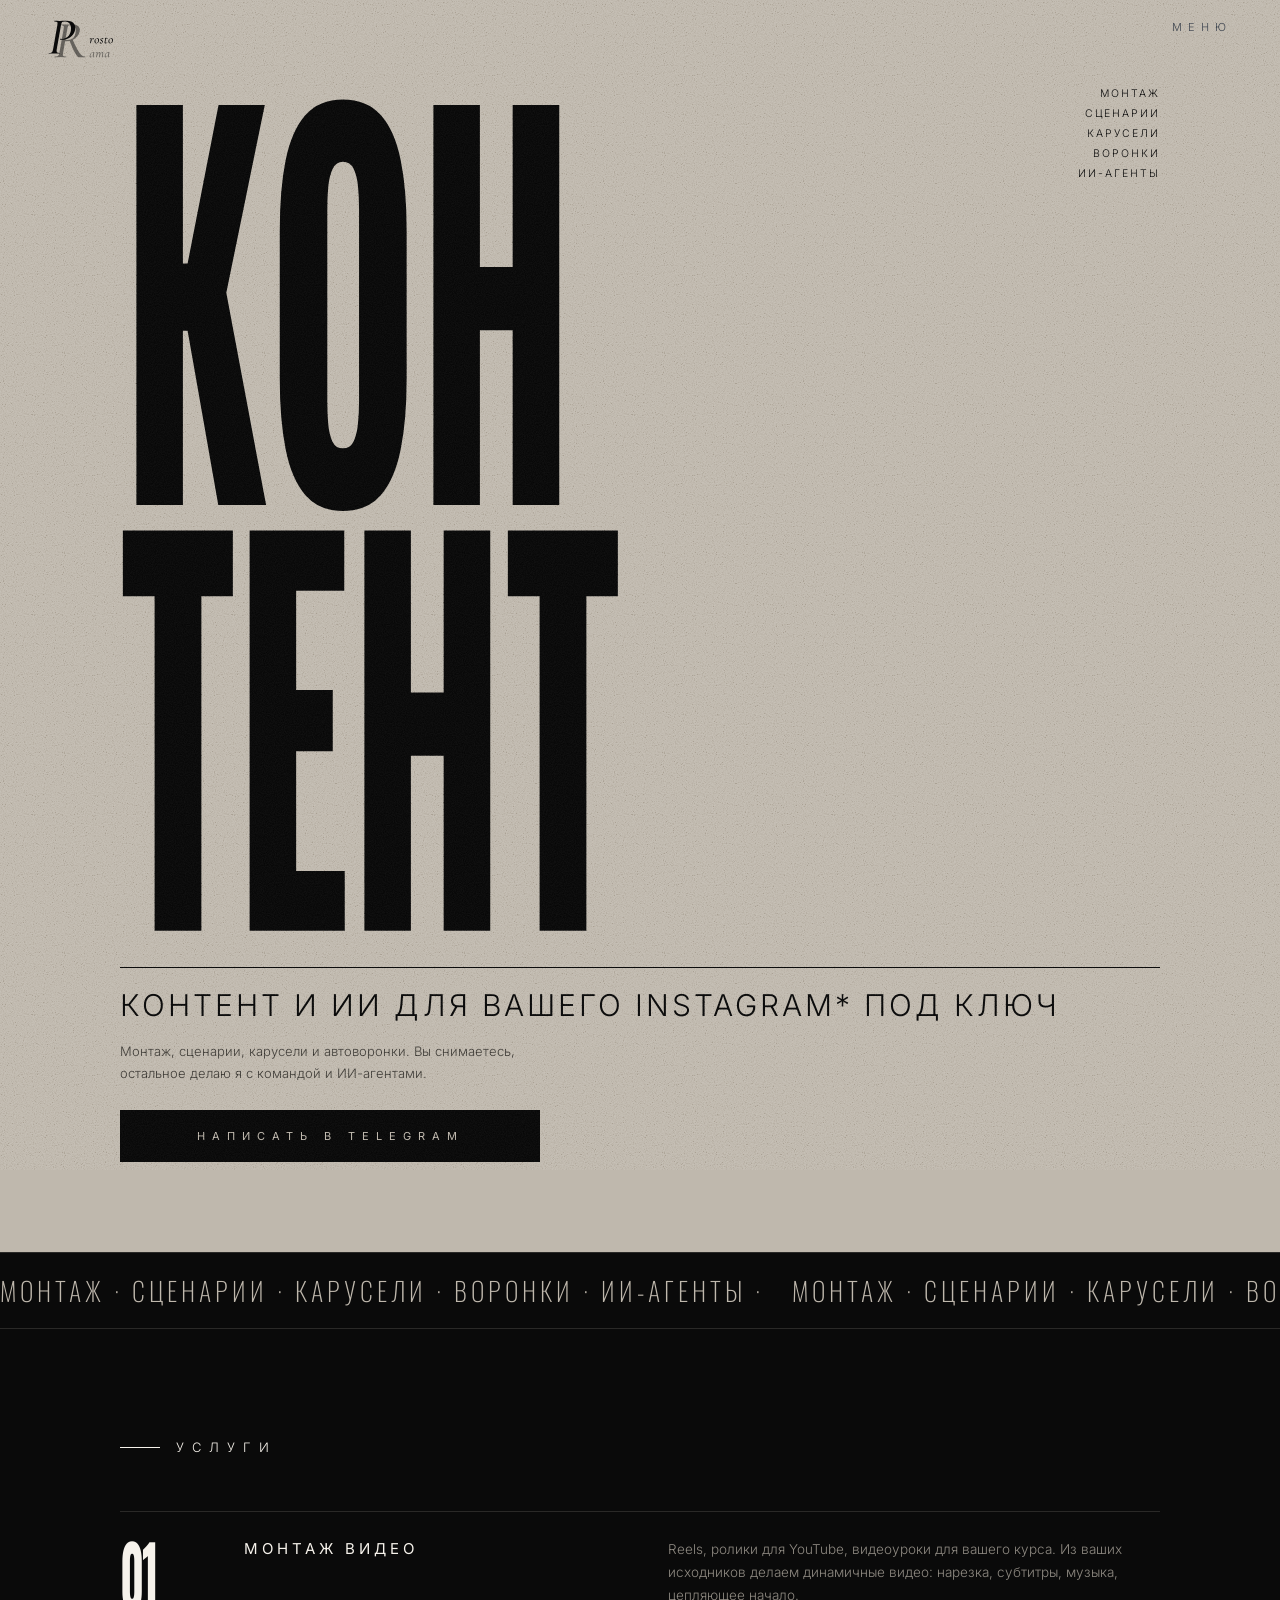
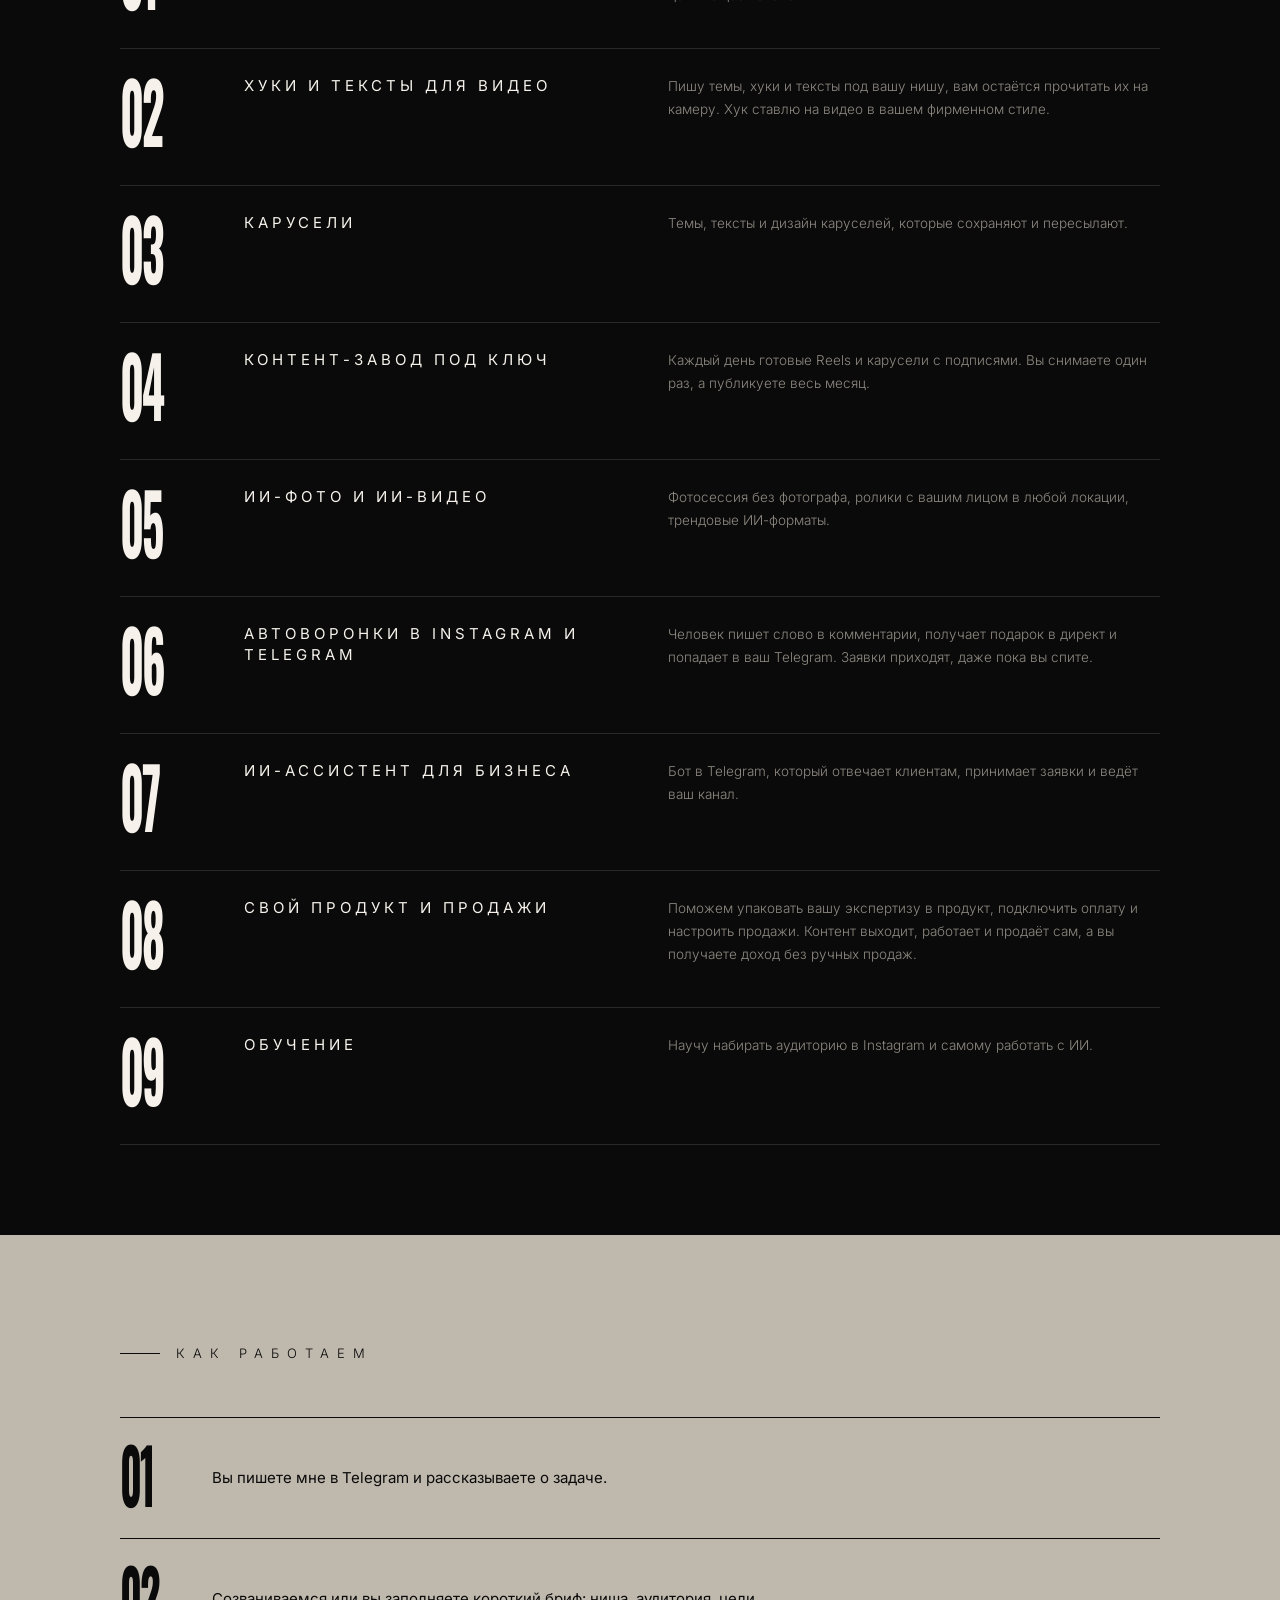
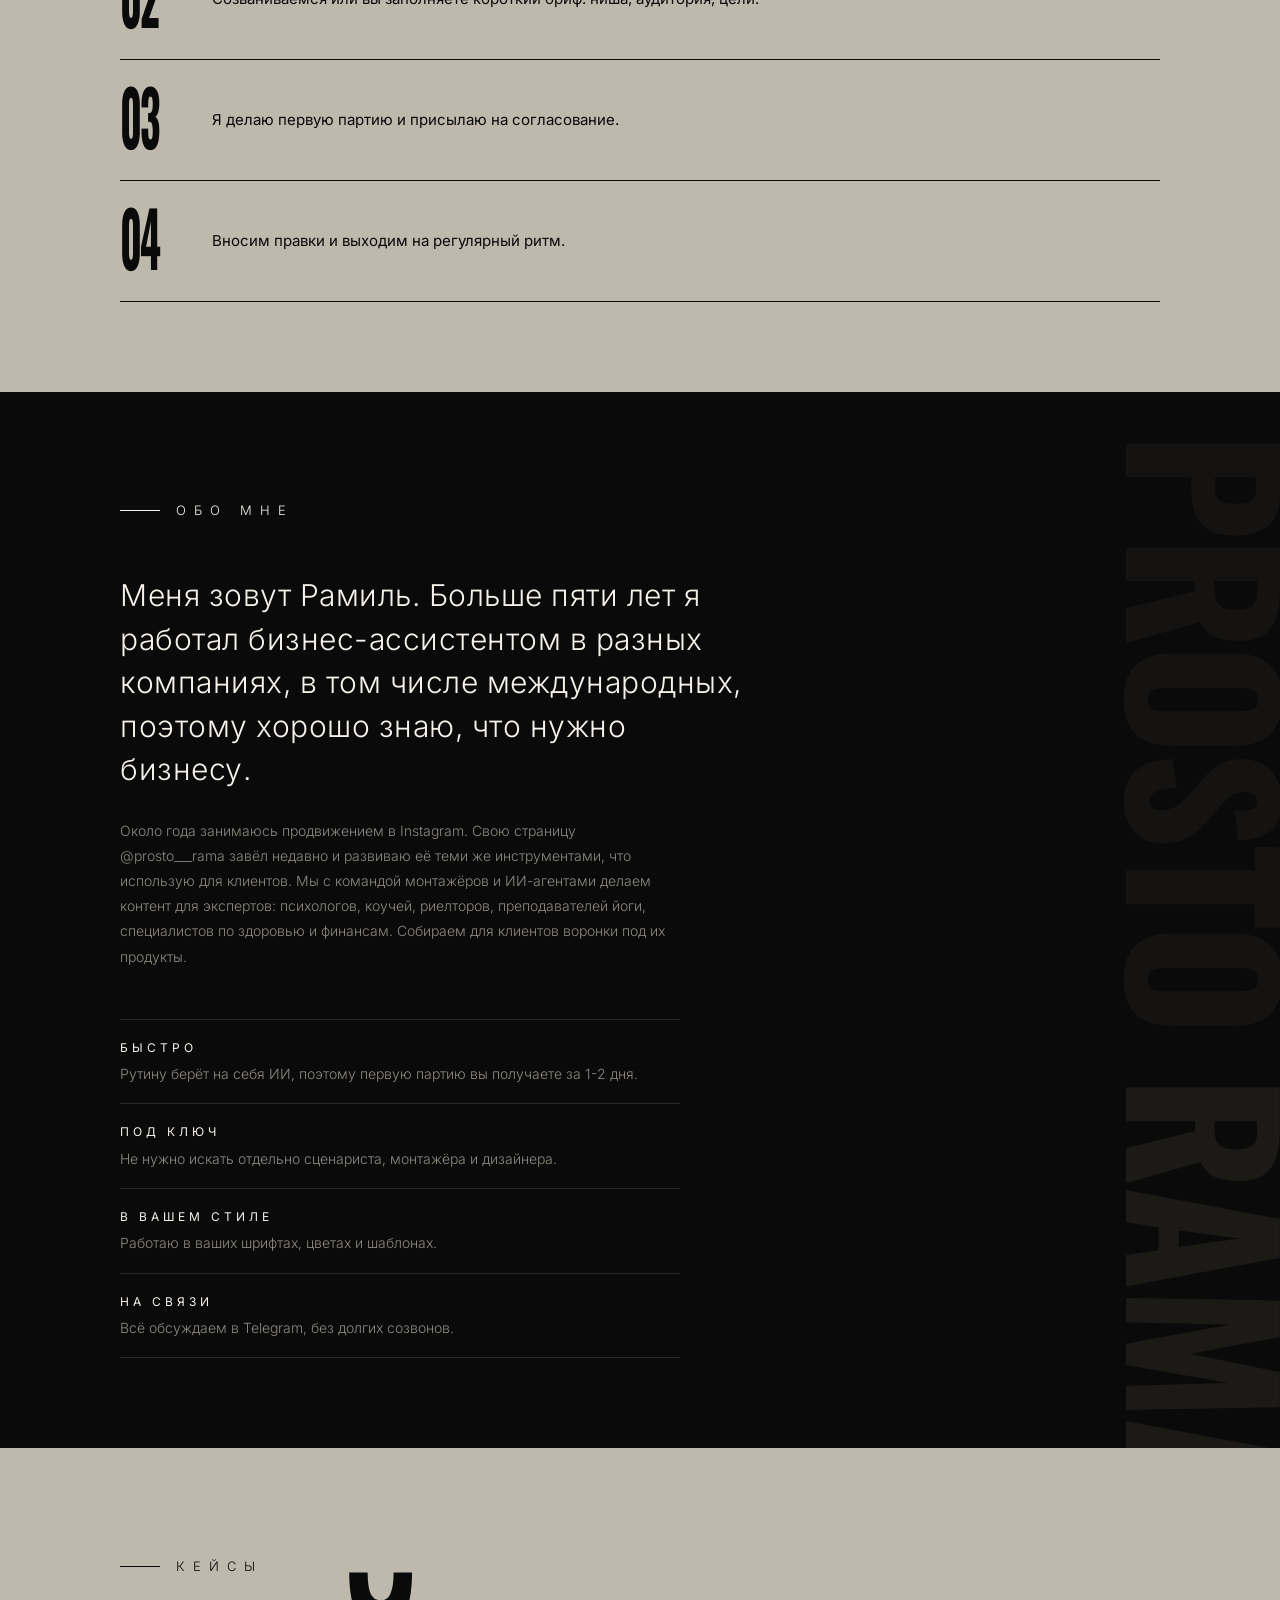
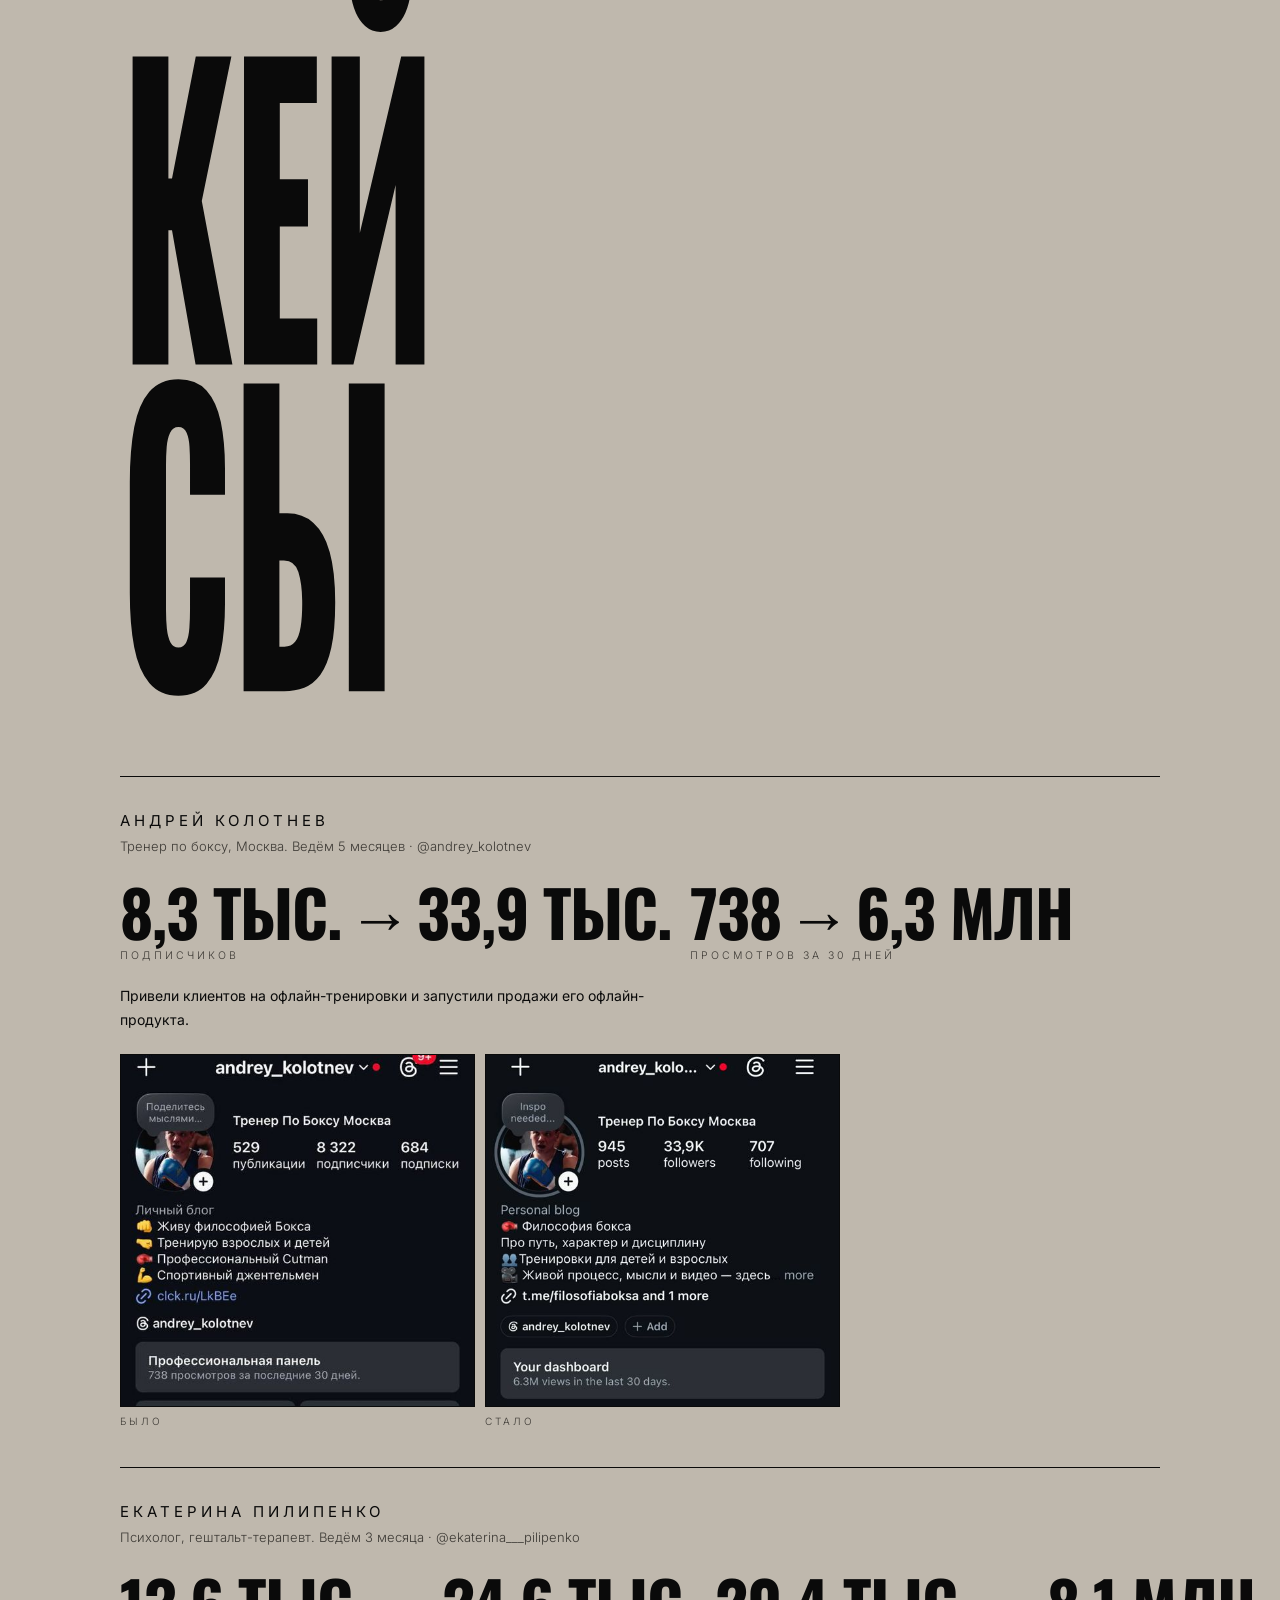
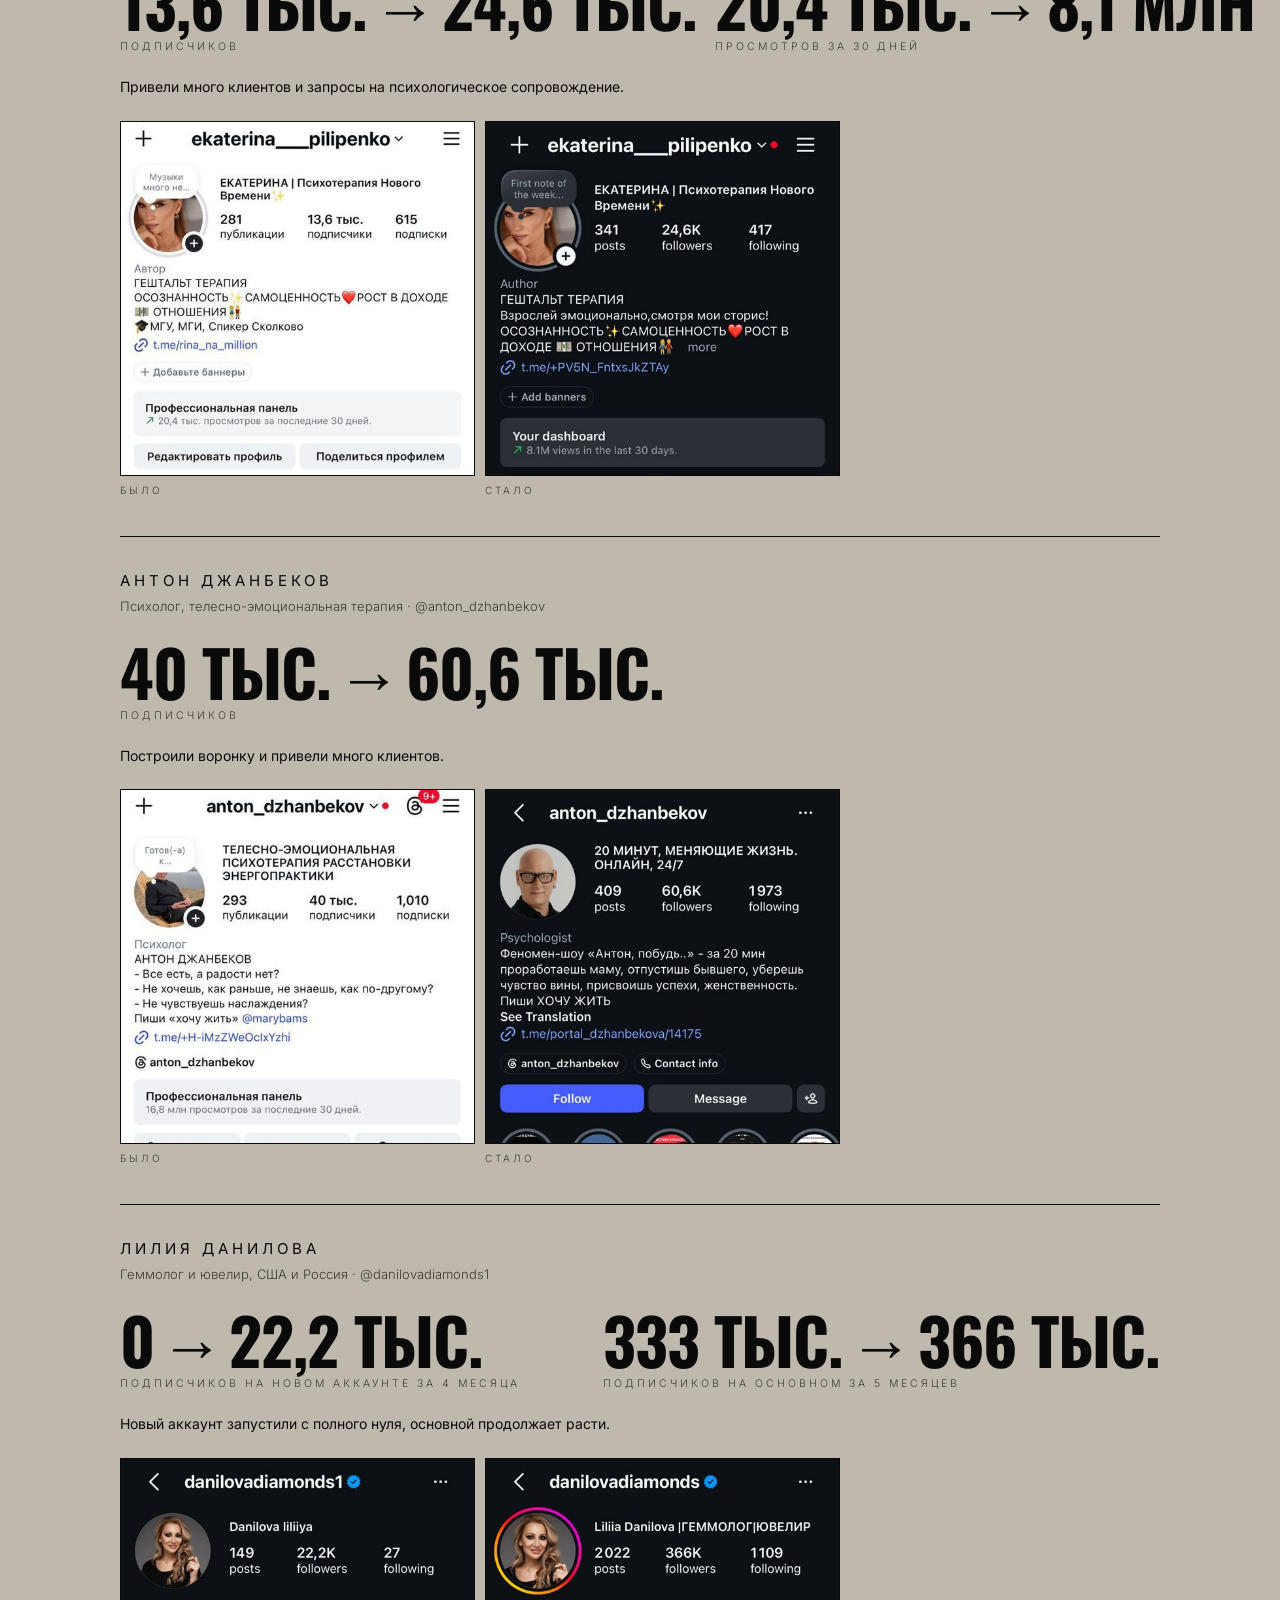
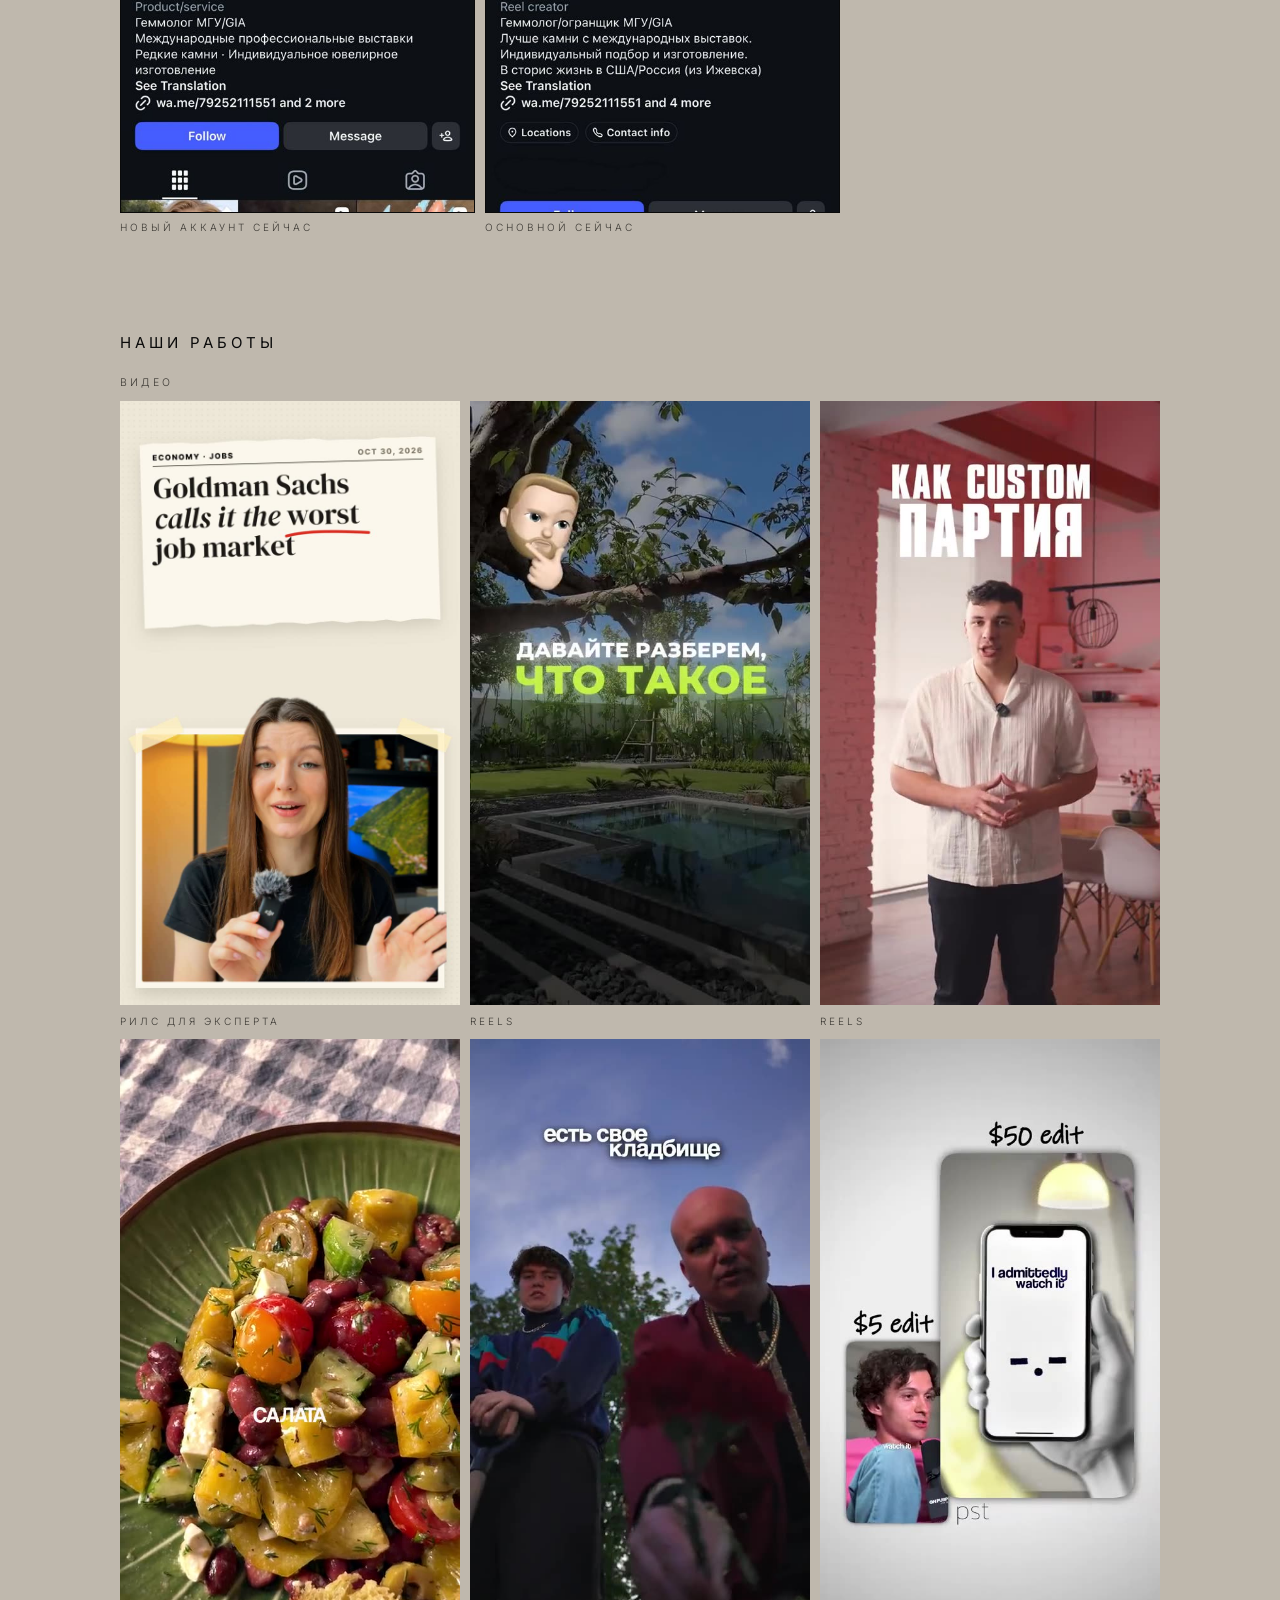
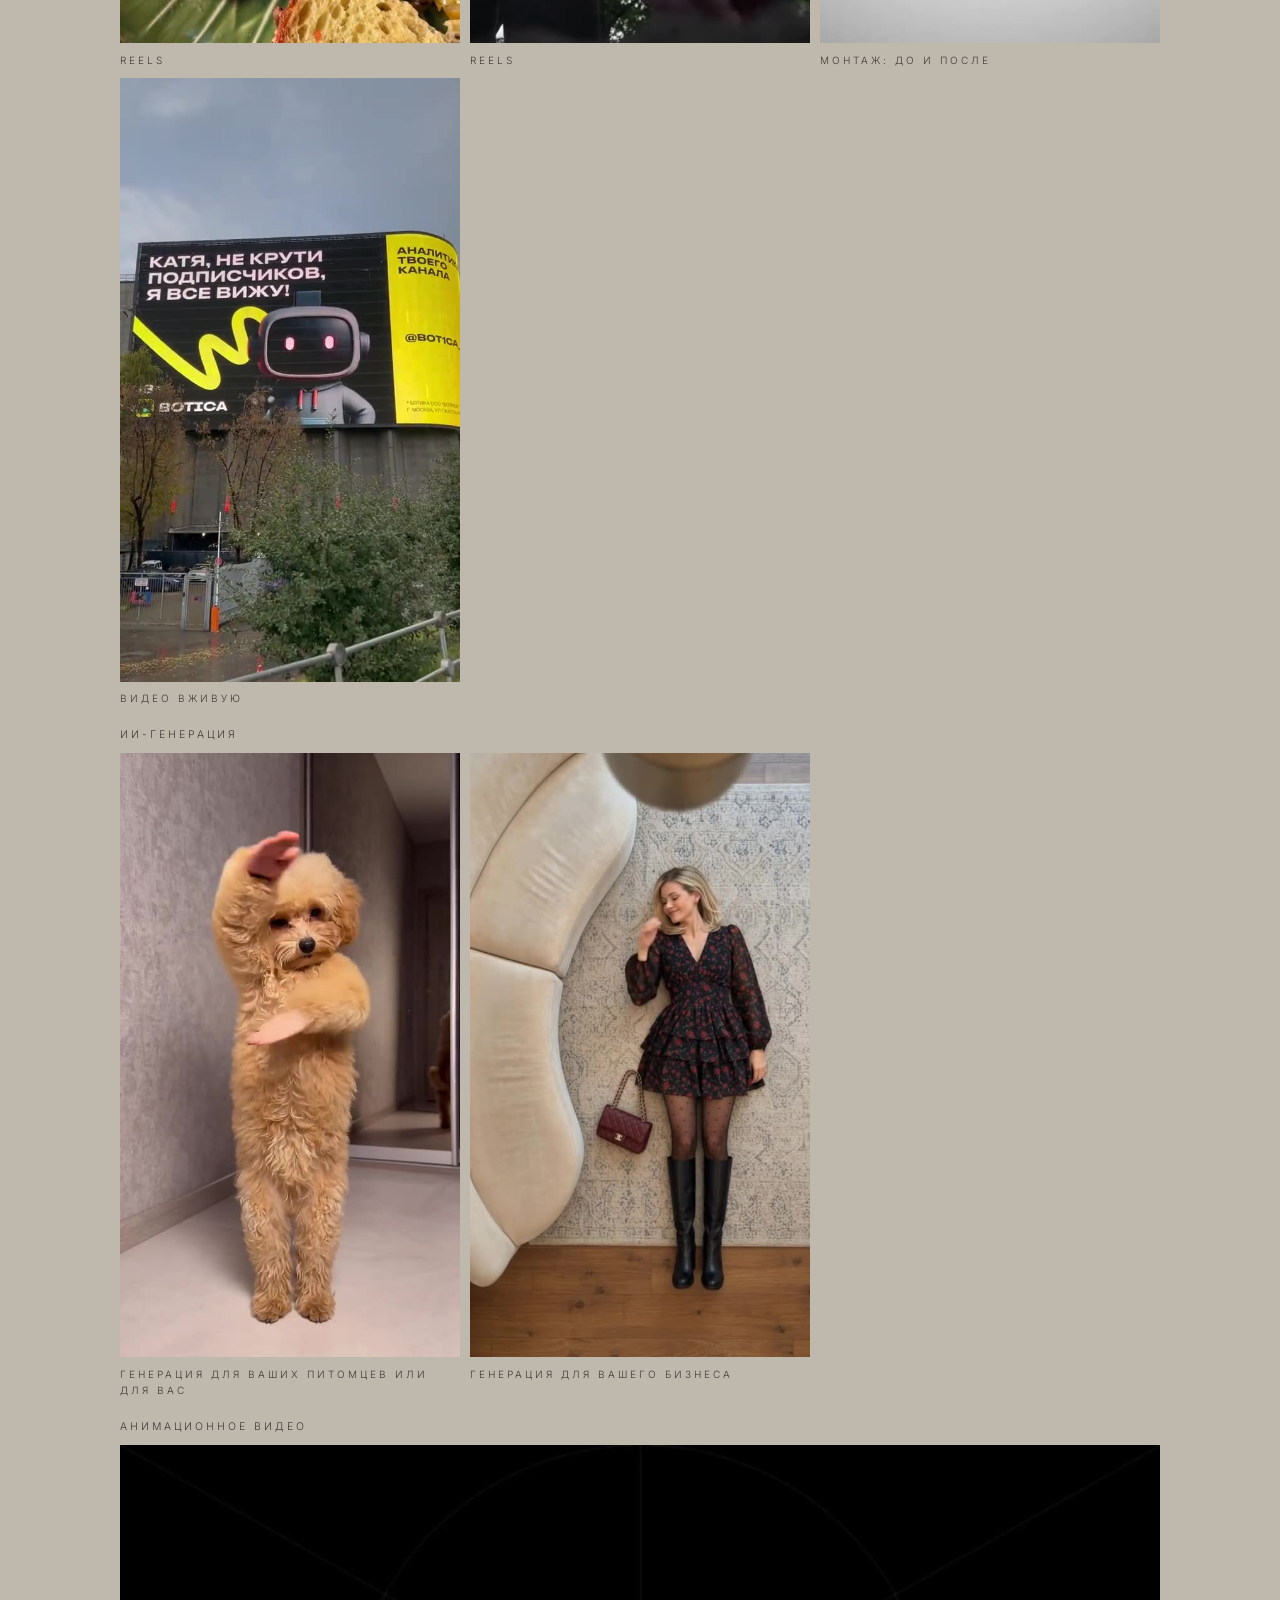
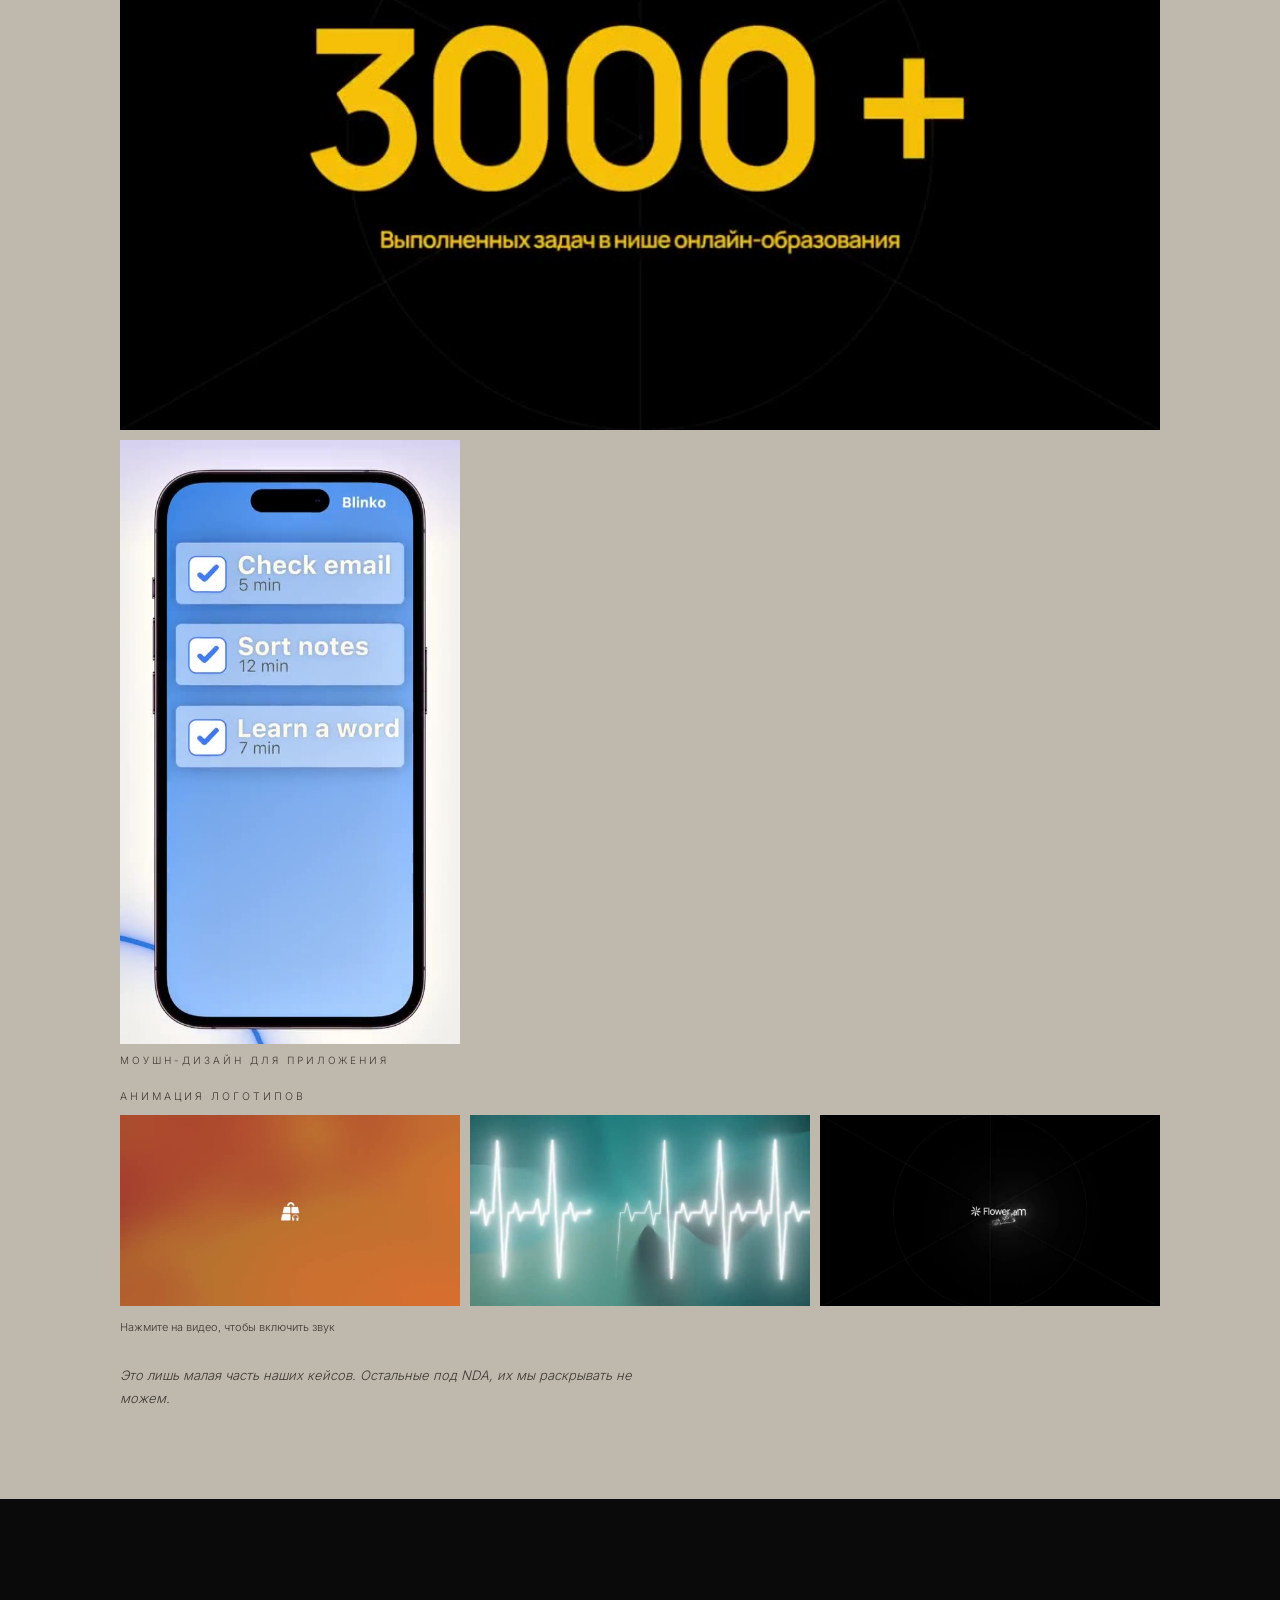
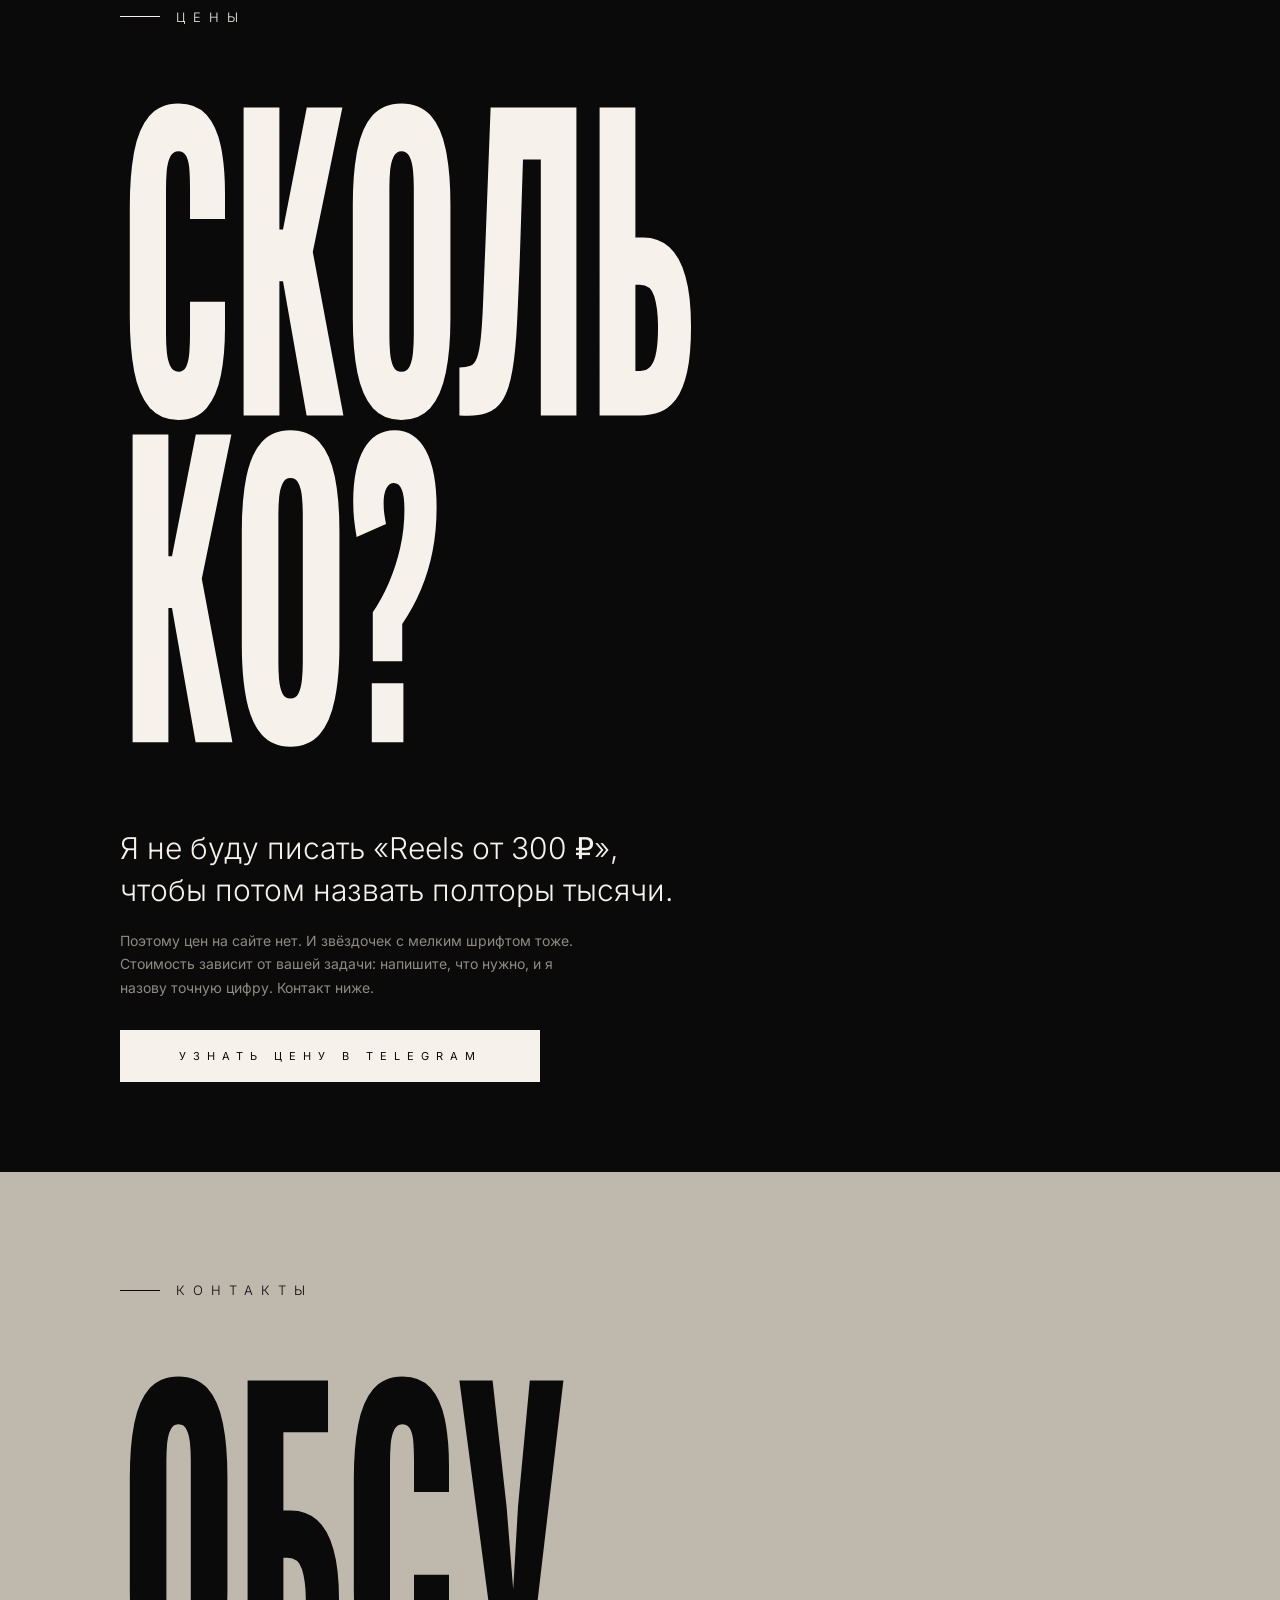
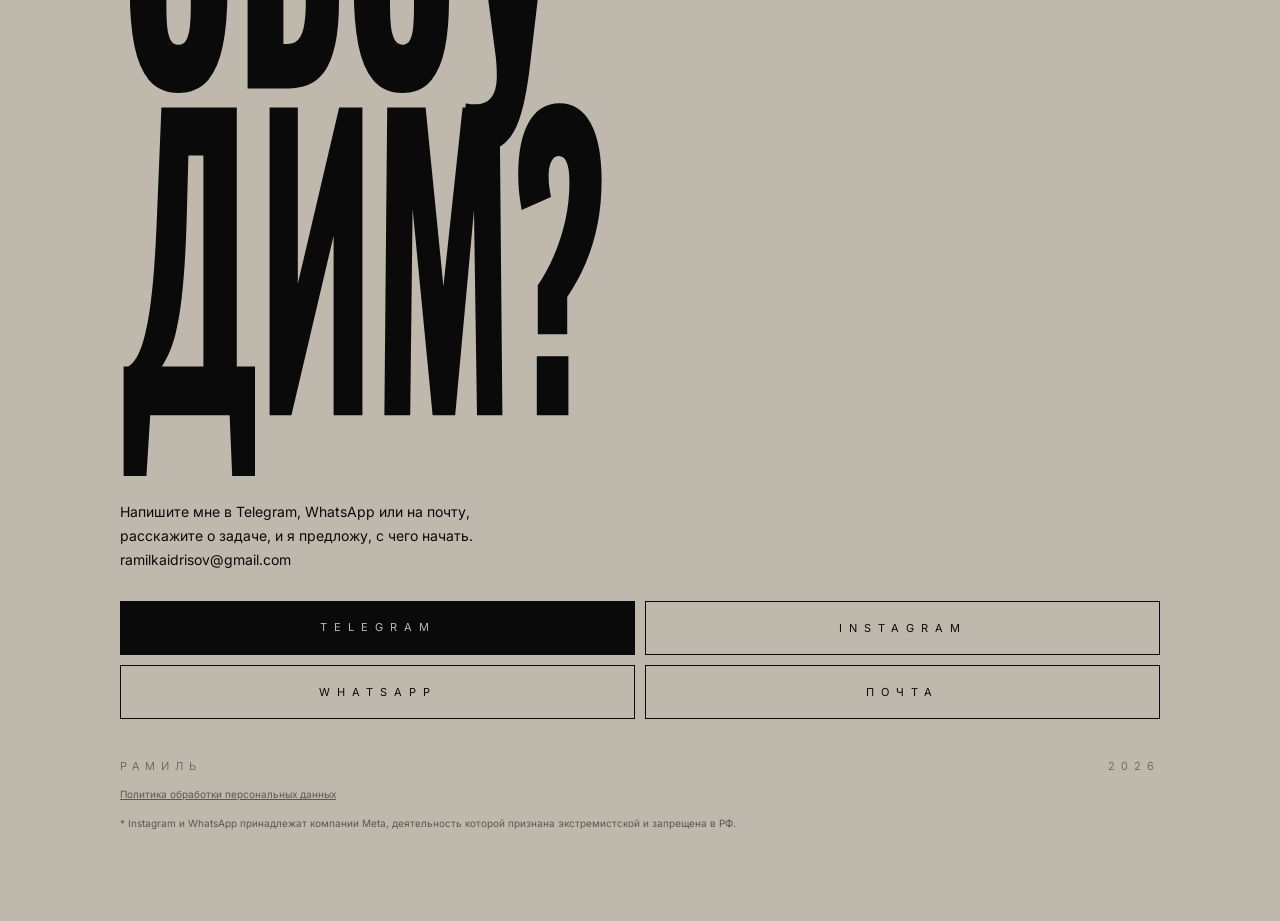
<file: index.html>
<!doctype html>
<html lang="ru">
<head>
<meta charset="utf-8">
<meta name="viewport" content="width=device-width, initial-scale=1">
<title>Монтаж Reels и контент для экспертов и бизнеса | prosto rama</title>
<meta name="google-site-verification" content="ZGV5zff4u14EHbESY9PzGiMt5DJFYqwbWnJImDpUG7Y">
<meta name="description" content="Монтаж Reels, хуки и сценарии, карусели, ИИ-фото и видео, автоворонки и ИИ-ассистенты. Контент под ключ для экспертов и бизнеса в Instagram и Telegram. Первая партия за 1–2 дня.">
<meta property="og:type" content="website">
<meta property="og:url" content="https://prostorama.github.io/">
<meta property="og:site_name" content="prosto rama">
<meta property="og:title" content="Монтаж Reels и контент для экспертов и бизнеса | prosto rama">
<meta property="og:description" content="Монтаж Reels, хуки и сценарии, карусели, ИИ-фото и видео, автоворонки и ИИ-ассистенты. Контент под ключ для экспертов и бизнеса в Instagram и Telegram. Первая партия за 1–2 дня.">
<meta property="og:image" content="https://prostorama.github.io/img/og.png">
<meta property="og:image:width" content="1200">
<meta property="og:image:height" content="630">
<meta name="twitter:card" content="summary_large_image">
<link rel="icon" href="/favicon.ico" sizes="48x48">
<link rel="icon" type="image/png" sizes="192x192" href="img/favicon-192.png">
<link rel="icon" type="image/png" sizes="96x96" href="img/favicon-96.png">
<link rel="icon" type="image/png" sizes="32x32" href="img/favicon-32.png">
<link rel="apple-touch-icon" href="img/apple-touch-icon.png">
<link href="fonts/fonts.css" rel="stylesheet">
<style>
:root{--dust:#BFB8AD;--ink:#0A0A0A;--bone:#F6F2EB;--ash:#8F8A82;--pad:22px}
*{box-sizing:border-box;margin:0;padding:0}
html{scroll-behavior:smooth}
body{font-family:Inter,sans-serif;font-weight:300;background:var(--ink);color:var(--bone);-webkit-font-smoothing:antialiased}
a{color:inherit;text-decoration:none}
/* film grain over the whole page: grey noise in soft-light keeps the average colour, so Safari's
   tinted status/address bars (sampled from the plain background) match the grained page */
body:after{content:'';position:fixed;inset:-30vh 0;pointer-events:none;z-index:50;opacity:.45;mix-blend-mode:soft-light;
  background:url("data:image/svg+xml;utf8,<svg xmlns='http://www.w3.org/2000/svg' width='200' height='200'><filter id='n'><feTurbulence type='fractalNoise' baseFrequency='.9' numOctaves='3'/><feColorMatrix values='1 0 0 0 -.2  1 0 0 0 -.2  1 0 0 0 -.2  0 0 0 0 1'/></filter><rect width='100%' height='100%' filter='url(%23n)'/></svg>")}
.cap{font-size:11px;letter-spacing:6px;text-transform:uppercase;font-weight:300}
.dust{background:var(--dust);color:var(--ink)}
.dark{background:var(--ink);color:var(--bone)}
section{position:relative;overflow:hidden;padding:110px var(--pad) 90px}
.in{max-width:1040px;margin:0 auto;position:relative}
#about .in{z-index:2}
/* media sits above the grain overlay so photos and videos stay clean */
video,.shots img{position:relative;z-index:51}
.btn{display:block;text-align:center;padding:19px;font-size:11px;letter-spacing:7px;text-transform:uppercase;font-weight:400;transition:opacity .2s}
.btn:hover{opacity:.75}
.dust .btn.solid{background:var(--ink);color:var(--dust)}
.dark .btn.line{border:1px solid var(--bone)}
.dust .btn.line{border:1px solid var(--ink)}
h2{font-weight:300;font-size:13px;letter-spacing:8px;text-transform:uppercase;margin-bottom:56px;display:flex;align-items:center;gap:16px}
h2:before{content:'';width:40px;height:1px;background:currentColor}
/* stretched condensed type, like long silhouettes */
/* scaleY stretches the word over the buttons below without moving them; let taps pass through */
.tall{pointer-events:none;font-family:Oswald;font-weight:700;text-transform:uppercase;line-height:.86;transform:scaleY(1.9);transform-origin:top left;letter-spacing:-2px}

/* header */
header{position:fixed;top:0;left:0;right:0;z-index:60;display:flex;justify-content:space-between;align-items:center;padding:20px var(--pad);mix-blend-mode:difference;color:#fff}
/* logo scrolls away with the first screen; only the menu button stays fixed */
.logo{position:absolute;top:20px;left:var(--pad);z-index:60;color:var(--ink)}
.logo svg{display:block;height:38px;width:auto}
header{justify-content:flex-end}
header button{background:none;border:0;color:inherit;font:inherit;cursor:pointer}
nav{position:fixed;inset:0;z-index:65;background:var(--ink);color:var(--bone);display:flex;flex-direction:column;justify-content:center;padding:0 var(--pad);gap:26px;opacity:0;pointer-events:none;transition:opacity .3s}
nav.open{opacity:1;pointer-events:auto}
nav a{font-family:Oswald;font-weight:200;font-size:44px;text-transform:uppercase;letter-spacing:2px}
nav .x{position:absolute;top:20px;right:var(--pad)}

/* 1 hero: dust */
#top{min-height:100svh;padding-top:70px;display:flex;flex-direction:column}
#top .in{flex:1;display:flex;flex-direction:column;width:100%}
.hero-word{--fs:clamp(118px,32vw,260px);font-size:var(--fs);height:calc(var(--fs)*3.45)}
.hero-list{position:absolute;top:14px;right:0;text-align:right;font-size:10.5px;line-height:1.9;letter-spacing:2px;text-transform:uppercase}
.hero-bottom{margin-top:auto;border-top:1px solid var(--ink);padding-top:16px}
#top h1{font-weight:300;font-size:clamp(18px,2.6vw,30px);line-height:1.4;letter-spacing:3px;text-transform:uppercase}
#top p{font-size:13px;line-height:1.7;margin:14px 0 26px;max-width:460px;color:#3d3a35}

/* 2 services: dark */
.svc{border-top:1px solid #2a2927;padding:26px 0;display:grid;grid-template-columns:78px 1fr;gap:6px 14px}
.svc:last-child{border-bottom:1px solid #2a2927}
.svc .num{font-size:44px;height:84px;color:var(--bone);grid-row:span 2}
.svc h3{font-weight:400;font-size:15px;letter-spacing:4px;text-transform:uppercase;line-height:1.4}
.svc p{font-size:13.5px;line-height:1.7;color:var(--ash)}

/* 3 how: dust */
.step{display:grid;grid-template-columns:78px 1fr;gap:14px;padding:22px 0;border-top:1px solid var(--ink)}
.step:last-child{border-bottom:1px solid var(--ink)}
.step .num{font-size:40px;height:76px}
.step p{font-size:15px;line-height:1.6;font-weight:400;align-self:center}

/* 4 about: dark with vertical name */
.vname{position:absolute;top:40px;bottom:-20px;right:-6px;writing-mode:vertical-rl;font-family:Archivo,Oswald;font-weight:700;font-size:190px;line-height:.78;color:#141312;letter-spacing:-4px;z-index:1;user-select:none;white-space:nowrap}
.vname span{color:#1C1A17}
#about .lead{font-size:clamp(20px,3vw,30px);line-height:1.45;font-weight:300;letter-spacing:.5px;max-width:640px;margin-right:90px}
#about .txt{font-size:14px;line-height:1.8;color:var(--ash);margin:26px 90px 0 0;max-width:560px}
.why{margin:50px 90px 0 0;max-width:560px}
.why div{padding:18px 0;border-top:1px solid #2a2927;font-size:14px;line-height:1.6;color:var(--ash)}
.why div:last-child{border-bottom:1px solid #2a2927}
.why b{display:block;font-weight:400;color:var(--bone);letter-spacing:4px;text-transform:uppercase;font-size:12px;margin-bottom:6px}

/* cases: dust */
.k-word{--fs:clamp(84px,24vw,200px);font-size:var(--fs);height:calc(var(--fs)*3.45);margin-bottom:56px}
.case{border-top:1px solid var(--ink);padding:34px 0 40px}
.case:last-child{border-bottom:1px solid var(--ink)}
.case h3{font-weight:400;font-size:15px;letter-spacing:4px;text-transform:uppercase}
.case .niche{font-size:13px;color:#3d3a35;margin:6px 0 22px;line-height:1.6}
.stats{display:grid;gap:18px;margin-bottom:22px}
.stat .big{font-family:Oswald;font-weight:700;white-space:nowrap;font-size:clamp(30px,8.6vw,64px);line-height:1;letter-spacing:-1px;text-transform:uppercase}
.stat .big i{font-style:normal;font-weight:200;margin:0 6px}
.stat .lab{font-size:10.5px;letter-spacing:3px;text-transform:uppercase;margin-top:6px;color:#3d3a35}
.res{font-size:14px;line-height:1.7;font-weight:400;margin-bottom:22px;max-width:560px}
.shots{display:grid;grid-template-columns:1fr 1fr;gap:10px}
.shots figure{margin:0;min-width:0}
.shots img{width:100%;display:block;border:1px solid var(--ink)}
.shots figcaption{font-size:10px;letter-spacing:3px;text-transform:uppercase;margin-top:8px;color:#3d3a35}
.works{margin-top:60px}
.w-h{font-weight:400;font-size:15px;letter-spacing:4px;text-transform:uppercase;margin-bottom:24px}
.w-cap{font-size:10.5px;letter-spacing:3px;text-transform:uppercase;color:#3d3a35;margin:22px 0 12px}
.reel-row{display:grid;grid-template-columns:1fr 1fr;gap:10px}
.reel-row figure{margin:0;min-width:0}
.reel-row video{width:100%;aspect-ratio:9/16;object-fit:cover;display:block;background:#000;cursor:pointer}
.reel-row figcaption{font-size:10px;letter-spacing:3px;line-height:1.6;text-transform:uppercase;margin-top:8px;color:#3d3a35}
.anim video{width:100%;aspect-ratio:16/9;object-fit:cover;display:block;background:#000;cursor:pointer}
.logo-row{display:grid;gap:10px}
.logo-row video{width:100%;aspect-ratio:16/9;object-fit:cover;display:block;background:#000}
.w-tip{font-size:11px;color:#3d3a35;margin-top:14px}
@media (min-width:860px){.logo-row{grid-template-columns:repeat(3,1fr)}.reel-row{grid-template-columns:repeat(3,1fr)}}
.k-note{font-size:13px;line-height:1.7;margin-top:30px;max-width:520px;color:#3d3a35;font-style:italic}
#prices.dark .p-txt{color:var(--ash)}
@media (min-width:860px){.stats{grid-template-columns:1fr 1fr}.shots{max-width:720px}}

/* 5 prices: dust */
.p-word{--fs:clamp(84px,24vw,200px);font-size:var(--fs);height:calc(var(--fs)*3.45);margin-bottom:56px}
#prices .p-lead{font-size:clamp(20px,3vw,30px);line-height:1.4;font-weight:300;max-width:640px}
#prices .p-txt{font-size:14px;line-height:1.7;max-width:460px;margin:18px 0 30px;font-weight:400;color:#3d3a35}
#prices .btn{max-width:420px}
.dark .btn.solid{background:var(--bone);color:var(--ink)}

/* 6 contacts: dust */
#contact{min-height:90svh;display:flex;flex-direction:column}
#contact .in{flex:1;display:flex;flex-direction:column;width:100%}
.c-word{--fs:clamp(84px,24vw,200px);font-size:var(--fs);height:calc(var(--fs)*3.45);margin-bottom:56px}
#contact p{font-size:14px;line-height:1.7;max-width:420px;margin:0 0 30px;font-weight:400}
.c-btns{display:grid;gap:10px;margin-top:auto}
footer{display:flex;justify-content:space-between;margin-top:40px;color:#5b5750}
#contact .meta-note{font-size:10px;line-height:1.5;color:#5b5750;margin:14px 0 0;max-width:none}
#contact .meta-note a{text-decoration:underline;color:inherit}

@media (min-width:860px){
  :root{--pad:48px}
  .svc{grid-template-columns:110px 1fr 1.2fr}.svc .num{grid-row:auto}
  .c-btns{grid-template-columns:1fr 1fr}
  #top .btn{max-width:420px}
}

/* motion (16.11): hero letter rise, marquee band, scroll reveal, card spotlight (kept on with iOS Reduce Motion by owner's choice) */
.hero-word .ch{display:inline-block;opacity:0;transform:translateY(.35em);transition:opacity .7s cubic-bezier(.2,.7,.2,1),transform .9s cubic-bezier(.2,.7,.2,1)}
.hero-list span{display:block;opacity:0;filter:blur(8px);transition:opacity .8s,filter .8s}
.ready .hero-word .ch{opacity:1;transform:none}
.ready .hero-list span{opacity:1;filter:none}
.band{background:var(--ink);color:var(--dust);overflow:hidden;padding:18px 0;border-top:1px solid #2a2927;border-bottom:1px solid #2a2927}
.band .track{display:flex;width:max-content;animation:band 28s linear infinite}
.band span{font-family:Oswald;font-weight:200;font-size:26px;letter-spacing:4px;text-transform:uppercase;white-space:nowrap;padding-right:28px}
@keyframes band{to{transform:translateX(-50%)}}
.rv{opacity:0;transform:translateY(26px);filter:blur(6px);transition:opacity .9s cubic-bezier(.2,.7,.2,1),transform .9s cubic-bezier(.2,.7,.2,1),filter .9s}
.rv.on{opacity:1;transform:none;filter:none}
.svc{position:relative}
.svc:before{content:'';position:absolute;inset:0;pointer-events:none;opacity:0;transition:opacity .3s;
  background:radial-gradient(260px circle at var(--mx,50%) var(--my,50%),rgba(191,184,173,.10),transparent 70%)}
@media (hover:hover){.svc:hover:before{opacity:1}}

/* sticky contact button on phones: hidden on the first screen and at the contacts */
.fab{position:fixed;left:var(--pad);right:var(--pad);bottom:calc(14px + env(safe-area-inset-bottom));z-index:62;background:var(--ink);color:var(--bone);border:1px solid var(--dust);
  transform:translateY(140%);transition:transform .45s cubic-bezier(.2,.7,.2,1);box-shadow:0 10px 30px rgba(0,0,0,.35)}
.fab.show{transform:none}
@media (min-width:900px){.fab{display:none}}
</style>
<script type="application/ld+json">{"@context": "https://schema.org", "@type": "ProfessionalService", "name": "prosto rama", "url": "https://prostorama.github.io/", "image": "https://prostorama.github.io/img/og.png", "description": "Монтаж Reels, хуки и сценарии, карусели, ИИ-фото и видео, автоворонки и ИИ-ассистенты. Контент под ключ для экспертов и бизнеса в Instagram и Telegram. Первая партия за 1–2 дня.", "founder": {"@type": "Person", "name": "Рамиль"}, "knowsLanguage": ["ru", "en"], "sameAs": ["https://instagram.com/prosto___rama", "https://t.me/disapointmeee"], "hasOfferCatalog": {"@type": "OfferCatalog", "name": "Услуги", "itemListElement": [{"@type": "Offer", "itemOffered": {"@type": "Service", "name": "Монтаж Reels и видео"}}, {"@type": "Offer", "itemOffered": {"@type": "Service", "name": "Хуки и сценарии для видео"}}, {"@type": "Offer", "itemOffered": {"@type": "Service", "name": "Карусели для Instagram"}}, {"@type": "Offer", "itemOffered": {"@type": "Service", "name": "Контент-завод под ключ"}}, {"@type": "Offer", "itemOffered": {"@type": "Service", "name": "ИИ-фото и ИИ-видео"}}, {"@type": "Offer", "itemOffered": {"@type": "Service", "name": "Автоворонки в Instagram и Telegram"}}, {"@type": "Offer", "itemOffered": {"@type": "Service", "name": "ИИ-ассистент для бизнеса"}}, {"@type": "Offer", "itemOffered": {"@type": "Service", "name": "Упаковка продукта и продажи"}}, {"@type": "Offer", "itemOffered": {"@type": "Service", "name": "Обучение Instagram и ИИ"}}]}}</script>
<!-- Yandex.Metrika counter -->
<script type="text/javascript">
    (function(m,e,t,r,i,k,a){
        m[i]=m[i]||function(){(m[i].a=m[i].a||[]).push(arguments)};
        m[i].l=1*new Date();
        for (var j = 0; j < document.scripts.length; j++) {if (document.scripts[j].src === r) { return; }}
        k=e.createElement(t),a=e.getElementsByTagName(t)[0],k.async=1,k.src=r,a.parentNode.insertBefore(k,a)
    })(window, document,'script','https://mc.yandex.ru/metrika/tag.js?id=114287089', 'ym');

    ym(114287089, 'init', {ssr:true, webvisor:true, clickmap:true, ecommerce:"dataLayer", referrer: document.referrer, url: location.href, accurateTrackBounce:true, trackLinks:true});
</script>
<noscript><div><img src="https://mc.yandex.ru/watch/114287089" style="position:absolute; left:-9999px;" alt="" /></div></noscript>
<!-- /Yandex.Metrika counter -->
</head>
<body>

<a href="#top" class="logo" aria-label="prosto rama"><svg xmlns="http://www.w3.org/2000/svg" aria-hidden="true" viewBox="-0.2 -108.8 212.6 123.2"><path d="M21.46 11.9Q20.78 11.9 20.78 10.88Q20.78 9.86 21.46 9.86Q26.86 9.86 29.86 8.97Q32.86 8.08 34.36 5.53Q35.86 2.98 36.71 -1.87L50.57 -80.58Q51.5 -85.51 51.07 -87.97Q50.63 -90.44 48.19 -91.38Q45.75 -92.31 40.33 -92.31Q39.65 -92.31 39.65 -93.33Q39.65 -94.35 40.33 -94.35Q44.06 -94.35 48.79 -94.09Q53.52 -93.84 58.68 -93.84Q62.59 -93.84 68.03 -94.35Q73.47 -94.86 76.87 -94.86Q91.99 -94.86 98.26 -88.91Q104.52 -82.96 102.39 -71.57Q100.69 -62.27 94.37 -55.13Q88.04 -47.99 78.94 -43.98Q69.84 -39.97 59.8 -39.97Q58.65 -39.97 56.78 -40.1Q54.92 -40.23 54.11 -40.4L54.76 -45.02Q56.53 -44.6 58.94 -44.39Q61.35 -44.18 63.1 -44.18Q74.72 -44.18 80.76 -49.39Q86.8 -54.6 89.05 -66.71Q90.95 -76.22 89.27 -81.78Q87.59 -87.34 83.54 -89.69Q79.48 -92.04 73.94 -92.04Q70.2 -92.04 68.1 -91.48Q65.99 -90.92 64.78 -88.49Q63.56 -86.05 62.54 -80.24L48.6 -1.87Q47.75 2.98 48.09 5.53Q48.43 8.08 50.89 8.97Q53.34 9.86 58.58 9.86Q59.26 9.86 59.26 10.88Q59.26 11.9 58.75 11.9Q54.86 11.9 50.29 11.73Q45.73 11.56 40.23 11.56Q35.09 11.56 30.14 11.73Q25.19 11.9 21.46 11.9ZM99.24 11.9Q96.75 11.9 92.32 5.81Q87.9 -0.29 82.01 -12.5Q76.13 -24.71 69.24 -42.84L79.18 -46.31Q88.35 -25.36 95.14 -13.05Q101.94 -0.74 107.82 4.56Q113.7 9.86 119.86 9.86Q120.46 9.86 120.46 10.88Q120.46 11.9 119.86 11.9Q111.73 11.9 106.73 11.9Q101.74 11.9 99.24 11.9Z" fill="currentColor" opacity=".5"/><path d="M2.27 0Q1.84 0 1.84 -1.02Q1.84 -2.04 2.27 -2.04Q7.33 -2.04 10.07 -2.89Q12.82 -3.74 14.15 -6.29Q15.48 -8.84 16.33 -13.77L30.17 -92.48Q31.53 -99.87 29.78 -102.04Q28.02 -104.21 20.54 -104.21Q20.12 -104.21 20.12 -105.23Q20.12 -106.25 20.54 -106.25Q24.09 -106.25 28.48 -106Q32.88 -105.74 37.94 -105.74Q41.62 -105.74 47.29 -106.25Q52.96 -106.76 58.72 -106.76Q68.14 -106.76 75.36 -103.58Q82.58 -100.39 86.18 -93.81Q89.78 -87.23 87.81 -77.01Q86.28 -68.43 81.74 -62.27Q77.2 -56.1 71.08 -52.19Q64.96 -48.28 58.33 -46.41Q51.7 -44.54 45.92 -44.54Q43.95 -44.54 42.3 -44.71Q40.65 -44.88 38.95 -45.39Q38.51 -45.56 38.85 -46.93Q39.19 -48.31 39.78 -48.14Q41.06 -47.8 42.34 -47.63Q43.61 -47.46 44.8 -47.46Q50.99 -47.46 57.04 -50.23Q63.08 -53.01 67.71 -58.76Q72.33 -64.51 73.88 -73.61Q75.6 -83.32 73.28 -90.05Q70.96 -96.78 66.09 -100.36Q61.23 -103.94 55.21 -103.94Q50.61 -103.94 48.1 -103.23Q45.59 -102.52 44.3 -100.04Q43.01 -97.57 41.9 -92.14L28.13 -13.77Q26.94 -6.46 28.69 -4.25Q30.45 -2.04 37.86 -2.04Q38.28 -2.04 38.28 -1.02Q38.28 0 37.86 0Q34.31 0 29.66 -0.17Q25.01 -0.34 19.68 -0.34Q14.78 -0.34 10.26 -0.17Q5.73 0 2.27 0Z" fill="currentColor"/><path d="M138.84 -33.83 138.42 -33.87Q138.79 -35.86 139.39 -38.09Q139.98 -40.32 140.73 -42.44Q141.49 -44.56 142.37 -46.28Q143.25 -48 144.2 -49.02Q145.16 -50.05 146.14 -50.05Q146.75 -50.05 147.36 -49.73Q147.97 -49.41 148.35 -48.86Q148.73 -48.32 148.6 -47.68Q148.51 -47.13 148.11 -46.74Q147.71 -46.35 147.1 -46.35Q146.47 -46.35 146.11 -46.69Q145.75 -47.02 145.47 -47.36Q145.19 -47.7 144.75 -47.7Q144.19 -47.7 143.53 -46.74Q142.86 -45.78 142.14 -44.22Q141.43 -42.65 140.78 -40.8Q140.13 -38.94 139.62 -37.1Q139.11 -35.26 138.84 -33.83ZM137.2 -33.12Q136.54 -33.12 136.33 -33.21Q136.12 -33.29 136.12 -33.41Q136.12 -33.56 136.36 -34.56Q136.6 -35.57 136.77 -36.57L138.26 -44.83Q138.52 -46.21 138.46 -46.94Q138.39 -47.67 138.13 -47.97Q137.88 -48.27 137.52 -48.27Q137 -48.27 136.34 -47.8Q135.69 -47.34 135.03 -46.68Q134.91 -46.56 134.74 -46.73Q134.57 -46.89 134.69 -47.04Q136.02 -48.59 137.16 -49.32Q138.3 -50.05 139.4 -50.05Q140.21 -50.05 140.64 -49.58Q141.07 -49.12 141.14 -48.03Q141.21 -46.94 140.86 -45.05L138.84 -33.83Q138.74 -33.12 137.2 -33.12Z M155.91 -32.87Q153.81 -32.87 152.49 -34.06Q151.17 -35.24 150.72 -37.21Q150.26 -39.19 150.7 -41.57Q151.19 -44.06 152.49 -46.01Q153.8 -47.96 155.68 -49.09Q157.55 -50.22 159.69 -50.22Q161.92 -50.22 163.26 -49.04Q164.6 -47.86 165.04 -45.9Q165.48 -43.93 165 -41.57Q164.48 -38.85 163.04 -36.88Q161.61 -34.92 159.72 -33.9Q157.84 -32.87 155.91 -32.87ZM157.36 -33.92Q158.98 -33.92 160.28 -35.46Q161.58 -37 162.07 -39.72Q162.38 -41.38 162.31 -43.04Q162.24 -44.71 161.79 -46.11Q161.33 -47.51 160.48 -48.36Q159.64 -49.21 158.39 -49.21Q156.82 -49.21 155.5 -47.69Q154.18 -46.17 153.64 -43.37Q153.3 -41.67 153.39 -39.99Q153.48 -38.32 153.95 -36.94Q154.42 -35.57 155.29 -34.75Q156.16 -33.92 157.36 -33.92Z M171.56 -33Q169.88 -33 168.66 -33.8Q167.44 -34.6 167.6 -35.74Q167.71 -36.4 168.14 -36.74Q168.57 -37.07 169.08 -37.07Q169.71 -37.07 170.04 -36.62Q170.38 -36.16 170.7 -35.58Q171.02 -35 171.55 -34.54Q172.07 -34.08 173.07 -34.08Q174.08 -34.08 174.66 -34.65Q175.24 -35.22 175.38 -36.36Q175.58 -37.68 175 -38.63Q174.43 -39.57 173.47 -40.34Q172.52 -41.1 171.6 -41.89Q170.68 -42.67 170.15 -43.64Q169.61 -44.6 169.87 -45.94Q170.1 -47.16 170.95 -48.1Q171.8 -49.04 173.04 -49.57Q174.28 -50.09 175.66 -50.09Q177.31 -50.09 178.35 -49.47Q179.4 -48.84 179.27 -47.87Q179.17 -47.19 178.71 -46.87Q178.24 -46.54 177.8 -46.54Q177.06 -46.54 176.7 -46.92Q176.34 -47.31 176.06 -47.81Q175.79 -48.32 175.36 -48.7Q174.94 -49.08 174.04 -49.08Q173.26 -49.08 172.73 -48.67Q172.2 -48.26 172.09 -47.52Q171.88 -46.3 172.45 -45.38Q173.03 -44.45 173.98 -43.66Q174.93 -42.87 175.86 -42.05Q176.79 -41.22 177.34 -40.21Q177.9 -39.2 177.67 -37.86Q177.48 -36.69 176.63 -35.56Q175.78 -34.43 174.48 -33.72Q173.18 -33 171.56 -33Z M186.24 -32.96Q185.37 -32.96 184.59 -33.28Q183.81 -33.6 183.44 -34.44Q183.06 -35.28 183.33 -36.81L185.08 -46.31Q185.36 -47.81 185.12 -48.2Q184.88 -48.58 183.66 -48.58Q183.49 -48.58 183.52 -48.87Q183.55 -49.16 183.68 -49.16Q185.33 -49.16 186.45 -50.16Q187.56 -51.15 188.04 -52.54Q188.08 -52.68 188.45 -52.65Q188.81 -52.62 188.77 -52.48L186.17 -37.91Q185.87 -36.28 186.35 -35.52Q186.83 -34.76 188.13 -34.76Q189.25 -34.76 190.18 -35.26Q191.11 -35.77 192.03 -36.54Q192.12 -36.63 192.29 -36.46Q192.47 -36.29 192.37 -36.19Q190.46 -34.46 189.01 -33.71Q187.57 -32.96 186.24 -32.96ZM192.39 -47.75Q192.3 -47.75 191.49 -47.87Q190.68 -47.98 189.57 -48.1Q188.45 -48.21 187.37 -48.21L187.45 -49.27Q188.63 -49.27 189.87 -49.35Q191.12 -49.43 192.12 -49.51Q193.11 -49.58 193.46 -49.58Q193.65 -49.58 193.72 -49.46Q193.8 -49.34 193.75 -49.17Q193.69 -48.83 193.26 -48.29Q192.83 -47.75 192.39 -47.75Z M201.08 -32.87Q198.98 -32.87 197.66 -34.06Q196.34 -35.24 195.88 -37.21Q195.43 -39.19 195.87 -41.57Q196.35 -44.06 197.66 -46.01Q198.97 -47.96 200.85 -49.09Q202.72 -50.22 204.85 -50.22Q207.09 -50.22 208.43 -49.04Q209.77 -47.86 210.21 -45.9Q210.65 -43.93 210.17 -41.57Q209.64 -38.85 208.21 -36.88Q206.78 -34.92 204.89 -33.9Q203.01 -32.87 201.08 -32.87ZM202.53 -33.92Q204.15 -33.92 205.45 -35.46Q206.75 -37 207.23 -39.72Q207.55 -41.38 207.48 -43.04Q207.41 -44.71 206.95 -46.11Q206.49 -47.51 205.65 -48.36Q204.8 -49.21 203.56 -49.21Q201.99 -49.21 200.67 -47.69Q199.35 -46.17 198.81 -43.37Q198.47 -41.67 198.56 -39.99Q198.65 -38.32 199.12 -36.94Q199.59 -35.57 200.46 -34.75Q201.33 -33.92 202.53 -33.92Z" fill="currentColor"/><path d="M137.32 12.45Q135.93 12.45 135.19 11.43Q134.44 10.41 134.75 8.08Q135.07 5.84 136.2 3.57Q137.33 1.3 138.96 -0.61Q140.59 -2.53 142.43 -3.7Q144.28 -4.86 145.97 -4.86Q146.76 -4.86 147.55 -4.57Q148.34 -4.27 148.91 -3.62Q149.48 -2.96 149.57 -1.89L147.56 -3.09Q148.13 -3.18 148.85 -3.78Q149.57 -4.38 149.89 -5.19Q149.97 -5.32 150.2 -5.26Q150.43 -5.2 150.39 -5.11L147.95 8.16Q147.55 10.46 148.53 10.46Q149 10.46 149.68 9.97Q150.36 9.48 151.17 8.67Q151.29 8.54 151.46 8.71Q151.63 8.88 151.5 9Q150.16 10.56 149.02 11.42Q147.89 12.28 146.8 12.28Q145.66 12.28 145.32 11.34Q144.98 10.4 145.36 8.16L146.38 2.28L147.15 1.57Q145.98 4.83 144.33 7.29Q142.67 9.75 140.86 11.1Q139.04 12.45 137.32 12.45ZM139.2 10.07Q140.32 10.07 141.5 9.19Q142.68 8.32 143.75 6.89Q144.82 5.47 145.6 3.8Q146.38 2.13 146.69 0.58Q147.02 -1.08 146.4 -2.15Q145.78 -3.22 144.31 -3.19Q142.95 -3.17 141.55 -2Q140.15 -0.82 139.07 1.17Q137.99 3.16 137.59 5.72Q137.24 7.99 137.68 9.03Q138.11 10.07 139.2 10.07Z M176.26 12.28Q175.09 12.28 174.79 11.31Q174.49 10.34 174.88 8.16L176.11 1.48Q176.49 -0.79 176.18 -1.89Q175.88 -3 174.83 -3Q173.63 -3 172.25 -1.34Q170.88 0.32 169.64 3.56Q168.4 6.8 167.57 11.53L167 11.49Q167.84 6.51 169.29 2.83Q170.74 -0.85 172.59 -2.85Q174.44 -4.86 176.46 -4.86Q178.12 -4.86 178.72 -3.55Q179.32 -2.24 178.8 0.69L177.45 8.16Q177.24 9.41 177.43 9.93Q177.62 10.46 178.07 10.46Q178.55 10.46 179.2 9.96Q179.86 9.46 180.67 8.67Q180.84 8.5 181 8.67Q181.17 8.83 181 9Q179.66 10.56 178.53 11.42Q177.41 12.28 176.26 12.28ZM156.66 12.24Q156 12.24 155.79 12.15Q155.57 12.07 155.57 11.95Q155.57 11.8 155.79 10.87Q156.01 9.93 156.18 8.93L157.93 -0.57Q158.33 -2.91 157.25 -2.91Q156.78 -2.91 156.07 -2.44Q155.36 -1.98 154.49 -1.07Q154.36 -0.9 154.19 -1.09Q154.01 -1.28 154.15 -1.42Q155.6 -3.11 156.8 -3.9Q158.01 -4.69 159.12 -4.69Q160.25 -4.69 160.57 -3.77Q160.89 -2.85 160.5 -0.8L158.32 11.53Q158.16 12.24 156.66 12.24ZM165.94 12.24Q165.28 12.24 165.07 12.15Q164.85 12.07 164.85 11.95Q164.85 11.8 165.08 10.8Q165.31 9.79 165.48 8.79L166.85 1.45Q167.2 -0.84 166.88 -1.92Q166.55 -3 165.55 -3Q164.34 -3 162.95 -1.29Q161.56 0.42 160.34 3.67Q159.13 6.92 158.32 11.53L157.72 11.49Q158.55 6.56 159.99 2.88Q161.43 -0.79 163.29 -2.83Q165.14 -4.86 167.2 -4.86Q168.79 -4.86 169.44 -3.57Q170.08 -2.28 169.53 0.65L167.57 11.53Q167.47 12.24 165.94 12.24Z M186.19 12.45Q184.81 12.45 184.06 11.43Q183.31 10.41 183.62 8.08Q183.94 5.84 185.07 3.57Q186.2 1.3 187.83 -0.61Q189.46 -2.53 191.31 -3.7Q193.15 -4.86 194.84 -4.86Q195.64 -4.86 196.43 -4.57Q197.22 -4.27 197.79 -3.62Q198.36 -2.96 198.44 -1.89L196.43 -3.09Q197 -3.18 197.72 -3.78Q198.44 -4.38 198.76 -5.19Q198.84 -5.32 199.07 -5.26Q199.3 -5.2 199.26 -5.11L196.83 8.16Q196.42 10.46 197.4 10.46Q197.87 10.46 198.55 9.97Q199.23 9.48 200.04 8.67Q200.17 8.54 200.33 8.71Q200.5 8.88 200.38 9Q199.03 10.56 197.9 11.42Q196.76 12.28 195.67 12.28Q194.54 12.28 194.19 11.34Q193.85 10.4 194.23 8.16L195.26 2.28L196.02 1.57Q194.85 4.83 193.2 7.29Q191.55 9.75 189.73 11.1Q187.91 12.45 186.19 12.45ZM188.07 10.07Q189.19 10.07 190.37 9.19Q191.55 8.32 192.62 6.89Q193.69 5.47 194.47 3.8Q195.26 2.13 195.56 0.58Q195.89 -1.08 195.27 -2.15Q194.65 -3.22 193.18 -3.19Q191.82 -3.17 190.42 -2Q189.02 -0.82 187.94 1.17Q186.86 3.16 186.46 5.72Q186.11 7.99 186.55 9.03Q186.98 10.07 188.07 10.07Z" fill="currentColor" opacity=".5"/></svg></a>
<header><button class="cap" onclick="nav.classList.add('open')">Меню</button></header>
<nav id="nav" onclick="if(event.target.tagName==='A'||event.target.classList.contains('x'))this.classList.remove('open')">
  <button class="cap x" style="background:none;border:0;color:inherit;cursor:pointer">Закрыть</button>
  <a href="#services">Услуги</a><a href="#how">Как работаем</a><a href="#about">Обо мне</a><a href="#cases">Кейсы</a><a href="#prices">Цены</a><a href="#contact">Контакты</a>
</nav>

<section id="top" class="dust">
  <div class="in">
    <div style="position:relative">
      <div class="tall hero-word">Кон<br>тент</div>
      <div class="hero-list">Монтаж<br>Сценарии<br>Карусели<br>Воронки<br>ИИ-агенты</div>
    </div>
    <div class="hero-bottom">
      <h1>Контент и ИИ для вашего Instagram* под ключ</h1>
      <p>Монтаж, сценарии, карусели и автоворонки. Вы снимаетесь, остальное делаю я с командой и ИИ-агентами.</p>
      <a class="btn solid" href="https://t.me/disapointmeee" target="_blank" rel="noopener">Написать в Telegram</a>
    </div>
  </div>
</section>

<div class="band" aria-hidden="true"><div class="track"><span>Монтаж · Сценарии · Карусели · Воронки · ИИ-агенты ·</span><span>Монтаж · Сценарии · Карусели · Воронки · ИИ-агенты ·</span><span>Монтаж · Сценарии · Карусели · Воронки · ИИ-агенты ·</span><span>Монтаж · Сценарии · Карусели · Воронки · ИИ-агенты ·</span><span>Монтаж · Сценарии · Карусели · Воронки · ИИ-агенты ·</span><span>Монтаж · Сценарии · Карусели · Воронки · ИИ-агенты ·</span></div></div>

<section id="services" class="dark">
  <div class="in">
    <h2>Услуги</h2>
    <div class="svc"><div class="tall num">01</div><h3>Монтаж видео</h3><p>Reels, ролики для YouTube, видеоуроки для вашего курса. Из ваших исходников делаем динамичные видео: нарезка, субтитры, музыка, цепляющее начало.</p></div>
    <div class="svc"><div class="tall num">02</div><h3>Хуки и тексты для видео</h3><p>Пишу темы, хуки и тексты под вашу нишу, вам остаётся прочитать их на камеру. Хук ставлю на видео в вашем фирменном стиле.</p></div>
    <div class="svc"><div class="tall num">03</div><h3>Карусели</h3><p>Темы, тексты и дизайн каруселей, которые сохраняют и пересылают.</p></div>
    <div class="svc"><div class="tall num">04</div><h3>Контент-завод под ключ</h3><p>Каждый день готовые Reels и карусели с подписями. Вы снимаете один раз, а публикуете весь месяц.</p></div>
    <div class="svc"><div class="tall num">05</div><h3>ИИ-фото и ИИ-видео</h3><p>Фотосессия без фотографа, ролики с вашим лицом в любой локации, трендовые ИИ-форматы.</p></div>
    <div class="svc"><div class="tall num">06</div><h3>Автоворонки в Instagram и Telegram</h3><p>Человек пишет слово в комментарии, получает подарок в директ и попадает в ваш Telegram. Заявки приходят, даже пока вы спите.</p></div>
    <div class="svc"><div class="tall num">07</div><h3>ИИ-ассистент для бизнеса</h3><p>Бот в Telegram, который отвечает клиентам, принимает заявки и ведёт ваш канал.</p></div>
    <div class="svc"><div class="tall num">08</div><h3>Свой продукт и продажи</h3><p>Поможем упаковать вашу экспертизу в продукт, подключить оплату и настроить продажи. Контент выходит, работает и продаёт сам, а вы получаете доход без ручных продаж.</p></div>
    <div class="svc"><div class="tall num">09</div><h3>Обучение</h3><p>Научу набирать аудиторию в Instagram и самому работать с ИИ.</p></div>
  </div>
</section>

<section id="how" class="dust">
  <div class="in">
    <h2>Как работаем</h2>
    <div class="step"><div class="tall num">01</div><p>Вы пишете мне в Telegram и рассказываете о задаче.</p></div>
    <div class="step"><div class="tall num">02</div><p>Созваниваемся или вы заполняете короткий бриф: ниша, аудитория, цели.</p></div>
    <div class="step"><div class="tall num">03</div><p>Я делаю первую партию и присылаю на согласование.</p></div>
    <div class="step"><div class="tall num">04</div><p>Вносим правки и выходим на регулярный ритм.</p></div>
  </div>
</section>

<section id="about" class="dark" data-nosnippet>
  <div class="vname" aria-hidden="true">PROSTO <span>RAMA</span></div>
  <div class="in">
    <h2>Обо мне</h2>
    <p class="lead">Меня зовут Рамиль. Больше пяти лет я работал бизнес-ассистентом в разных компаниях, в том числе международных, поэтому хорошо знаю, что нужно бизнесу.</p>
    <p class="txt">Около года занимаюсь продвижением в Instagram. Свою страницу @prosto___rama завёл недавно и развиваю её теми же инструментами, что использую для клиентов. Мы с командой монтажёров и ИИ-агентами делаем контент для экспертов: психологов, коучей, риелторов, преподавателей йоги, специалистов по здоровью и финансам. Собираем для клиентов воронки под их продукты.</p>
    <div class="why">
      <div><b>Быстро</b>Рутину берёт на себя ИИ, поэтому первую партию вы получаете за 1-2 дня.</div>
      <div><b>Под ключ</b>Не нужно искать отдельно сценариста, монтажёра и дизайнера.</div>
      <div><b>В вашем стиле</b>Работаю в ваших шрифтах, цветах и шаблонах.</div>
      <div><b>На связи</b>Всё обсуждаем в Telegram, без долгих созвонов.</div>
    </div>
  </div>
</section>

<section id="cases" class="dust">
  <div class="in">
    <h2>Кейсы</h2>
    <div class="tall k-word">Кей<br>сы</div>
    <div class="case">
      <h3>Андрей Колотнев</h3>
      <p class="niche">Тренер по боксу, Москва. Ведём 5 месяцев · <a href="https://instagram.com/andrey_kolotnev" target="_blank" rel="noopener">@andrey_kolotnev</a></p>
      <div class="stats"><div class="stat"><div class="big">8,3 тыс.<i>→</i>33,9 тыс.</div><div class="lab">подписчиков</div></div><div class="stat"><div class="big">738<i>→</i>6,3 млн</div><div class="lab">просмотров за 30 дней</div></div></div>
      <p class="res">Привели клиентов на офлайн-тренировки и запустили продажи его офлайн-продукта.</p>
      <div class="shots"><figure><img src="img/cases/andrey_before.jpg" alt="Было: Андрей Колотнев"><figcaption>Было</figcaption></figure><figure><img src="img/cases/andrey_after.jpg" alt="Стало: Андрей Колотнев"><figcaption>Стало</figcaption></figure></div>
    </div>
    <div class="case">
      <h3>Екатерина Пилипенко</h3>
      <p class="niche">Психолог, гештальт-терапевт. Ведём 3 месяца · <a href="https://instagram.com/ekaterina___pilipenko" target="_blank" rel="noopener">@ekaterina___pilipenko</a></p>
      <div class="stats"><div class="stat"><div class="big">13,6 тыс.<i>→</i>24,6 тыс.</div><div class="lab">подписчиков</div></div><div class="stat"><div class="big">20,4 тыс.<i>→</i>8,1 млн</div><div class="lab">просмотров за 30 дней</div></div></div>
      <p class="res">Привели много клиентов и запросы на психологическое сопровождение.</p>
      <div class="shots"><figure><img src="img/cases/katya_before.jpg" alt="Было: Екатерина Пилипенко"><figcaption>Было</figcaption></figure><figure><img src="img/cases/katya_after.jpg" alt="Стало: Екатерина Пилипенко"><figcaption>Стало</figcaption></figure></div>
    </div>
    <div class="case">
      <h3>Антон Джанбеков</h3>
      <p class="niche">Психолог, телесно-эмоциональная терапия · <a href="https://instagram.com/anton_dzhanbekov" target="_blank" rel="noopener">@anton_dzhanbekov</a></p>
      <div class="stats"><div class="stat"><div class="big">40 тыс.<i>→</i>60,6 тыс.</div><div class="lab">подписчиков</div></div></div>
      <p class="res">Построили воронку и привели много клиентов.</p>
      <div class="shots"><figure><img src="img/cases/anton_before.jpg" alt="Было: Антон Джанбеков"><figcaption>Было</figcaption></figure><figure><img src="img/cases/anton_after.jpg" alt="Стало: Антон Джанбеков"><figcaption>Стало</figcaption></figure></div>
    </div>
    <div class="case">
      <h3>Лилия Данилова</h3>
      <p class="niche">Геммолог и ювелир, США и Россия · <a href="https://instagram.com/danilovadiamonds1" target="_blank" rel="noopener">@danilovadiamonds1</a></p>
      <div class="stats"><div class="stat"><div class="big">0<i>→</i>22,2 тыс.</div><div class="lab">подписчиков на новом аккаунте за 4 месяца</div></div><div class="stat"><div class="big">333 тыс.<i>→</i>366 тыс.</div><div class="lab">подписчиков на основном за 5 месяцев</div></div></div>
      <p class="res">Новый аккаунт запустили с полного нуля, основной продолжает расти.</p>
      <div class="shots"><figure><img src="img/cases/liliya2_after.jpg" alt="Новый аккаунт сейчас: Лилия Данилова"><figcaption>Новый аккаунт сейчас</figcaption></figure><figure><img src="img/cases/liliya_after.jpg" alt="Основной сейчас: Лилия Данилова"><figcaption>Основной сейчас</figcaption></figure></div>
    </div>
    <div class="works">
      <h3 class="w-h">Наши работы</h3>
      <p class="w-cap">Видео</p>
      <div class="reel-row">
        <figure><video data-src="video/expert.mp4" poster="video/expert.jpg" muted loop playsinline preload="none"></video><figcaption>Рилс для эксперта</figcaption></figure>
        <figure><video data-src="video/reel1.mp4" poster="video/reel1.jpg" muted loop playsinline preload="none"></video><figcaption>Reels</figcaption></figure>
        <figure><video data-src="video/reel2.mp4" poster="video/reel2.jpg" muted loop playsinline preload="none"></video><figcaption>Reels</figcaption></figure>
        <figure><video data-src="video/salad.mp4" poster="video/salad.jpg" muted loop playsinline preload="none"></video><figcaption>Reels</figcaption></figure>
        <figure><video data-src="video/v5614.mp4" poster="video/v5614.jpg" muted loop playsinline preload="none"></video><figcaption>Reels</figcaption></figure>
        <figure><video data-src="video/beforeafter.mp4" poster="video/beforeafter.jpg" muted loop playsinline preload="none"></video><figcaption>Монтаж: до и после</figcaption></figure>
        <figure><video data-src="video/live.mp4" poster="video/live.jpg" muted loop playsinline preload="none"></video><figcaption>Видео вживую</figcaption></figure>
      </div>
      <p class="w-cap">ИИ-генерация</p>
      <div class="reel-row">
        <figure><video data-src="video/pet.mp4" poster="video/pet.jpg" muted loop playsinline preload="none"></video><figcaption>Генерация для ваших питомцев или для вас</figcaption></figure>
        <figure><video data-src="video/model.mp4" poster="video/model.jpg" muted loop playsinline preload="none"></video><figcaption>Генерация для вашего бизнеса</figcaption></figure>
      </div>
      <p class="w-cap">Анимационное видео</p>
      <div class="anim"><video data-src="video/flower.mp4" poster="video/flower.jpg" muted loop playsinline preload="none"></video></div>
      <div class="reel-row" style="margin-top:10px">
        <figure><video data-src="video/v1.mp4" poster="video/v1.jpg" muted loop playsinline preload="none"></video><figcaption>Моушн-дизайн для приложения</figcaption></figure>
      </div>
      <p class="w-cap">Анимация логотипов</p>
      <div class="logo-row">
        <video data-src="video/logo1.mp4" poster="video/logo1.jpg" muted loop playsinline preload="none"></video>
        <video data-src="video/logo2.mp4" poster="video/logo2.jpg" muted loop playsinline preload="none"></video>
        <video data-src="video/logo3.mp4" poster="video/logo3.jpg" muted loop playsinline preload="none"></video>
      </div>
      <p class="w-tip">Нажмите на видео, чтобы включить звук</p>
    </div>
    <p class="k-note">Это лишь малая часть наших кейсов. Остальные под NDA, их мы раскрывать не можем.</p>
  </div>
</section>

<section id="prices" class="dark">
  <div class="in">
    <h2>Цены</h2>
    <div class="tall p-word">Сколь<br>ко?</div>
    <p class="p-lead">Я не буду писать «Reels от 300 ₽»,<br>чтобы потом назвать полторы тысячи.</p>
    <p class="p-txt">Поэтому цен на сайте нет. И звёздочек с мелким шрифтом тоже. Стоимость зависит от вашей задачи: напишите, что нужно, и я назову точную цифру. Контакт ниже.</p>
    <a class="btn solid" href="https://t.me/disapointmeee" target="_blank" rel="noopener">Узнать цену в Telegram</a>
  </div>
</section>

<section id="contact" class="dust">
  <div class="in">
    <h2>Контакты</h2>
    <div class="tall c-word">Обсу<br>дим?</div>
    <p>Напишите мне в Telegram, WhatsApp или на почту, расскажите о задаче, и я предложу, с чего начать.<br>ramilkaidrisov@gmail.com</p>
    <div class="c-btns">
      <a class="btn solid" href="https://t.me/disapointmeee" target="_blank" rel="noopener">Telegram</a>
      <a class="btn line" href="https://instagram.com/prosto___rama" target="_blank" rel="noopener">Instagram</a>
      <a class="btn line" href="https://wa.me/598007845" target="_blank" rel="noopener">WhatsApp</a>
      <a class="btn line" href="mailto:ramilkaidrisov@gmail.com">Почта</a>
    </div>
    <footer class="cap"><span>Рамиль</span><span>2026</span></footer>
    <p class="meta-note"><a href="privacy.html">Политика обработки персональных данных</a></p>
    <p class="meta-note">* Instagram и WhatsApp принадлежат компании Meta, деятельность которой признана экстремистской и запрещена в РФ.</p>
  </div>
</section>

<script>
// load and play each video only when it scrolls into view
const io=new IntersectionObserver(es=>es.forEach(e=>{const v=e.target;
  if(e.isIntersecting){if(!v.src)v.src=v.dataset.src;v.play().catch(()=>{})}else v.pause()}),{rootMargin:'200px 0px'});
document.querySelectorAll('video[data-src]').forEach(v=>io.observe(v));
document.querySelectorAll('.reel-row video,.anim video').forEach(v=>v.addEventListener('click',()=>{
  document.querySelectorAll('.reel-row video,.anim video').forEach(o=>{if(o!==v)o.muted=true});
  v.muted=!v.muted;if(!v.muted){v.currentTime=0;v.play()}}));
</script>
<script>
(function(){
  
  // hero: split the big word into letters and the side list into lines
  var hw = document.querySelector('.hero-word'), i = 0;
  if (hw) hw.innerHTML = hw.innerHTML.split(/(<br>)/).map(function(p){
    return p === '<br>' ? p : p.split('').map(function(c){ return '<span class="ch" style="transition-delay:' + (0.06 * i++) + 's">' + c + '</span>'; }).join('');
  }).join('');
  var hl = document.querySelector('.hero-list');
  if (hl) hl.innerHTML = hl.innerHTML.split('<br>').map(function(t, k){ return '<span style="transition-delay:' + (0.5 + 0.12 * k) + 's">' + t + '</span>'; }).join('');
  requestAnimationFrame(function(){ requestAnimationFrame(function(){ document.body.classList.add('ready'); }); });
  // scroll reveal
  var els = document.querySelectorAll('section:not(#top) h2, .svc, .step, .why > div, .case, .lead, .txt');
  var io = new IntersectionObserver(function(es){ es.forEach(function(e){ if (e.isIntersecting){ e.target.classList.add('on'); io.unobserve(e.target); } }); }, {rootMargin: '0px 0px -8% 0px'});
  els.forEach(function(el){ el.classList.add('rv'); io.observe(el); });
  // case numbers: count up the "after" value
  document.querySelectorAll('.stat .big').forEach(function(b){
    var n = b.lastChild; if (!n || n.nodeType !== 3) return;
    var m = n.data.match(/^(\s*)(\d+)(?:([,.])(\d+))?(.*)$/); if (!m) return;
    var whole = +m[2], dec = m[4] || '', sep = m[3] || '', val = whole + (dec ? +('0.' + dec) : 0);
    var fmt = function(x){ return m[1] + (dec ? x.toFixed(dec.length).replace('.', sep) : Math.round(x)) + m[5]; };
    n.data = fmt(0);
    var o = new IntersectionObserver(function(es){ if (!es[0].isIntersecting) return; o.disconnect();
      var t0 = performance.now(), d = 1600;
      (function step(t){ var k = Math.min(1, (t - t0) / d); n.data = fmt(val * (1 - Math.pow(1 - k, 3))); if (k < 1) requestAnimationFrame(step); })(t0);
    }, {threshold: .6});
    o.observe(b);
  });
  // service cards: light follows the cursor
  document.querySelectorAll('.svc').forEach(function(c){
    c.addEventListener('pointermove', function(e){ var r = c.getBoundingClientRect(); c.style.setProperty('--mx', (e.clientX - r.left) + 'px'); c.style.setProperty('--my', (e.clientY - r.top) + 'px'); });
  });
})();
</script>
<a class="btn fab" href="https://t.me/disapointmeee" target="_blank" rel="noopener">Обсудить проект</a>
<script>
(function(){
  var f = document.querySelector('.fab'), top = document.getElementById('top'), ct = document.getElementById('contact'), a = true, b = false;
  var io = new IntersectionObserver(function(es){ es.forEach(function(e){ if (e.target === top) a = e.isIntersecting; else b = e.isIntersecting; }); f.classList.toggle('show', !a && !b); });
  io.observe(top); if (ct) io.observe(ct);
})();
</script>
</body>
</html>
</file>
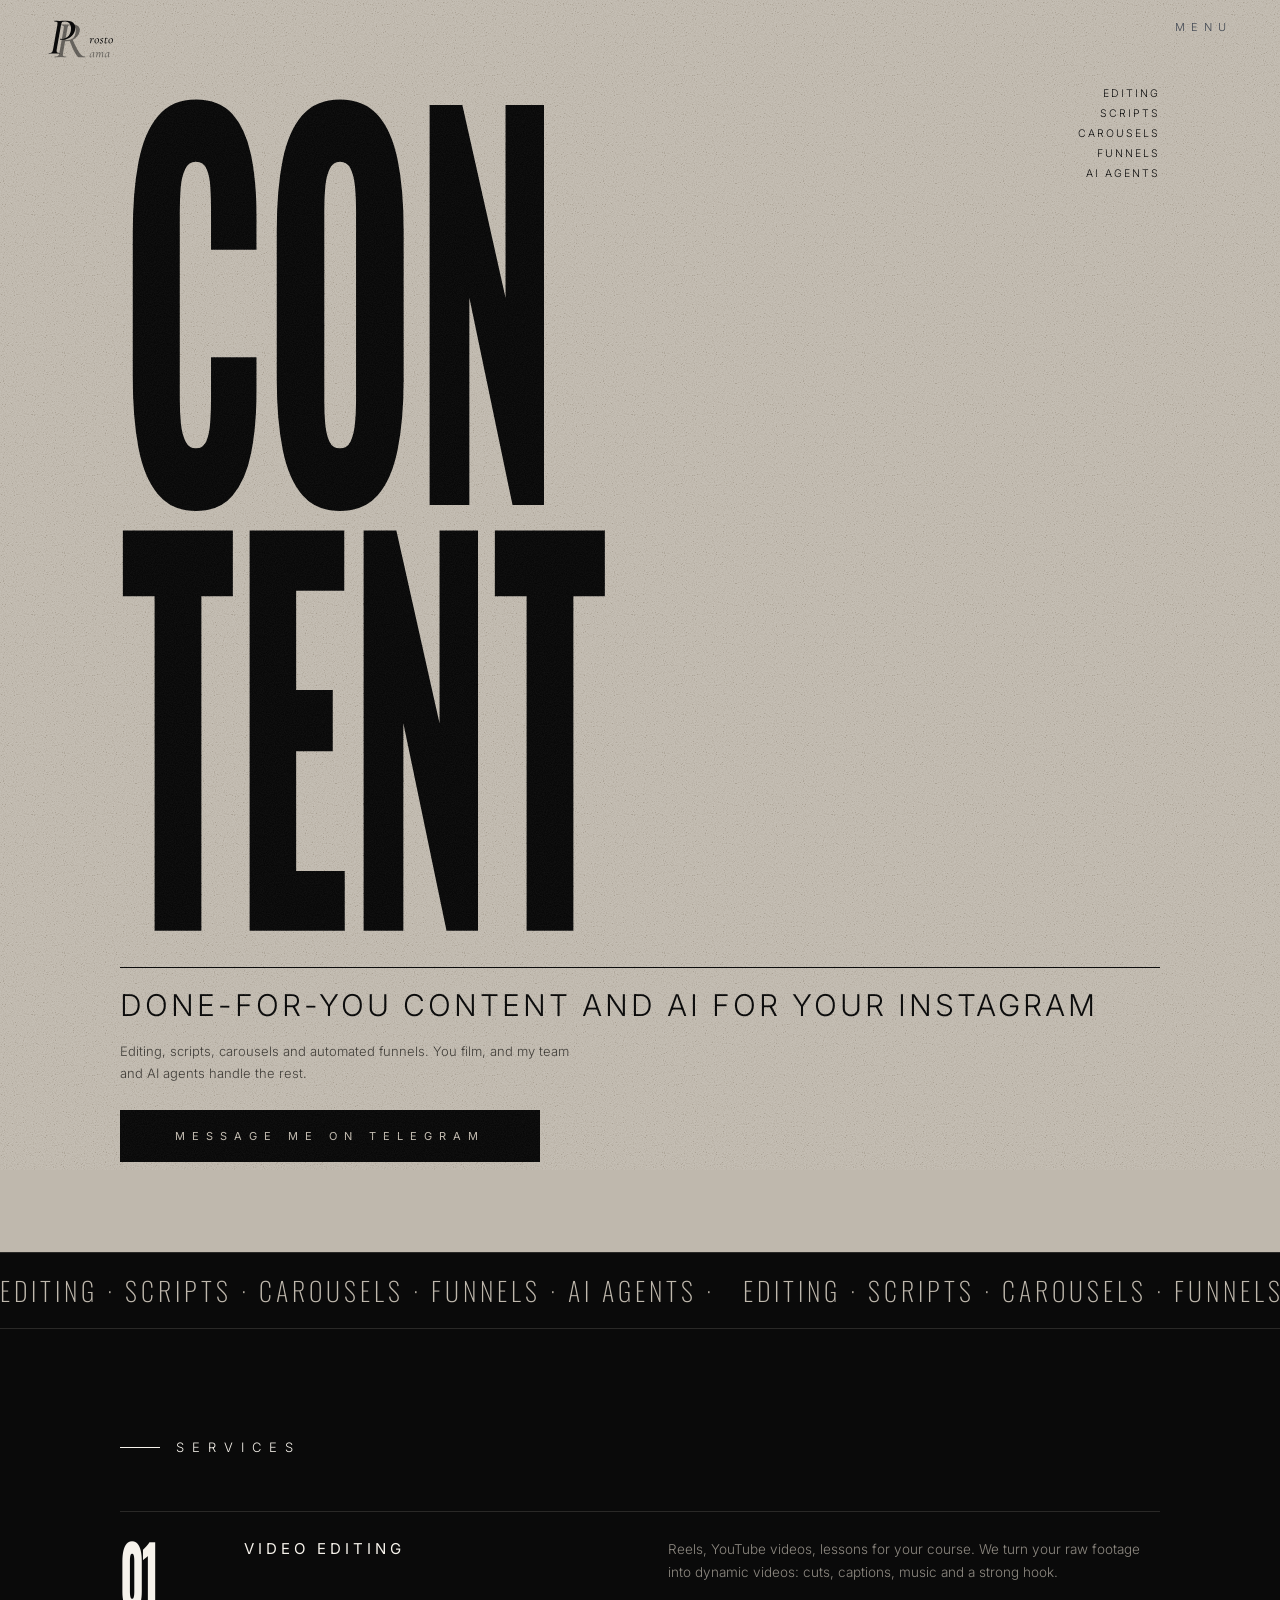
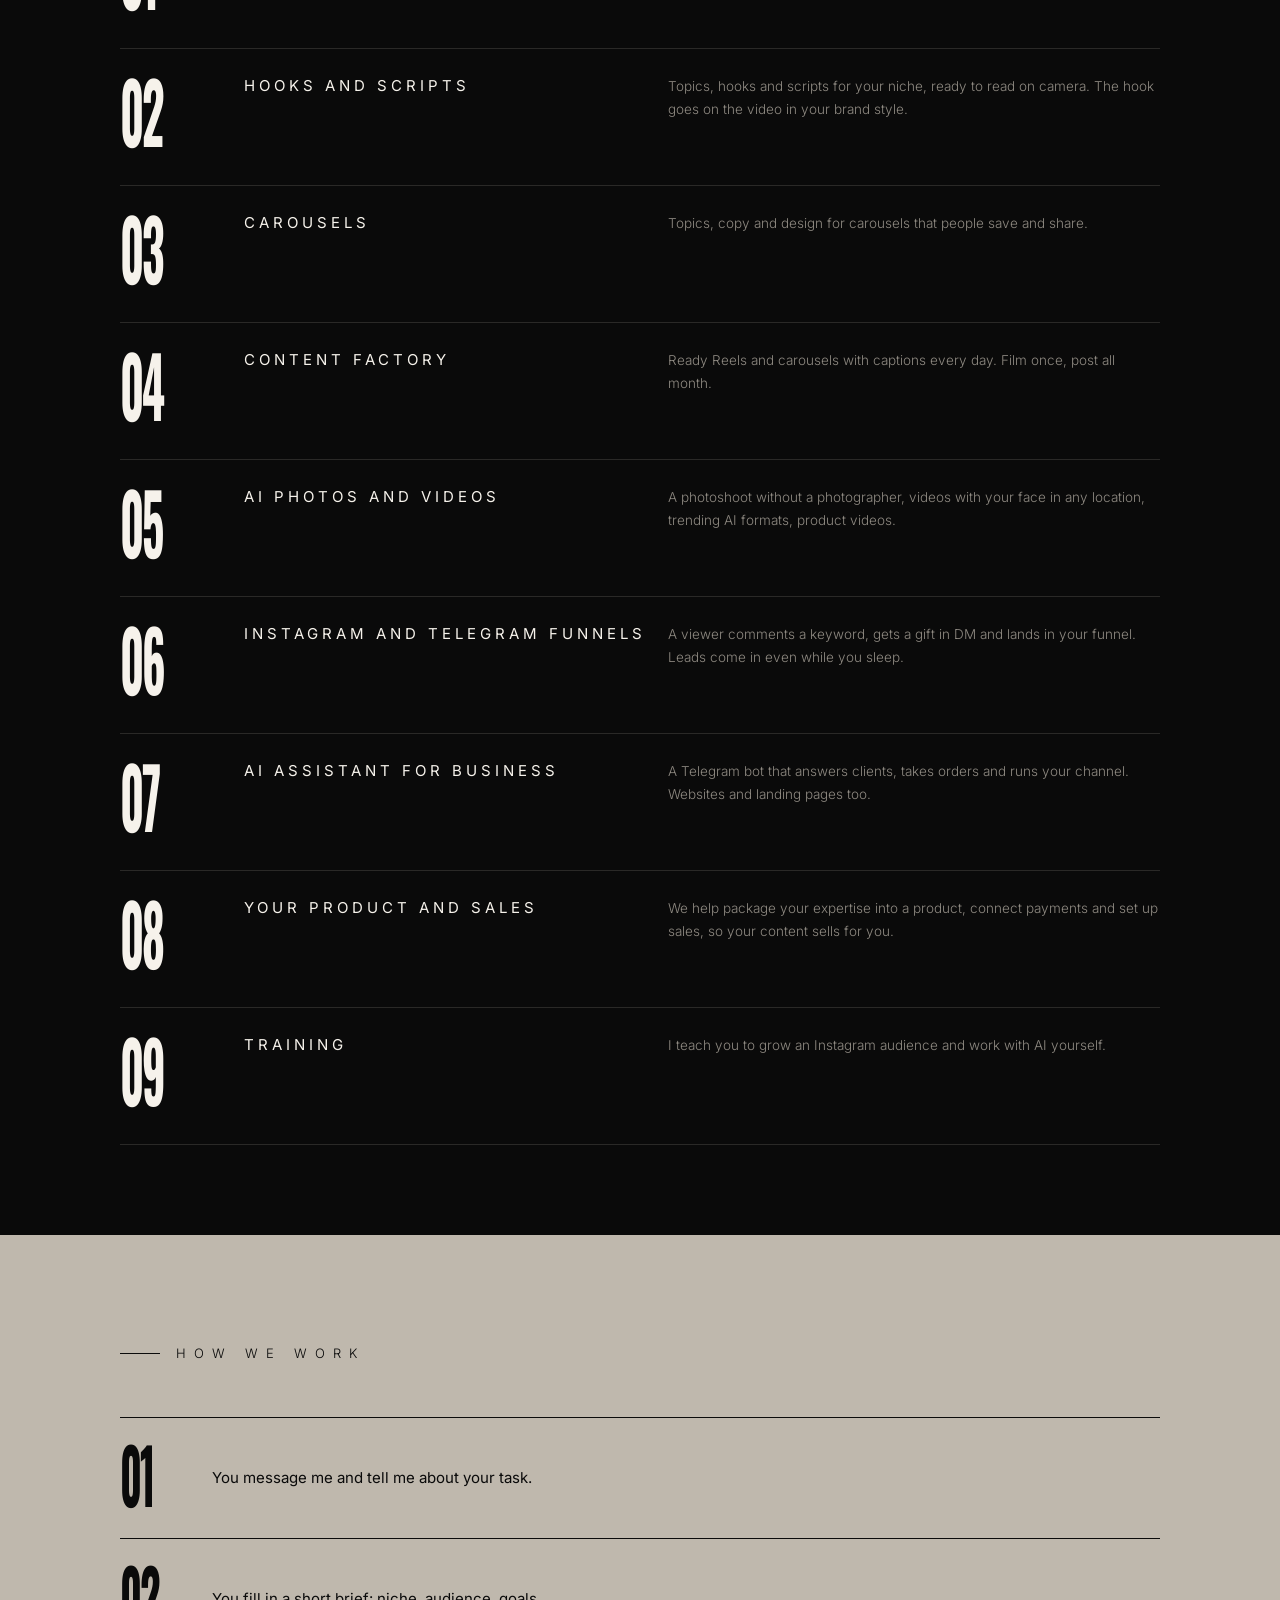
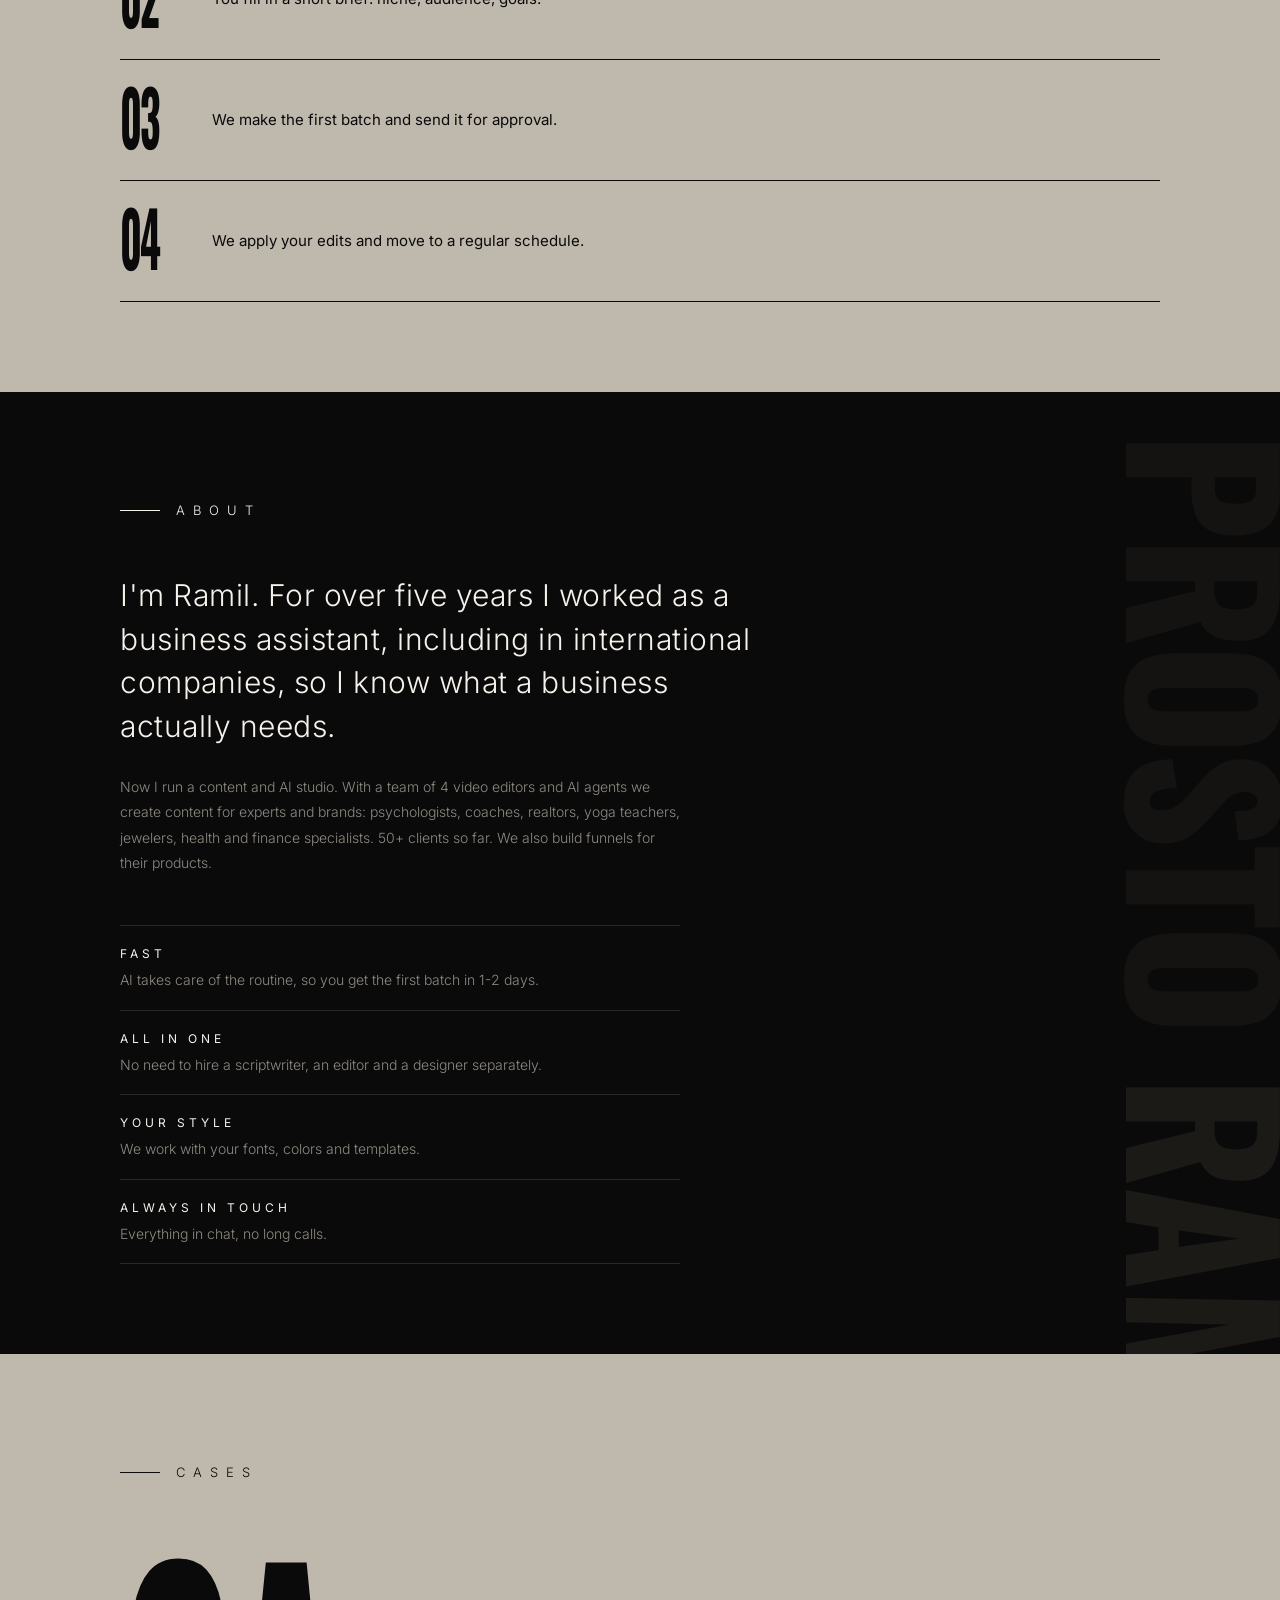
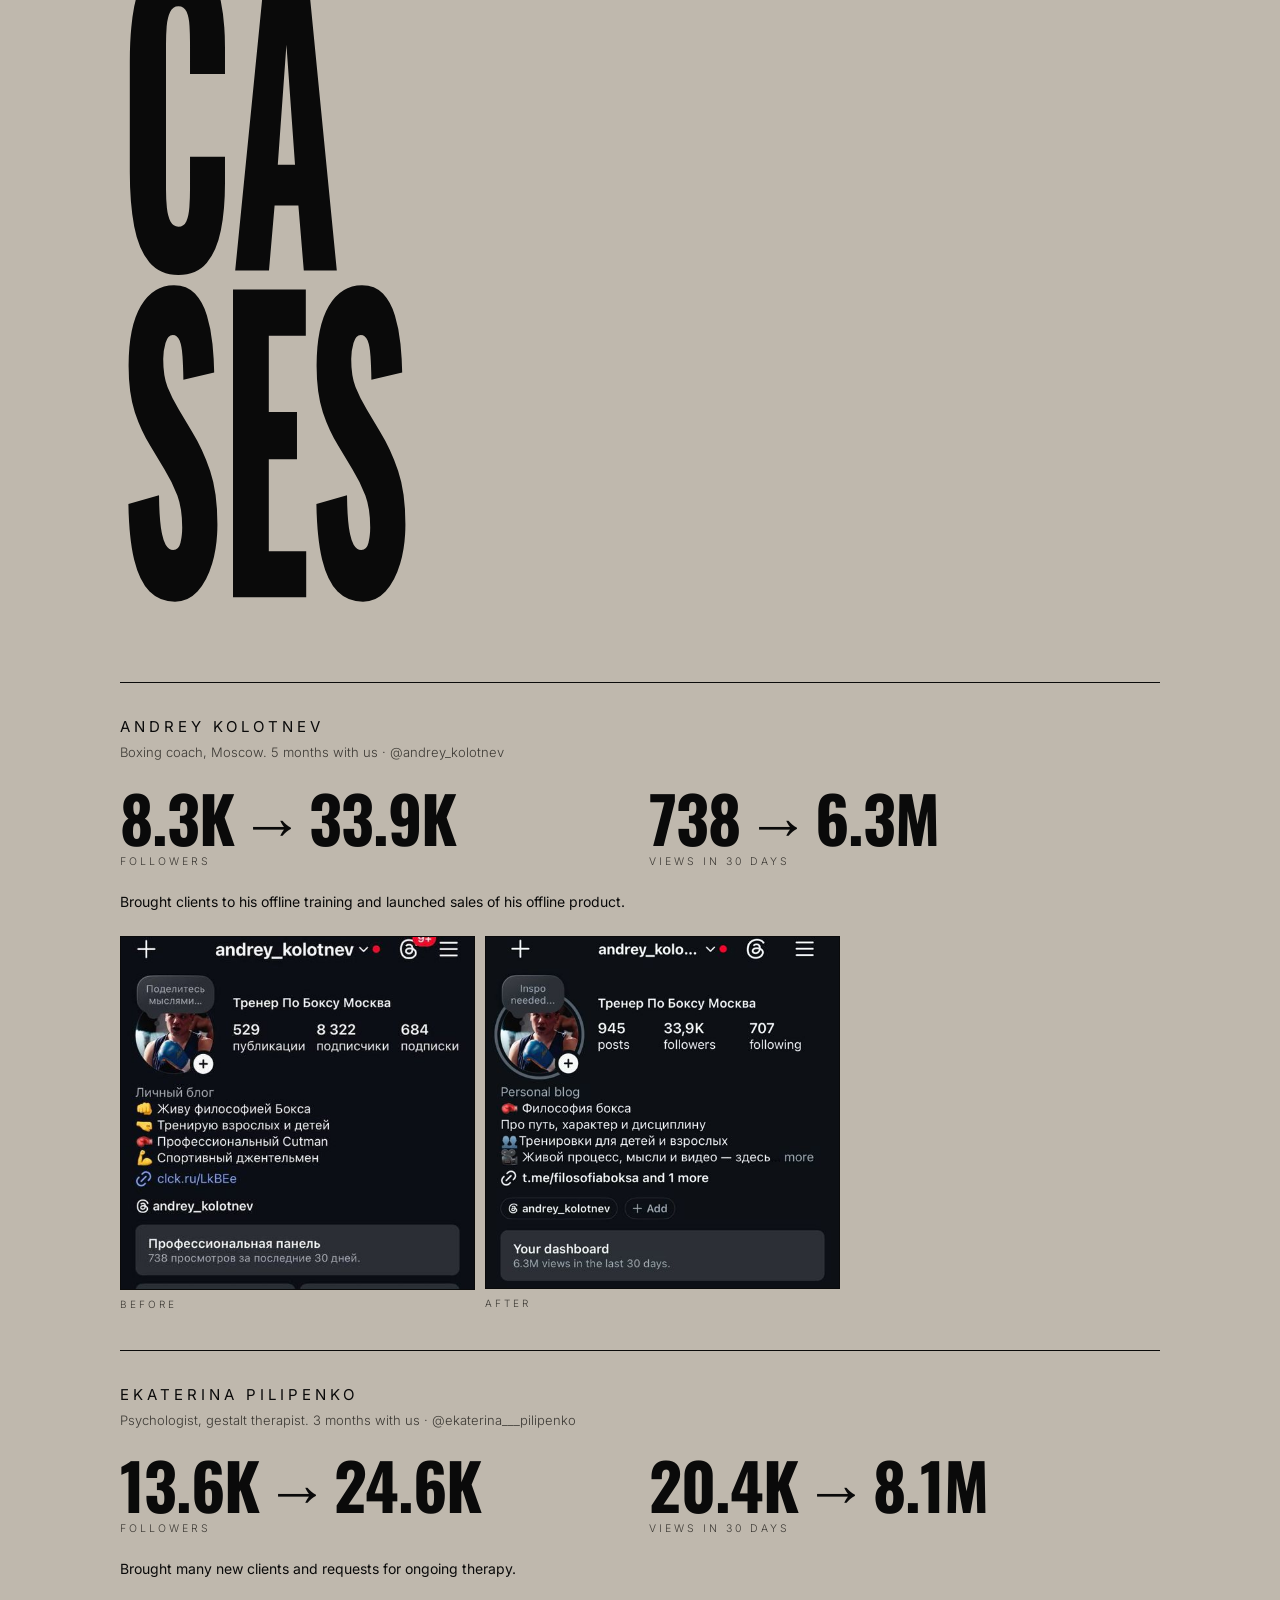
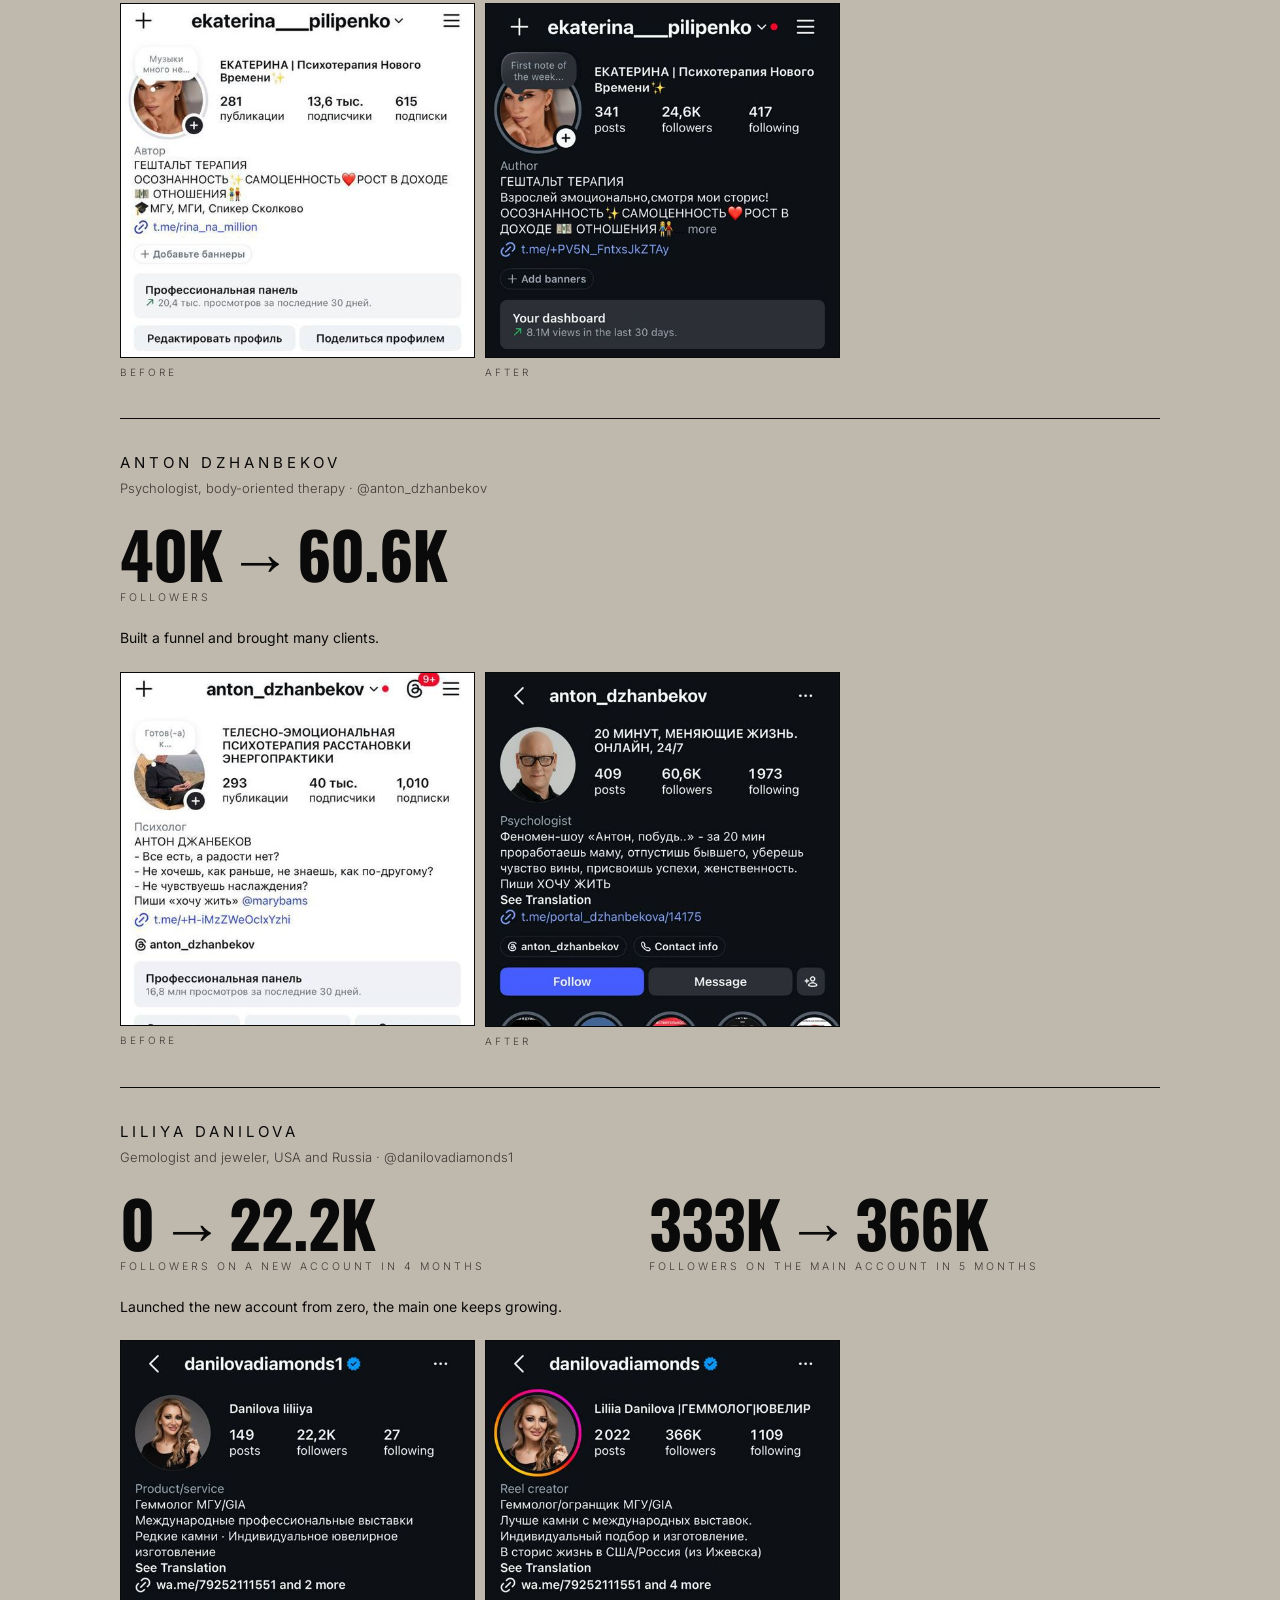
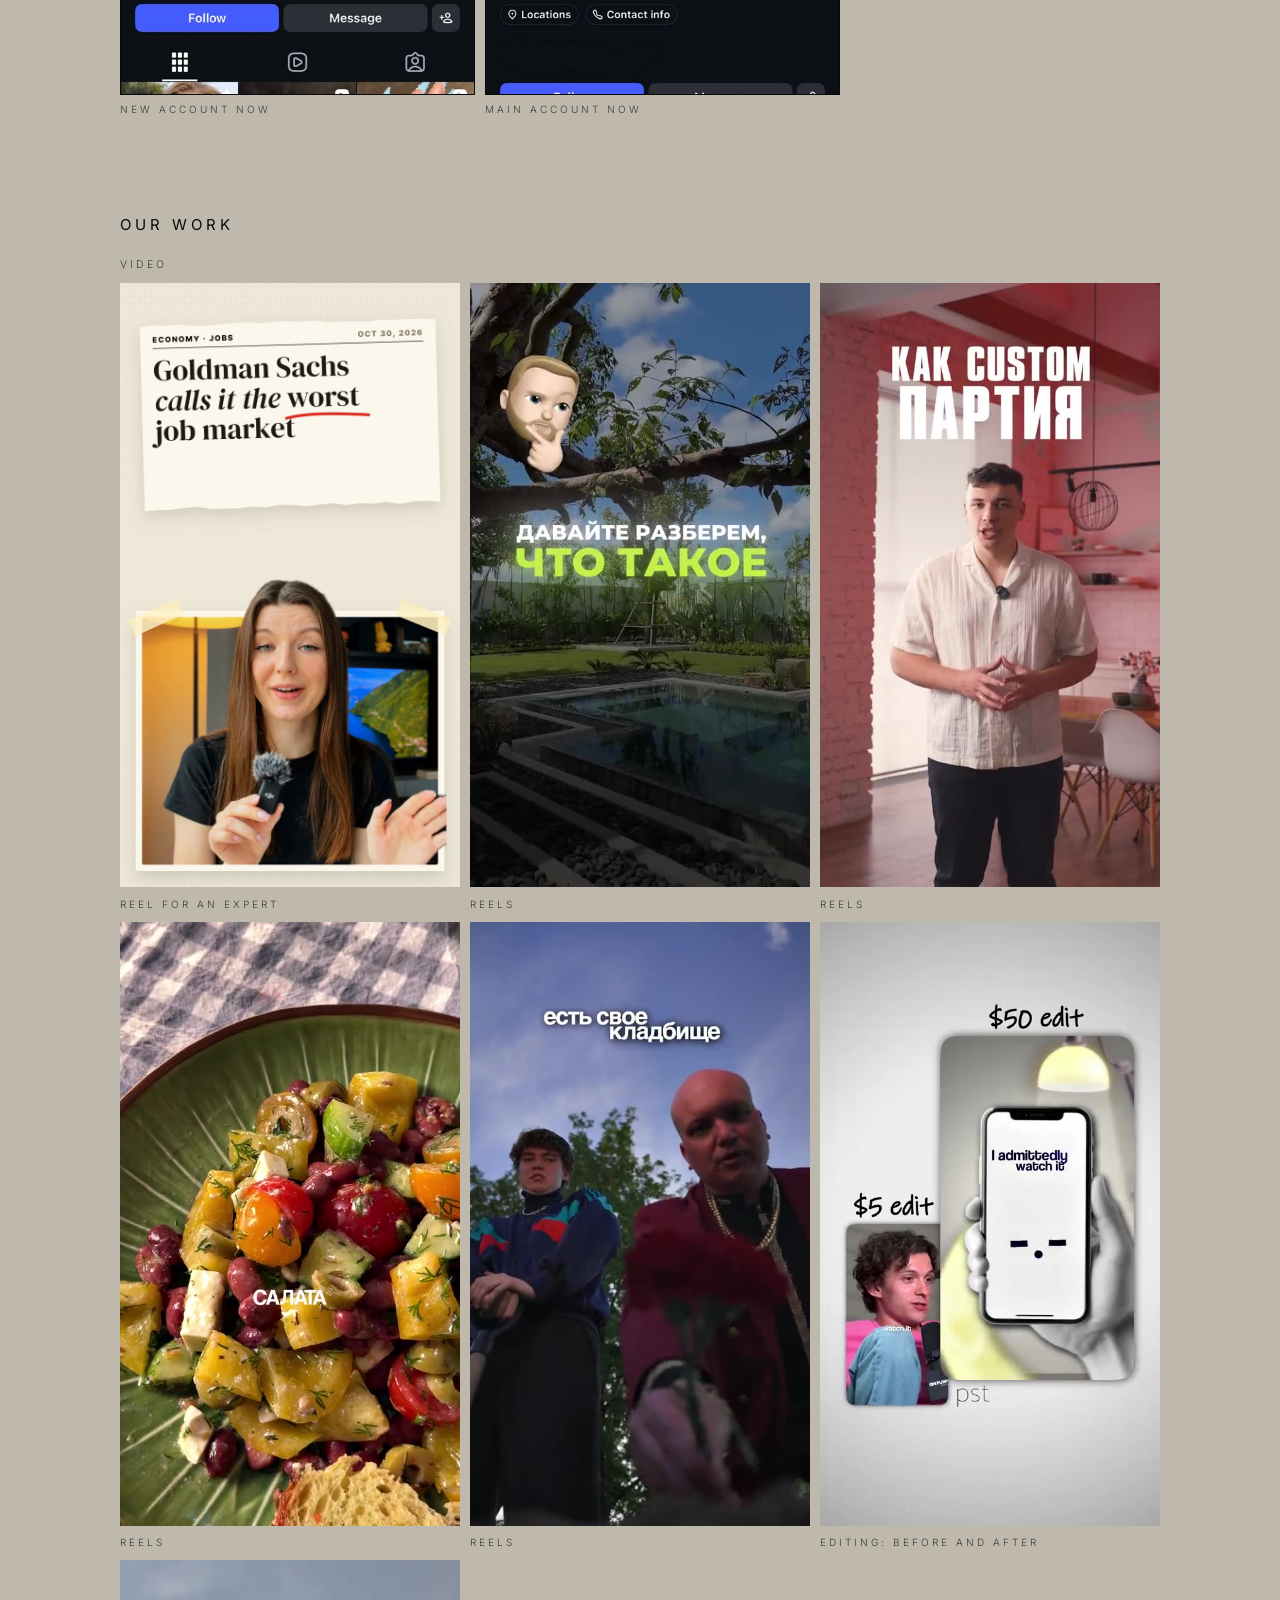
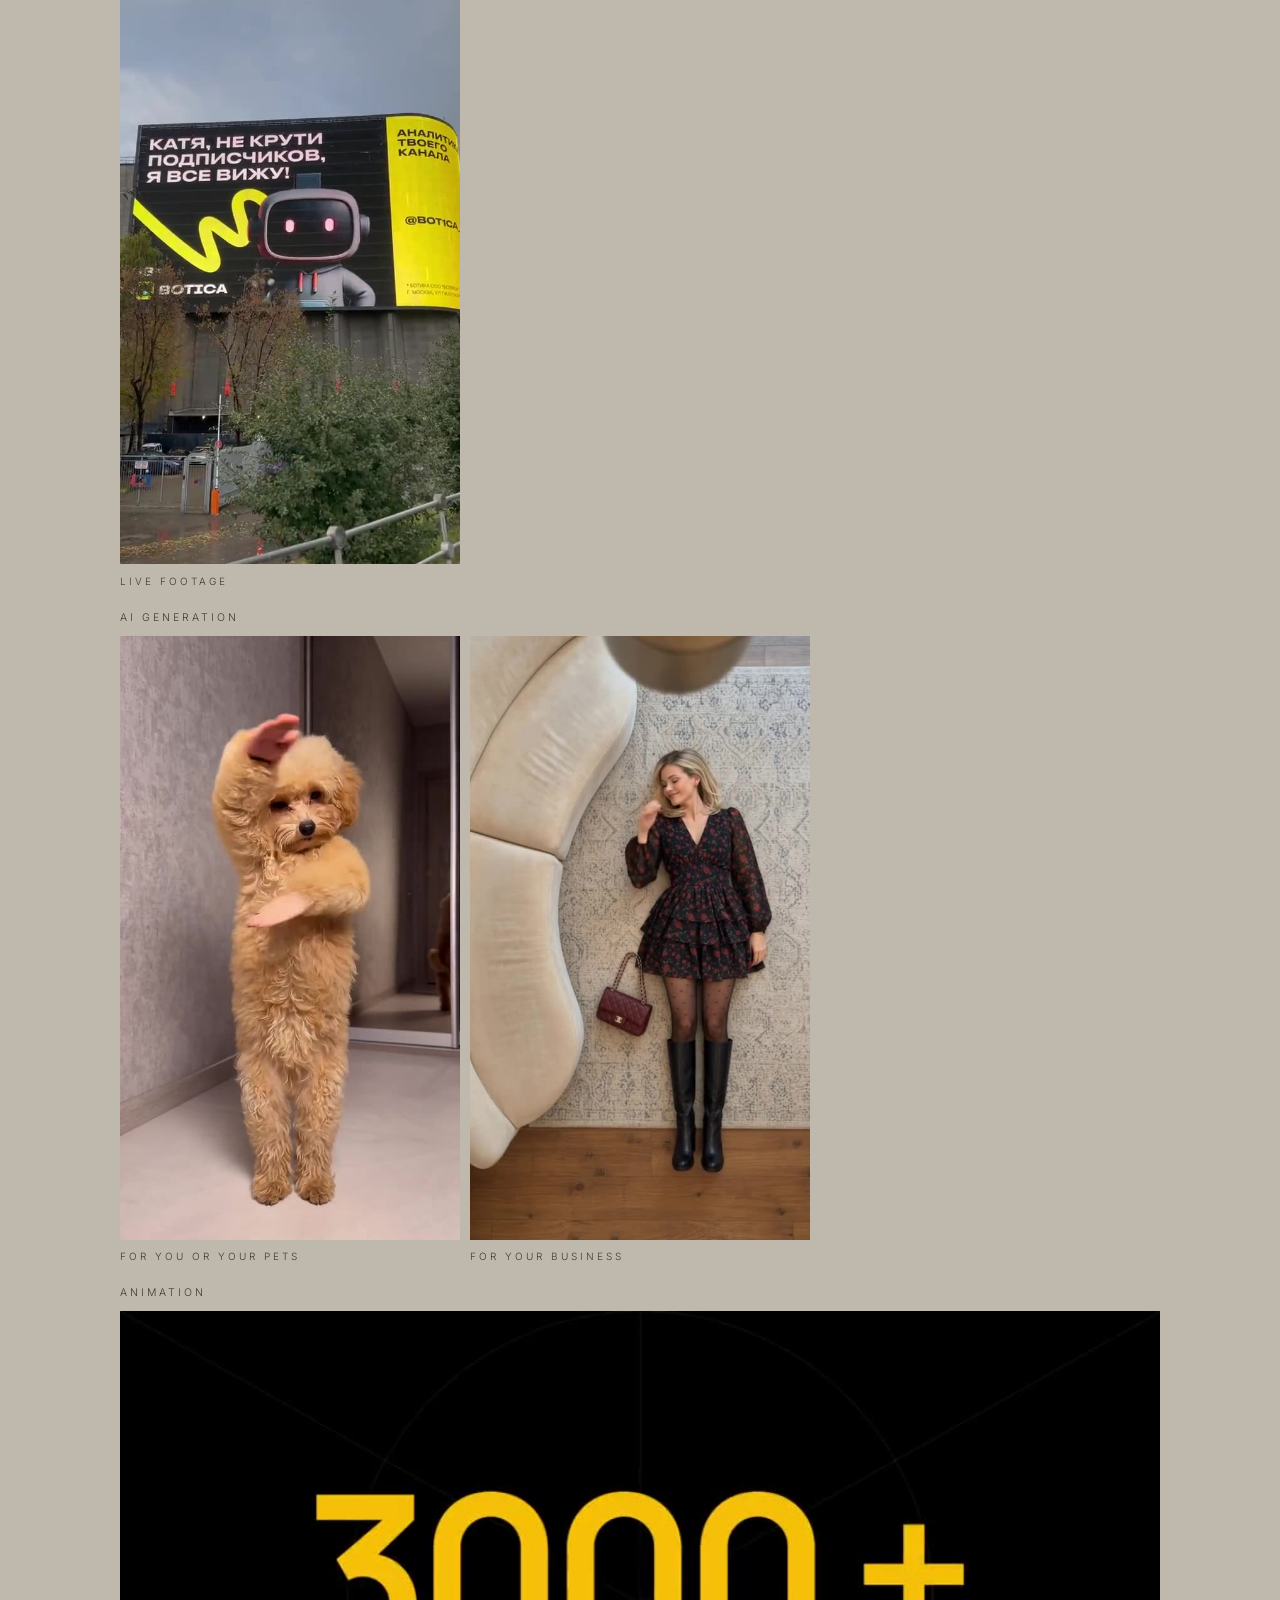
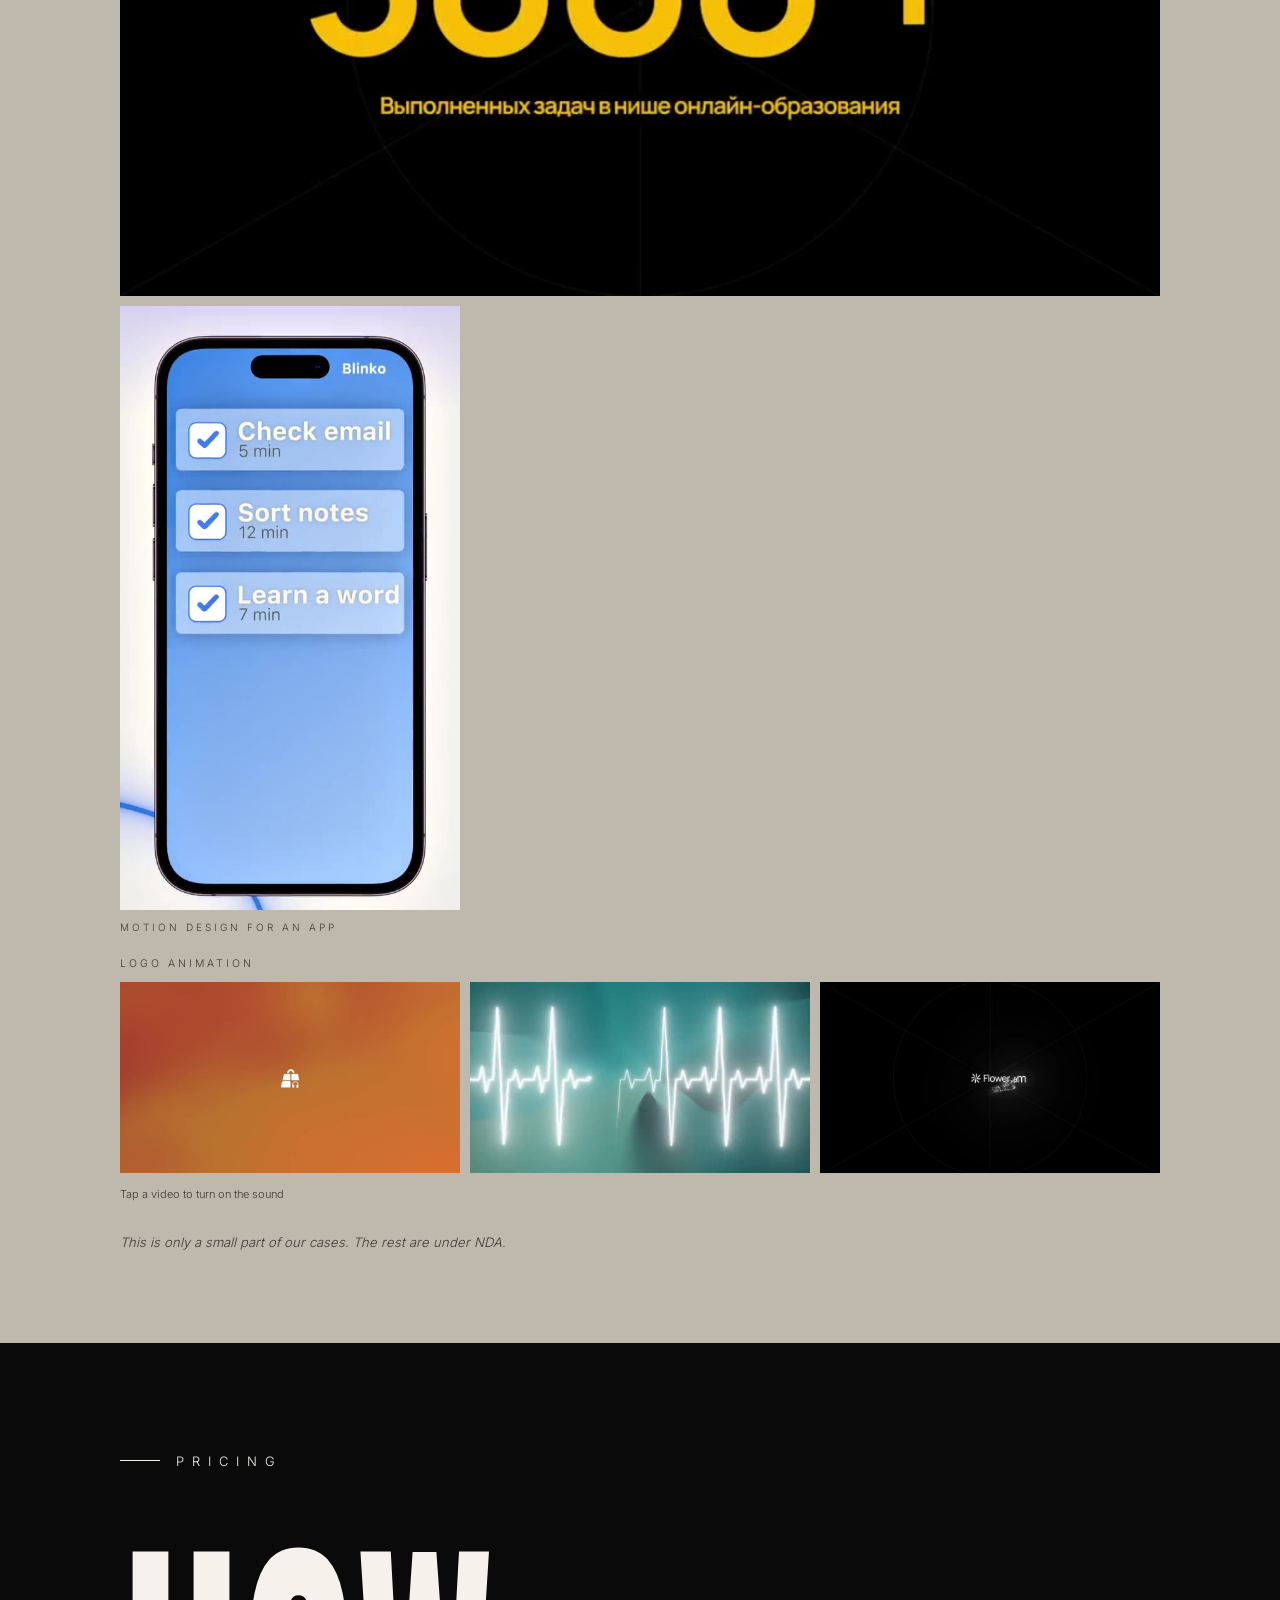
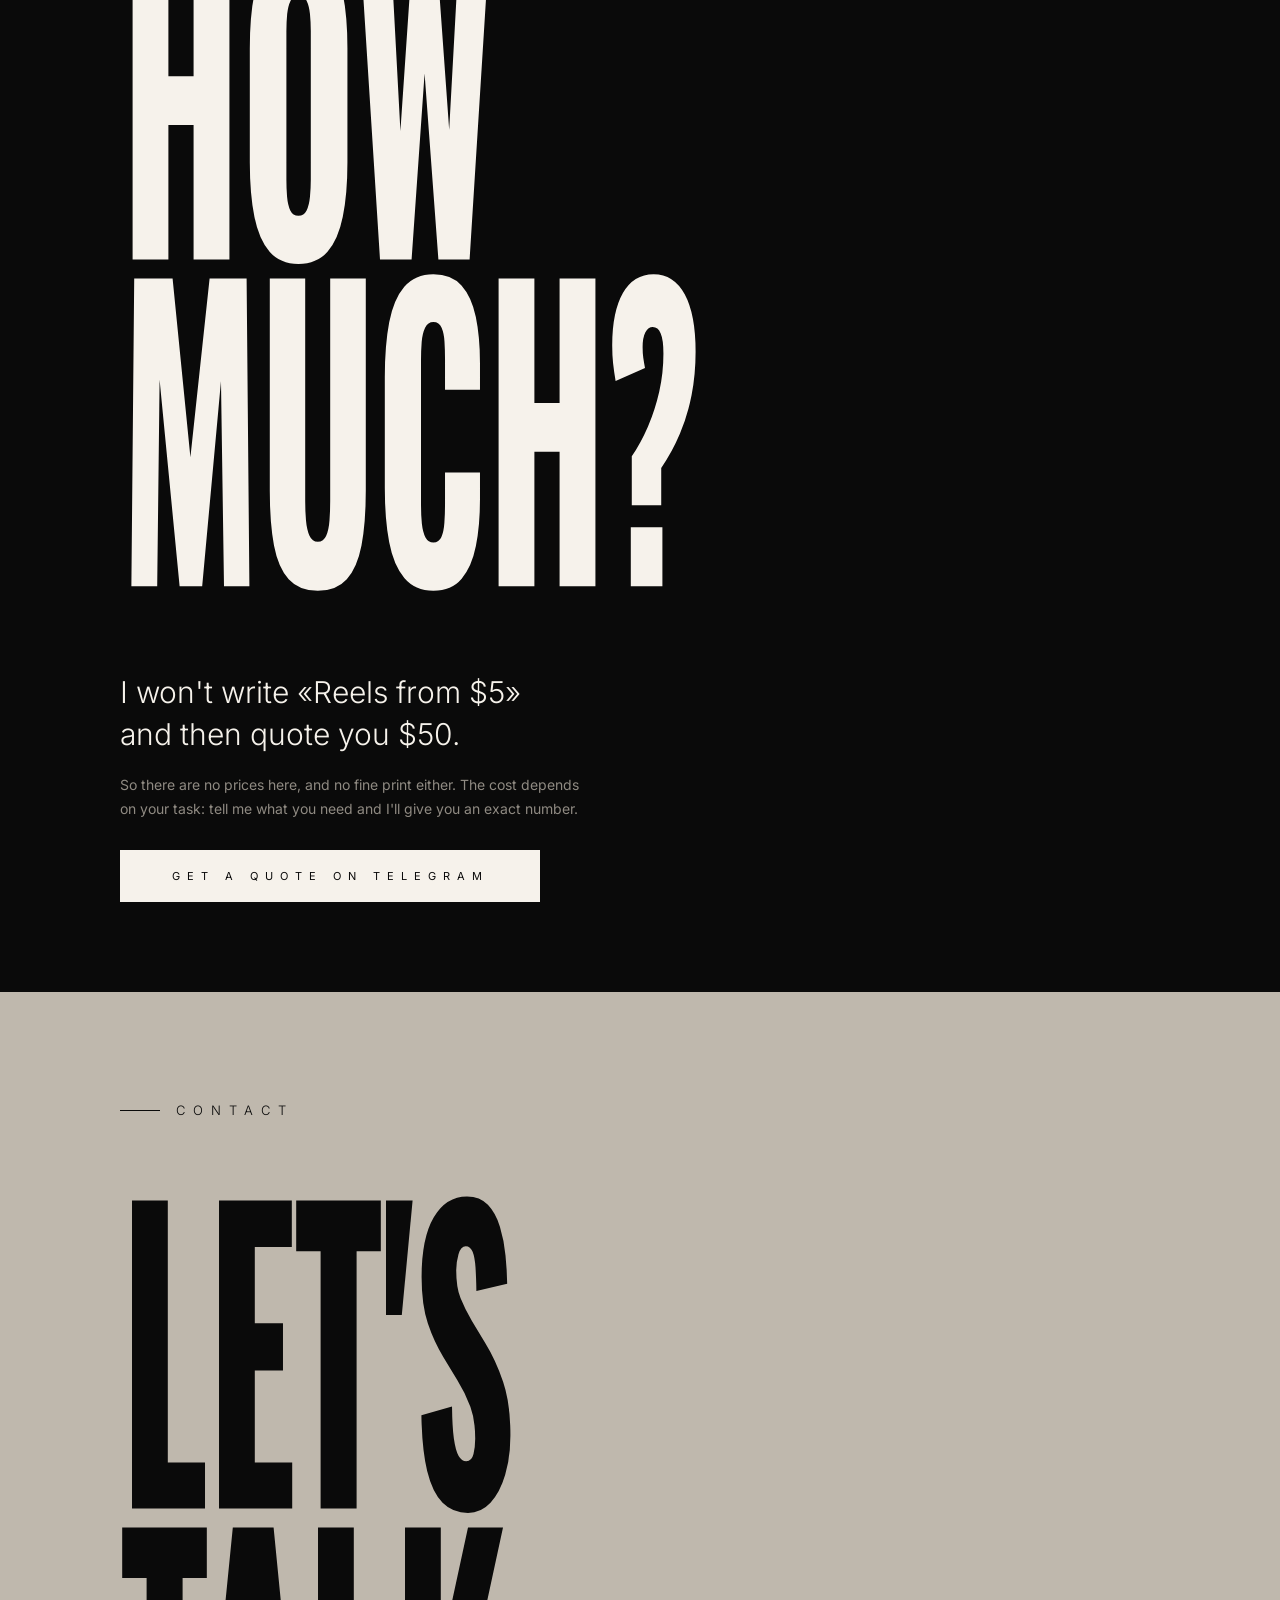
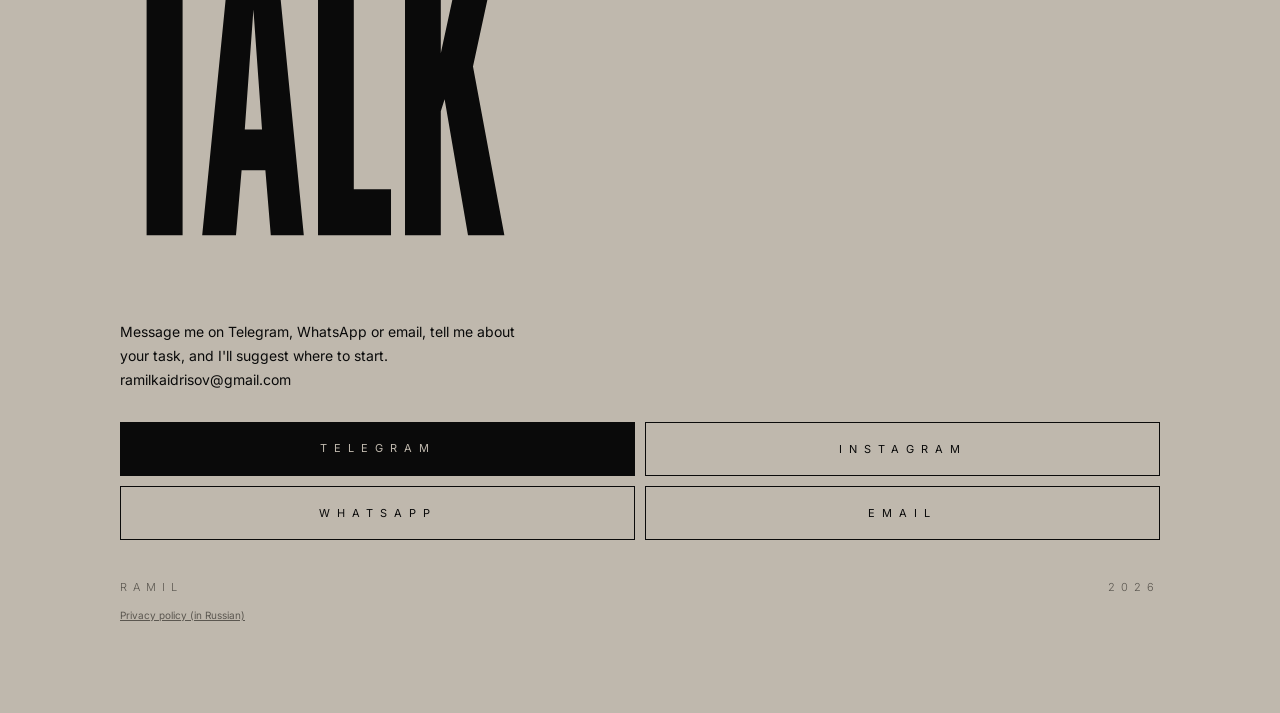
<file: en/index.html>
<!doctype html>
<html lang="en">
<head>
<meta charset="utf-8">
<meta name="viewport" content="width=device-width, initial-scale=1">
<title>Reels editing and content for experts and brands | prosto rama</title>
<link rel="alternate" hreflang="ru" href="https://prostorama.github.io/">
<link rel="alternate" hreflang="en" href="https://prostorama.github.io/en/">
<meta name="google-site-verification" content="ZGV5zff4u14EHbESY9PzGiMt5DJFYqwbWnJImDpUG7Y">
<meta name="description" content="Reels editing, hooks and scripts, carousels, AI photos and videos, funnels and AI assistants. Done-for-you content for experts and businesses on Instagram and Telegram. First batch in 1–2 days.">
<meta property="og:type" content="website">
<meta property="og:url" content="https://prostorama.github.io/en/">
<meta property="og:site_name" content="prosto rama">
<meta property="og:title" content="Reels editing and content for experts and brands | prosto rama">
<meta property="og:description" content="Reels editing, hooks and scripts, carousels, AI photos and videos, funnels and AI assistants. Done-for-you content for experts and businesses on Instagram and Telegram. First batch in 1–2 days.">
<meta property="og:image" content="https://prostorama.github.io/img/og.png">
<meta property="og:image:width" content="1200">
<meta property="og:image:height" content="630">
<meta name="twitter:card" content="summary_large_image">
<link rel="icon" href="/favicon.ico" sizes="48x48">
<link rel="icon" type="image/png" sizes="192x192" href="../img/favicon-192.png">
<link rel="icon" type="image/png" sizes="96x96" href="../img/favicon-96.png">
<link rel="icon" type="image/png" sizes="32x32" href="../img/favicon-32.png">
<link rel="apple-touch-icon" href="../img/apple-touch-icon.png">
<link href="../fonts/fonts.css" rel="stylesheet">
<style>
:root{--dust:#BFB8AD;--ink:#0A0A0A;--bone:#F6F2EB;--ash:#8F8A82;--pad:22px}
*{box-sizing:border-box;margin:0;padding:0}
html{scroll-behavior:smooth}
body{font-family:Inter,sans-serif;font-weight:300;background:var(--ink);color:var(--bone);-webkit-font-smoothing:antialiased}
a{color:inherit;text-decoration:none}
/* film grain over the whole page: grey noise in soft-light keeps the average colour, so Safari's
   tinted status/address bars (sampled from the plain background) match the grained page */
body:after{content:'';position:fixed;inset:-30vh 0;pointer-events:none;z-index:50;opacity:.45;mix-blend-mode:soft-light;
  background:url("data:image/svg+xml;utf8,<svg xmlns='http://www.w3.org/2000/svg' width='200' height='200'><filter id='n'><feTurbulence type='fractalNoise' baseFrequency='.9' numOctaves='3'/><feColorMatrix values='1 0 0 0 -.2  1 0 0 0 -.2  1 0 0 0 -.2  0 0 0 0 1'/></filter><rect width='100%' height='100%' filter='url(%23n)'/></svg>")}
.cap{font-size:11px;letter-spacing:6px;text-transform:uppercase;font-weight:300}
.dust{background:var(--dust);color:var(--ink)}
.dark{background:var(--ink);color:var(--bone)}
section{position:relative;overflow:hidden;padding:110px var(--pad) 90px}
.in{max-width:1040px;margin:0 auto;position:relative}
#about .in{z-index:2}
/* media sits above the grain overlay so photos and videos stay clean */
video,.shots img{position:relative;z-index:51}
.btn{display:block;text-align:center;padding:19px;font-size:11px;letter-spacing:7px;text-transform:uppercase;font-weight:400;transition:opacity .2s}
.btn:hover{opacity:.75}
.dust .btn.solid{background:var(--ink);color:var(--dust)}
.dark .btn.line{border:1px solid var(--bone)}
.dust .btn.line{border:1px solid var(--ink)}
h2{font-weight:300;font-size:13px;letter-spacing:8px;text-transform:uppercase;margin-bottom:56px;display:flex;align-items:center;gap:16px}
h2:before{content:'';width:40px;height:1px;background:currentColor}
/* stretched condensed type, like long silhouettes */
/* scaleY stretches the word over the buttons below without moving them; let taps pass through */
.tall{pointer-events:none;font-family:Oswald;font-weight:700;text-transform:uppercase;line-height:.86;transform:scaleY(1.9);transform-origin:top left;letter-spacing:-2px}

/* header */
header{position:fixed;top:0;left:0;right:0;z-index:60;display:flex;justify-content:space-between;align-items:center;padding:20px var(--pad);mix-blend-mode:difference;color:#fff}
/* logo scrolls away with the first screen; only the menu button stays fixed */
.logo{position:absolute;top:20px;left:var(--pad);z-index:60;color:var(--ink)}
.logo svg{display:block;height:38px;width:auto}
header{justify-content:flex-end}
header button{background:none;border:0;color:inherit;font:inherit;cursor:pointer}
nav{position:fixed;inset:0;z-index:65;background:var(--ink);color:var(--bone);display:flex;flex-direction:column;justify-content:center;padding:0 var(--pad);gap:26px;opacity:0;pointer-events:none;transition:opacity .3s}
nav.open{opacity:1;pointer-events:auto}
nav a{font-family:Oswald;font-weight:200;font-size:44px;text-transform:uppercase;letter-spacing:2px}
nav .x{position:absolute;top:20px;right:var(--pad)}

/* 1 hero: dust */
#top{min-height:100svh;padding-top:70px;display:flex;flex-direction:column}
#top .in{flex:1;display:flex;flex-direction:column;width:100%}
.hero-word{--fs:clamp(118px,32vw,260px);font-size:var(--fs);height:calc(var(--fs)*3.45)}
.hero-list{position:absolute;top:14px;right:0;text-align:right;font-size:10.5px;line-height:1.9;letter-spacing:2px;text-transform:uppercase}
.hero-bottom{margin-top:auto;border-top:1px solid var(--ink);padding-top:16px}
#top h1{font-weight:300;font-size:clamp(18px,2.6vw,30px);line-height:1.4;letter-spacing:3px;text-transform:uppercase}
#top p{font-size:13px;line-height:1.7;margin:14px 0 26px;max-width:460px;color:#3d3a35}

/* 2 services: dark */
.svc{border-top:1px solid #2a2927;padding:26px 0;display:grid;grid-template-columns:78px 1fr;gap:6px 14px}
.svc:last-child{border-bottom:1px solid #2a2927}
.svc .num{font-size:44px;height:84px;color:var(--bone);grid-row:span 2}
.svc h3{font-weight:400;font-size:15px;letter-spacing:4px;text-transform:uppercase;line-height:1.4}
.svc p{font-size:13.5px;line-height:1.7;color:var(--ash)}

/* 3 how: dust */
.step{display:grid;grid-template-columns:78px 1fr;gap:14px;padding:22px 0;border-top:1px solid var(--ink)}
.step:last-child{border-bottom:1px solid var(--ink)}
.step .num{font-size:40px;height:76px}
.step p{font-size:15px;line-height:1.6;font-weight:400;align-self:center}

/* 4 about: dark with vertical name */
.vname{position:absolute;top:40px;bottom:-20px;right:-6px;writing-mode:vertical-rl;font-family:Archivo,Oswald;font-weight:700;font-size:190px;line-height:.78;color:#141312;letter-spacing:-4px;z-index:1;user-select:none;white-space:nowrap}
.vname span{color:#1C1A17}
#about .lead{font-size:clamp(20px,3vw,30px);line-height:1.45;font-weight:300;letter-spacing:.5px;max-width:640px;margin-right:90px}
#about .txt{font-size:14px;line-height:1.8;color:var(--ash);margin:26px 90px 0 0;max-width:560px}
.why{margin:50px 90px 0 0;max-width:560px}
.why div{padding:18px 0;border-top:1px solid #2a2927;font-size:14px;line-height:1.6;color:var(--ash)}
.why div:last-child{border-bottom:1px solid #2a2927}
.why b{display:block;font-weight:400;color:var(--bone);letter-spacing:4px;text-transform:uppercase;font-size:12px;margin-bottom:6px}

/* cases: dust */
.k-word{--fs:clamp(84px,24vw,200px);font-size:var(--fs);height:calc(var(--fs)*3.45);margin-bottom:56px}
.case{border-top:1px solid var(--ink);padding:34px 0 40px}
.case:last-child{border-bottom:1px solid var(--ink)}
.case h3{font-weight:400;font-size:15px;letter-spacing:4px;text-transform:uppercase}
.case .niche{font-size:13px;color:#3d3a35;margin:6px 0 22px;line-height:1.6}
.stats{display:grid;gap:18px;margin-bottom:22px}
.stat .big{font-family:Oswald;font-weight:700;white-space:nowrap;font-size:clamp(30px,8.6vw,64px);line-height:1;letter-spacing:-1px;text-transform:uppercase}
.stat .big i{font-style:normal;font-weight:200;margin:0 6px}
.stat .lab{font-size:10.5px;letter-spacing:3px;text-transform:uppercase;margin-top:6px;color:#3d3a35}
.res{font-size:14px;line-height:1.7;font-weight:400;margin-bottom:22px;max-width:560px}
.shots{display:grid;grid-template-columns:1fr 1fr;gap:10px}
.shots figure{margin:0;min-width:0}
.shots img{width:100%;display:block;border:1px solid var(--ink)}
.shots figcaption{font-size:10px;letter-spacing:3px;text-transform:uppercase;margin-top:8px;color:#3d3a35}
.works{margin-top:60px}
.w-h{font-weight:400;font-size:15px;letter-spacing:4px;text-transform:uppercase;margin-bottom:24px}
.w-cap{font-size:10.5px;letter-spacing:3px;text-transform:uppercase;color:#3d3a35;margin:22px 0 12px}
.reel-row{display:grid;grid-template-columns:1fr 1fr;gap:10px}
.reel-row figure{margin:0;min-width:0}
.reel-row video{width:100%;aspect-ratio:9/16;object-fit:cover;display:block;background:#000;cursor:pointer}
.reel-row figcaption{font-size:10px;letter-spacing:3px;line-height:1.6;text-transform:uppercase;margin-top:8px;color:#3d3a35}
.anim video{width:100%;aspect-ratio:16/9;object-fit:cover;display:block;background:#000;cursor:pointer}
.logo-row{display:grid;gap:10px}
.logo-row video{width:100%;aspect-ratio:16/9;object-fit:cover;display:block;background:#000}
.w-tip{font-size:11px;color:#3d3a35;margin-top:14px}
@media (min-width:860px){.logo-row{grid-template-columns:repeat(3,1fr)}.reel-row{grid-template-columns:repeat(3,1fr)}}
.k-note{font-size:13px;line-height:1.7;margin-top:30px;max-width:520px;color:#3d3a35;font-style:italic}
#prices.dark .p-txt{color:var(--ash)}
@media (min-width:860px){.stats{grid-template-columns:1fr 1fr}.shots{max-width:720px}}

/* 5 prices: dust */
.p-word{--fs:clamp(84px,24vw,200px);font-size:var(--fs);height:calc(var(--fs)*3.45);margin-bottom:56px}
#prices .p-lead{font-size:clamp(20px,3vw,30px);line-height:1.4;font-weight:300;max-width:640px}
#prices .p-txt{font-size:14px;line-height:1.7;max-width:460px;margin:18px 0 30px;font-weight:400;color:#3d3a35}
#prices .btn{max-width:420px}
.dark .btn.solid{background:var(--bone);color:var(--ink)}

/* 6 contacts: dust */
#contact{min-height:90svh;display:flex;flex-direction:column}
#contact .in{flex:1;display:flex;flex-direction:column;width:100%}
.c-word{--fs:clamp(84px,24vw,200px);font-size:var(--fs);height:calc(var(--fs)*3.45);margin-bottom:56px}
#contact p{font-size:14px;line-height:1.7;max-width:420px;margin:0 0 30px;font-weight:400}
.c-btns{display:grid;gap:10px;margin-top:auto}
footer{display:flex;justify-content:space-between;margin-top:40px;color:#5b5750}
#contact .meta-note{font-size:10px;line-height:1.5;color:#5b5750;margin:14px 0 0;max-width:none}
#contact .meta-note a{text-decoration:underline;color:inherit}

@media (min-width:860px){
  :root{--pad:48px}
  .svc{grid-template-columns:110px 1fr 1.2fr}.svc .num{grid-row:auto}
  .c-btns{grid-template-columns:1fr 1fr}
  #top .btn{max-width:420px}
}

/* motion (16.11): hero letter rise, marquee band, scroll reveal, card spotlight (kept on with iOS Reduce Motion by owner's choice) */
.hero-word .ch{display:inline-block;opacity:0;transform:translateY(.35em);transition:opacity .7s cubic-bezier(.2,.7,.2,1),transform .9s cubic-bezier(.2,.7,.2,1)}
.hero-list span{display:block;opacity:0;filter:blur(8px);transition:opacity .8s,filter .8s}
.ready .hero-word .ch{opacity:1;transform:none}
.ready .hero-list span{opacity:1;filter:none}
.band{background:var(--ink);color:var(--dust);overflow:hidden;padding:18px 0;border-top:1px solid #2a2927;border-bottom:1px solid #2a2927}
.band .track{display:flex;width:max-content;animation:band 28s linear infinite}
.band span{font-family:Oswald;font-weight:200;font-size:26px;letter-spacing:4px;text-transform:uppercase;white-space:nowrap;padding-right:28px}
@keyframes band{to{transform:translateX(-50%)}}
.rv{opacity:0;transform:translateY(26px);filter:blur(6px);transition:opacity .9s cubic-bezier(.2,.7,.2,1),transform .9s cubic-bezier(.2,.7,.2,1),filter .9s}
.rv.on{opacity:1;transform:none;filter:none}
.svc{position:relative}
.svc:before{content:'';position:absolute;inset:0;pointer-events:none;opacity:0;transition:opacity .3s;
  background:radial-gradient(260px circle at var(--mx,50%) var(--my,50%),rgba(191,184,173,.10),transparent 70%)}
@media (hover:hover){.svc:hover:before{opacity:1}}

/* sticky contact button on phones: hidden on the first screen and at the contacts */
.fab{position:fixed;left:var(--pad);right:var(--pad);bottom:calc(14px + env(safe-area-inset-bottom));z-index:62;background:var(--ink);color:var(--bone);border:1px solid var(--dust);
  transform:translateY(140%);transition:transform .45s cubic-bezier(.2,.7,.2,1);box-shadow:0 10px 30px rgba(0,0,0,.35)}
.fab.show{transform:none}
@media (min-width:900px){.fab{display:none}}
</style>
<script type="application/ld+json">{"@context": "https://schema.org", "@type": "ProfessionalService", "name": "prosto rama", "url": "https://prostorama.github.io/en/", "image": "https://prostorama.github.io/img/og.png", "description": "Reels editing, hooks and scripts, carousels, AI photos and videos, funnels and AI assistants. Done-for-you content for experts and businesses on Instagram and Telegram. First batch in 1–2 days.", "founder": {"@type": "Person", "name": "Ramil"}, "knowsLanguage": ["ru", "en"], "sameAs": ["https://instagram.com/prosto___rama", "https://t.me/disapointmeee"], "hasOfferCatalog": {"@type": "OfferCatalog", "name": "Services", "itemListElement": [{"@type": "Offer", "itemOffered": {"@type": "Service", "name": "Reels and video editing"}}, {"@type": "Offer", "itemOffered": {"@type": "Service", "name": "Hooks and scripts"}}, {"@type": "Offer", "itemOffered": {"@type": "Service", "name": "Instagram carousels"}}, {"@type": "Offer", "itemOffered": {"@type": "Service", "name": "Done-for-you content"}}, {"@type": "Offer", "itemOffered": {"@type": "Service", "name": "AI photos and videos"}}, {"@type": "Offer", "itemOffered": {"@type": "Service", "name": "Instagram and Telegram funnels"}}, {"@type": "Offer", "itemOffered": {"@type": "Service", "name": "AI assistant for business"}}, {"@type": "Offer", "itemOffered": {"@type": "Service", "name": "Product packaging and sales"}}, {"@type": "Offer", "itemOffered": {"@type": "Service", "name": "Instagram and AI training"}}]}}</script>
<!-- Yandex.Metrika counter -->
<script type="text/javascript">
    (function(m,e,t,r,i,k,a){
        m[i]=m[i]||function(){(m[i].a=m[i].a||[]).push(arguments)};
        m[i].l=1*new Date();
        for (var j = 0; j < document.scripts.length; j++) {if (document.scripts[j].src === r) { return; }}
        k=e.createElement(t),a=e.getElementsByTagName(t)[0],k.async=1,k.src=r,a.parentNode.insertBefore(k,a)
    })(window, document,'script','https://mc.yandex.ru/metrika/tag.js?id=114287089', 'ym');

    ym(114287089, 'init', {ssr:true, webvisor:true, clickmap:true, ecommerce:"dataLayer", referrer: document.referrer, url: location.href, accurateTrackBounce:true, trackLinks:true});
</script>
<noscript><div><img src="https://mc.yandex.ru/watch/114287089" style="position:absolute; left:-9999px;" alt="" /></div></noscript>
<!-- /Yandex.Metrika counter -->
</head>
<body>

<a href="#top" class="logo" aria-label="prosto rama"><svg xmlns="http://www.w3.org/2000/svg" aria-hidden="true" viewBox="-0.2 -108.8 212.6 123.2"><path d="M21.46 11.9Q20.78 11.9 20.78 10.88Q20.78 9.86 21.46 9.86Q26.86 9.86 29.86 8.97Q32.86 8.08 34.36 5.53Q35.86 2.98 36.71 -1.87L50.57 -80.58Q51.5 -85.51 51.07 -87.97Q50.63 -90.44 48.19 -91.38Q45.75 -92.31 40.33 -92.31Q39.65 -92.31 39.65 -93.33Q39.65 -94.35 40.33 -94.35Q44.06 -94.35 48.79 -94.09Q53.52 -93.84 58.68 -93.84Q62.59 -93.84 68.03 -94.35Q73.47 -94.86 76.87 -94.86Q91.99 -94.86 98.26 -88.91Q104.52 -82.96 102.39 -71.57Q100.69 -62.27 94.37 -55.13Q88.04 -47.99 78.94 -43.98Q69.84 -39.97 59.8 -39.97Q58.65 -39.97 56.78 -40.1Q54.92 -40.23 54.11 -40.4L54.76 -45.02Q56.53 -44.6 58.94 -44.39Q61.35 -44.18 63.1 -44.18Q74.72 -44.18 80.76 -49.39Q86.8 -54.6 89.05 -66.71Q90.95 -76.22 89.27 -81.78Q87.59 -87.34 83.54 -89.69Q79.48 -92.04 73.94 -92.04Q70.2 -92.04 68.1 -91.48Q65.99 -90.92 64.78 -88.49Q63.56 -86.05 62.54 -80.24L48.6 -1.87Q47.75 2.98 48.09 5.53Q48.43 8.08 50.89 8.97Q53.34 9.86 58.58 9.86Q59.26 9.86 59.26 10.88Q59.26 11.9 58.75 11.9Q54.86 11.9 50.29 11.73Q45.73 11.56 40.23 11.56Q35.09 11.56 30.14 11.73Q25.19 11.9 21.46 11.9ZM99.24 11.9Q96.75 11.9 92.32 5.81Q87.9 -0.29 82.01 -12.5Q76.13 -24.71 69.24 -42.84L79.18 -46.31Q88.35 -25.36 95.14 -13.05Q101.94 -0.74 107.82 4.56Q113.7 9.86 119.86 9.86Q120.46 9.86 120.46 10.88Q120.46 11.9 119.86 11.9Q111.73 11.9 106.73 11.9Q101.74 11.9 99.24 11.9Z" fill="currentColor" opacity=".5"/><path d="M2.27 0Q1.84 0 1.84 -1.02Q1.84 -2.04 2.27 -2.04Q7.33 -2.04 10.07 -2.89Q12.82 -3.74 14.15 -6.29Q15.48 -8.84 16.33 -13.77L30.17 -92.48Q31.53 -99.87 29.78 -102.04Q28.02 -104.21 20.54 -104.21Q20.12 -104.21 20.12 -105.23Q20.12 -106.25 20.54 -106.25Q24.09 -106.25 28.48 -106Q32.88 -105.74 37.94 -105.74Q41.62 -105.74 47.29 -106.25Q52.96 -106.76 58.72 -106.76Q68.14 -106.76 75.36 -103.58Q82.58 -100.39 86.18 -93.81Q89.78 -87.23 87.81 -77.01Q86.28 -68.43 81.74 -62.27Q77.2 -56.1 71.08 -52.19Q64.96 -48.28 58.33 -46.41Q51.7 -44.54 45.92 -44.54Q43.95 -44.54 42.3 -44.71Q40.65 -44.88 38.95 -45.39Q38.51 -45.56 38.85 -46.93Q39.19 -48.31 39.78 -48.14Q41.06 -47.8 42.34 -47.63Q43.61 -47.46 44.8 -47.46Q50.99 -47.46 57.04 -50.23Q63.08 -53.01 67.71 -58.76Q72.33 -64.51 73.88 -73.61Q75.6 -83.32 73.28 -90.05Q70.96 -96.78 66.09 -100.36Q61.23 -103.94 55.21 -103.94Q50.61 -103.94 48.1 -103.23Q45.59 -102.52 44.3 -100.04Q43.01 -97.57 41.9 -92.14L28.13 -13.77Q26.94 -6.46 28.69 -4.25Q30.45 -2.04 37.86 -2.04Q38.28 -2.04 38.28 -1.02Q38.28 0 37.86 0Q34.31 0 29.66 -0.17Q25.01 -0.34 19.68 -0.34Q14.78 -0.34 10.26 -0.17Q5.73 0 2.27 0Z" fill="currentColor"/><path d="M138.84 -33.83 138.42 -33.87Q138.79 -35.86 139.39 -38.09Q139.98 -40.32 140.73 -42.44Q141.49 -44.56 142.37 -46.28Q143.25 -48 144.2 -49.02Q145.16 -50.05 146.14 -50.05Q146.75 -50.05 147.36 -49.73Q147.97 -49.41 148.35 -48.86Q148.73 -48.32 148.6 -47.68Q148.51 -47.13 148.11 -46.74Q147.71 -46.35 147.1 -46.35Q146.47 -46.35 146.11 -46.69Q145.75 -47.02 145.47 -47.36Q145.19 -47.7 144.75 -47.7Q144.19 -47.7 143.53 -46.74Q142.86 -45.78 142.14 -44.22Q141.43 -42.65 140.78 -40.8Q140.13 -38.94 139.62 -37.1Q139.11 -35.26 138.84 -33.83ZM137.2 -33.12Q136.54 -33.12 136.33 -33.21Q136.12 -33.29 136.12 -33.41Q136.12 -33.56 136.36 -34.56Q136.6 -35.57 136.77 -36.57L138.26 -44.83Q138.52 -46.21 138.46 -46.94Q138.39 -47.67 138.13 -47.97Q137.88 -48.27 137.52 -48.27Q137 -48.27 136.34 -47.8Q135.69 -47.34 135.03 -46.68Q134.91 -46.56 134.74 -46.73Q134.57 -46.89 134.69 -47.04Q136.02 -48.59 137.16 -49.32Q138.3 -50.05 139.4 -50.05Q140.21 -50.05 140.64 -49.58Q141.07 -49.12 141.14 -48.03Q141.21 -46.94 140.86 -45.05L138.84 -33.83Q138.74 -33.12 137.2 -33.12Z M155.91 -32.87Q153.81 -32.87 152.49 -34.06Q151.17 -35.24 150.72 -37.21Q150.26 -39.19 150.7 -41.57Q151.19 -44.06 152.49 -46.01Q153.8 -47.96 155.68 -49.09Q157.55 -50.22 159.69 -50.22Q161.92 -50.22 163.26 -49.04Q164.6 -47.86 165.04 -45.9Q165.48 -43.93 165 -41.57Q164.48 -38.85 163.04 -36.88Q161.61 -34.92 159.72 -33.9Q157.84 -32.87 155.91 -32.87ZM157.36 -33.92Q158.98 -33.92 160.28 -35.46Q161.58 -37 162.07 -39.72Q162.38 -41.38 162.31 -43.04Q162.24 -44.71 161.79 -46.11Q161.33 -47.51 160.48 -48.36Q159.64 -49.21 158.39 -49.21Q156.82 -49.21 155.5 -47.69Q154.18 -46.17 153.64 -43.37Q153.3 -41.67 153.39 -39.99Q153.48 -38.32 153.95 -36.94Q154.42 -35.57 155.29 -34.75Q156.16 -33.92 157.36 -33.92Z M171.56 -33Q169.88 -33 168.66 -33.8Q167.44 -34.6 167.6 -35.74Q167.71 -36.4 168.14 -36.74Q168.57 -37.07 169.08 -37.07Q169.71 -37.07 170.04 -36.62Q170.38 -36.16 170.7 -35.58Q171.02 -35 171.55 -34.54Q172.07 -34.08 173.07 -34.08Q174.08 -34.08 174.66 -34.65Q175.24 -35.22 175.38 -36.36Q175.58 -37.68 175 -38.63Q174.43 -39.57 173.47 -40.34Q172.52 -41.1 171.6 -41.89Q170.68 -42.67 170.15 -43.64Q169.61 -44.6 169.87 -45.94Q170.1 -47.16 170.95 -48.1Q171.8 -49.04 173.04 -49.57Q174.28 -50.09 175.66 -50.09Q177.31 -50.09 178.35 -49.47Q179.4 -48.84 179.27 -47.87Q179.17 -47.19 178.71 -46.87Q178.24 -46.54 177.8 -46.54Q177.06 -46.54 176.7 -46.92Q176.34 -47.31 176.06 -47.81Q175.79 -48.32 175.36 -48.7Q174.94 -49.08 174.04 -49.08Q173.26 -49.08 172.73 -48.67Q172.2 -48.26 172.09 -47.52Q171.88 -46.3 172.45 -45.38Q173.03 -44.45 173.98 -43.66Q174.93 -42.87 175.86 -42.05Q176.79 -41.22 177.34 -40.21Q177.9 -39.2 177.67 -37.86Q177.48 -36.69 176.63 -35.56Q175.78 -34.43 174.48 -33.72Q173.18 -33 171.56 -33Z M186.24 -32.96Q185.37 -32.96 184.59 -33.28Q183.81 -33.6 183.44 -34.44Q183.06 -35.28 183.33 -36.81L185.08 -46.31Q185.36 -47.81 185.12 -48.2Q184.88 -48.58 183.66 -48.58Q183.49 -48.58 183.52 -48.87Q183.55 -49.16 183.68 -49.16Q185.33 -49.16 186.45 -50.16Q187.56 -51.15 188.04 -52.54Q188.08 -52.68 188.45 -52.65Q188.81 -52.62 188.77 -52.48L186.17 -37.91Q185.87 -36.28 186.35 -35.52Q186.83 -34.76 188.13 -34.76Q189.25 -34.76 190.18 -35.26Q191.11 -35.77 192.03 -36.54Q192.12 -36.63 192.29 -36.46Q192.47 -36.29 192.37 -36.19Q190.46 -34.46 189.01 -33.71Q187.57 -32.96 186.24 -32.96ZM192.39 -47.75Q192.3 -47.75 191.49 -47.87Q190.68 -47.98 189.57 -48.1Q188.45 -48.21 187.37 -48.21L187.45 -49.27Q188.63 -49.27 189.87 -49.35Q191.12 -49.43 192.12 -49.51Q193.11 -49.58 193.46 -49.58Q193.65 -49.58 193.72 -49.46Q193.8 -49.34 193.75 -49.17Q193.69 -48.83 193.26 -48.29Q192.83 -47.75 192.39 -47.75Z M201.08 -32.87Q198.98 -32.87 197.66 -34.06Q196.34 -35.24 195.88 -37.21Q195.43 -39.19 195.87 -41.57Q196.35 -44.06 197.66 -46.01Q198.97 -47.96 200.85 -49.09Q202.72 -50.22 204.85 -50.22Q207.09 -50.22 208.43 -49.04Q209.77 -47.86 210.21 -45.9Q210.65 -43.93 210.17 -41.57Q209.64 -38.85 208.21 -36.88Q206.78 -34.92 204.89 -33.9Q203.01 -32.87 201.08 -32.87ZM202.53 -33.92Q204.15 -33.92 205.45 -35.46Q206.75 -37 207.23 -39.72Q207.55 -41.38 207.48 -43.04Q207.41 -44.71 206.95 -46.11Q206.49 -47.51 205.65 -48.36Q204.8 -49.21 203.56 -49.21Q201.99 -49.21 200.67 -47.69Q199.35 -46.17 198.81 -43.37Q198.47 -41.67 198.56 -39.99Q198.65 -38.32 199.12 -36.94Q199.59 -35.57 200.46 -34.75Q201.33 -33.92 202.53 -33.92Z" fill="currentColor"/><path d="M137.32 12.45Q135.93 12.45 135.19 11.43Q134.44 10.41 134.75 8.08Q135.07 5.84 136.2 3.57Q137.33 1.3 138.96 -0.61Q140.59 -2.53 142.43 -3.7Q144.28 -4.86 145.97 -4.86Q146.76 -4.86 147.55 -4.57Q148.34 -4.27 148.91 -3.62Q149.48 -2.96 149.57 -1.89L147.56 -3.09Q148.13 -3.18 148.85 -3.78Q149.57 -4.38 149.89 -5.19Q149.97 -5.32 150.2 -5.26Q150.43 -5.2 150.39 -5.11L147.95 8.16Q147.55 10.46 148.53 10.46Q149 10.46 149.68 9.97Q150.36 9.48 151.17 8.67Q151.29 8.54 151.46 8.71Q151.63 8.88 151.5 9Q150.16 10.56 149.02 11.42Q147.89 12.28 146.8 12.28Q145.66 12.28 145.32 11.34Q144.98 10.4 145.36 8.16L146.38 2.28L147.15 1.57Q145.98 4.83 144.33 7.29Q142.67 9.75 140.86 11.1Q139.04 12.45 137.32 12.45ZM139.2 10.07Q140.32 10.07 141.5 9.19Q142.68 8.32 143.75 6.89Q144.82 5.47 145.6 3.8Q146.38 2.13 146.69 0.58Q147.02 -1.08 146.4 -2.15Q145.78 -3.22 144.31 -3.19Q142.95 -3.17 141.55 -2Q140.15 -0.82 139.07 1.17Q137.99 3.16 137.59 5.72Q137.24 7.99 137.68 9.03Q138.11 10.07 139.2 10.07Z M176.26 12.28Q175.09 12.28 174.79 11.31Q174.49 10.34 174.88 8.16L176.11 1.48Q176.49 -0.79 176.18 -1.89Q175.88 -3 174.83 -3Q173.63 -3 172.25 -1.34Q170.88 0.32 169.64 3.56Q168.4 6.8 167.57 11.53L167 11.49Q167.84 6.51 169.29 2.83Q170.74 -0.85 172.59 -2.85Q174.44 -4.86 176.46 -4.86Q178.12 -4.86 178.72 -3.55Q179.32 -2.24 178.8 0.69L177.45 8.16Q177.24 9.41 177.43 9.93Q177.62 10.46 178.07 10.46Q178.55 10.46 179.2 9.96Q179.86 9.46 180.67 8.67Q180.84 8.5 181 8.67Q181.17 8.83 181 9Q179.66 10.56 178.53 11.42Q177.41 12.28 176.26 12.28ZM156.66 12.24Q156 12.24 155.79 12.15Q155.57 12.07 155.57 11.95Q155.57 11.8 155.79 10.87Q156.01 9.93 156.18 8.93L157.93 -0.57Q158.33 -2.91 157.25 -2.91Q156.78 -2.91 156.07 -2.44Q155.36 -1.98 154.49 -1.07Q154.36 -0.9 154.19 -1.09Q154.01 -1.28 154.15 -1.42Q155.6 -3.11 156.8 -3.9Q158.01 -4.69 159.12 -4.69Q160.25 -4.69 160.57 -3.77Q160.89 -2.85 160.5 -0.8L158.32 11.53Q158.16 12.24 156.66 12.24ZM165.94 12.24Q165.28 12.24 165.07 12.15Q164.85 12.07 164.85 11.95Q164.85 11.8 165.08 10.8Q165.31 9.79 165.48 8.79L166.85 1.45Q167.2 -0.84 166.88 -1.92Q166.55 -3 165.55 -3Q164.34 -3 162.95 -1.29Q161.56 0.42 160.34 3.67Q159.13 6.92 158.32 11.53L157.72 11.49Q158.55 6.56 159.99 2.88Q161.43 -0.79 163.29 -2.83Q165.14 -4.86 167.2 -4.86Q168.79 -4.86 169.44 -3.57Q170.08 -2.28 169.53 0.65L167.57 11.53Q167.47 12.24 165.94 12.24Z M186.19 12.45Q184.81 12.45 184.06 11.43Q183.31 10.41 183.62 8.08Q183.94 5.84 185.07 3.57Q186.2 1.3 187.83 -0.61Q189.46 -2.53 191.31 -3.7Q193.15 -4.86 194.84 -4.86Q195.64 -4.86 196.43 -4.57Q197.22 -4.27 197.79 -3.62Q198.36 -2.96 198.44 -1.89L196.43 -3.09Q197 -3.18 197.72 -3.78Q198.44 -4.38 198.76 -5.19Q198.84 -5.32 199.07 -5.26Q199.3 -5.2 199.26 -5.11L196.83 8.16Q196.42 10.46 197.4 10.46Q197.87 10.46 198.55 9.97Q199.23 9.48 200.04 8.67Q200.17 8.54 200.33 8.71Q200.5 8.88 200.38 9Q199.03 10.56 197.9 11.42Q196.76 12.28 195.67 12.28Q194.54 12.28 194.19 11.34Q193.85 10.4 194.23 8.16L195.26 2.28L196.02 1.57Q194.85 4.83 193.2 7.29Q191.55 9.75 189.73 11.1Q187.91 12.45 186.19 12.45ZM188.07 10.07Q189.19 10.07 190.37 9.19Q191.55 8.32 192.62 6.89Q193.69 5.47 194.47 3.8Q195.26 2.13 195.56 0.58Q195.89 -1.08 195.27 -2.15Q194.65 -3.22 193.18 -3.19Q191.82 -3.17 190.42 -2Q189.02 -0.82 187.94 1.17Q186.86 3.16 186.46 5.72Q186.11 7.99 186.55 9.03Q186.98 10.07 188.07 10.07Z" fill="currentColor" opacity=".5"/></svg></a>
<header><button class="cap" onclick="nav.classList.add('open')">Menu</button></header>
<nav id="nav" onclick="if(event.target.tagName==='A'||event.target.classList.contains('x'))this.classList.remove('open')">
  <button class="cap x" style="background:none;border:0;color:inherit;cursor:pointer">Close</button>
  <a href="#services">Services</a><a href="#how">How we work</a><a href="#about">About</a><a href="#cases">Cases</a><a href="#prices">Pricing</a><a href="#contact">Contact</a><a href="../">Русский</a>
</nav>

<section id="top" class="dust">
  <div class="in">
    <div style="position:relative">
      <div class="tall hero-word">Con<br>tent</div>
      <div class="hero-list">Editing<br>Scripts<br>Carousels<br>Funnels<br>AI agents</div>
    </div>
    <div class="hero-bottom">
      <h1>Done-for-you content and AI for your Instagram</h1>
      <p>Editing, scripts, carousels and automated funnels. You film, and my team and AI agents handle the rest.</p>
      <a class="btn solid" href="https://t.me/disapointmeee" target="_blank" rel="noopener">Message me on Telegram</a>
    </div>
  </div>
</section>

<div class="band" aria-hidden="true"><div class="track"><span>Editing · Scripts · Carousels · Funnels · AI agents ·</span><span>Editing · Scripts · Carousels · Funnels · AI agents ·</span><span>Editing · Scripts · Carousels · Funnels · AI agents ·</span><span>Editing · Scripts · Carousels · Funnels · AI agents ·</span><span>Editing · Scripts · Carousels · Funnels · AI agents ·</span><span>Editing · Scripts · Carousels · Funnels · AI agents ·</span></div></div>

<section id="services" class="dark">
  <div class="in">
    <h2>Services</h2>
    <div class="svc"><div class="tall num">01</div><h3>Video editing</h3><p>Reels, YouTube videos, lessons for your course. We turn your raw footage into dynamic videos: cuts, captions, music and a strong hook.</p></div>
    <div class="svc"><div class="tall num">02</div><h3>Hooks and scripts</h3><p>Topics, hooks and scripts for your niche, ready to read on camera. The hook goes on the video in your brand style.</p></div>
    <div class="svc"><div class="tall num">03</div><h3>Carousels</h3><p>Topics, copy and design for carousels that people save and share.</p></div>
    <div class="svc"><div class="tall num">04</div><h3>Content factory</h3><p>Ready Reels and carousels with captions every day. Film once, post all month.</p></div>
    <div class="svc"><div class="tall num">05</div><h3>AI photos and videos</h3><p>A photoshoot without a photographer, videos with your face in any location, trending AI formats, product videos.</p></div>
    <div class="svc"><div class="tall num">06</div><h3>Instagram and Telegram funnels</h3><p>A viewer comments a keyword, gets a gift in DM and lands in your funnel. Leads come in even while you sleep.</p></div>
    <div class="svc"><div class="tall num">07</div><h3>AI assistant for business</h3><p>A Telegram bot that answers clients, takes orders and runs your channel. Websites and landing pages too.</p></div>
    <div class="svc"><div class="tall num">08</div><h3>Your product and sales</h3><p>We help package your expertise into a product, connect payments and set up sales, so your content sells for you.</p></div>
    <div class="svc"><div class="tall num">09</div><h3>Training</h3><p>I teach you to grow an Instagram audience and work with AI yourself.</p></div>
  </div>
</section>

<section id="how" class="dust">
  <div class="in">
    <h2>How we work</h2>
    <div class="step"><div class="tall num">01</div><p>You message me and tell me about your task.</p></div>
    <div class="step"><div class="tall num">02</div><p>You fill in a short brief: niche, audience, goals.</p></div>
    <div class="step"><div class="tall num">03</div><p>We make the first batch and send it for approval.</p></div>
    <div class="step"><div class="tall num">04</div><p>We apply your edits and move to a regular schedule.</p></div>
  </div>
</section>

<section id="about" class="dark" data-nosnippet>
  <div class="vname" aria-hidden="true">PROSTO <span>RAMA</span></div>
  <div class="in">
    <h2>About</h2>
    <p class="lead">I'm Ramil. For over five years I worked as a business assistant, including in international companies, so I know what a business actually needs.</p>
    <p class="txt">Now I run a content and AI studio. With a team of 4 video editors and AI agents we create content for experts and brands: psychologists, coaches, realtors, yoga teachers, jewelers, health and finance specialists. 50+ clients so far. We also build funnels for their products.</p>
    <div class="why">
      <div><b>Fast</b>AI takes care of the routine, so you get the first batch in 1-2 days.</div>
      <div><b>All in one</b>No need to hire a scriptwriter, an editor and a designer separately.</div>
      <div><b>Your style</b>We work with your fonts, colors and templates.</div>
      <div><b>Always in touch</b>Everything in chat, no long calls.</div>
    </div>
  </div>
</section>

<section id="cases" class="dust">
  <div class="in">
    <h2>Cases</h2>
    <div class="tall k-word">Ca<br>ses</div>
    <div class="case">
      <h3>Andrey Kolotnev</h3>
      <p class="niche">Boxing coach, Moscow. 5 months with us · <a href="https://instagram.com/andrey_kolotnev" target="_blank" rel="noopener">@andrey_kolotnev</a></p>
      <div class="stats"><div class="stat"><div class="big">8.3K<i>→</i>33.9K</div><div class="lab">followers</div></div><div class="stat"><div class="big">738<i>→</i>6.3M</div><div class="lab">views in 30 days</div></div></div>
      <p class="res">Brought clients to his offline training and launched sales of his offline product.</p>
      <div class="shots"><figure><img src="../img/cases/andrey_before.jpg" alt="Before: Andrey Kolotnev"><figcaption>Before</figcaption></figure><figure><img src="../img/cases/andrey_after.jpg" alt="After: Andrey Kolotnev"><figcaption>After</figcaption></figure></div>
    </div>
    <div class="case">
      <h3>Ekaterina Pilipenko</h3>
      <p class="niche">Psychologist, gestalt therapist. 3 months with us · <a href="https://instagram.com/ekaterina___pilipenko" target="_blank" rel="noopener">@ekaterina___pilipenko</a></p>
      <div class="stats"><div class="stat"><div class="big">13.6K<i>→</i>24.6K</div><div class="lab">followers</div></div><div class="stat"><div class="big">20.4K<i>→</i>8.1M</div><div class="lab">views in 30 days</div></div></div>
      <p class="res">Brought many new clients and requests for ongoing therapy.</p>
      <div class="shots"><figure><img src="../img/cases/katya_before.jpg" alt="Before: Ekaterina Pilipenko"><figcaption>Before</figcaption></figure><figure><img src="../img/cases/katya_after.jpg" alt="After: Ekaterina Pilipenko"><figcaption>After</figcaption></figure></div>
    </div>
    <div class="case">
      <h3>Anton Dzhanbekov</h3>
      <p class="niche">Psychologist, body-oriented therapy · <a href="https://instagram.com/anton_dzhanbekov" target="_blank" rel="noopener">@anton_dzhanbekov</a></p>
      <div class="stats"><div class="stat"><div class="big">40K<i>→</i>60.6K</div><div class="lab">followers</div></div></div>
      <p class="res">Built a funnel and brought many clients.</p>
      <div class="shots"><figure><img src="../img/cases/anton_before.jpg" alt="Before: Anton Dzhanbekov"><figcaption>Before</figcaption></figure><figure><img src="../img/cases/anton_after.jpg" alt="After: Anton Dzhanbekov"><figcaption>After</figcaption></figure></div>
    </div>
    <div class="case">
      <h3>Liliya Danilova</h3>
      <p class="niche">Gemologist and jeweler, USA and Russia · <a href="https://instagram.com/danilovadiamonds1" target="_blank" rel="noopener">@danilovadiamonds1</a></p>
      <div class="stats"><div class="stat"><div class="big">0<i>→</i>22.2K</div><div class="lab">followers on a new account in 4 months</div></div><div class="stat"><div class="big">333K<i>→</i>366K</div><div class="lab">followers on the main account in 5 months</div></div></div>
      <p class="res">Launched the new account from zero, the main one keeps growing.</p>
      <div class="shots"><figure><img src="../img/cases/liliya2_after.jpg" alt="New account now: Liliya Danilova"><figcaption>New account now</figcaption></figure><figure><img src="../img/cases/liliya_after.jpg" alt="Main account now: Liliya Danilova"><figcaption>Main account now</figcaption></figure></div>
    </div>
    <div class="works">
      <h3 class="w-h">Our work</h3>
      <p class="w-cap">Video</p>
      <div class="reel-row">
        <figure><video data-src="../video/expert.mp4" poster="../video/expert.jpg" muted loop playsinline preload="none"></video><figcaption>Reel for an expert</figcaption></figure>
        <figure><video data-src="../video/reel1.mp4" poster="../video/reel1.jpg" muted loop playsinline preload="none"></video><figcaption>Reels</figcaption></figure>
        <figure><video data-src="../video/reel2.mp4" poster="../video/reel2.jpg" muted loop playsinline preload="none"></video><figcaption>Reels</figcaption></figure>
        <figure><video data-src="../video/salad.mp4" poster="../video/salad.jpg" muted loop playsinline preload="none"></video><figcaption>Reels</figcaption></figure>
        <figure><video data-src="../video/v5614.mp4" poster="../video/v5614.jpg" muted loop playsinline preload="none"></video><figcaption>Reels</figcaption></figure>
        <figure><video data-src="../video/beforeafter.mp4" poster="../video/beforeafter.jpg" muted loop playsinline preload="none"></video><figcaption>Editing: before and after</figcaption></figure>
        <figure><video data-src="../video/live.mp4" poster="../video/live.jpg" muted loop playsinline preload="none"></video><figcaption>Live footage</figcaption></figure>
      </div>
      <p class="w-cap">AI generation</p>
      <div class="reel-row">
        <figure><video data-src="../video/pet.mp4" poster="../video/pet.jpg" muted loop playsinline preload="none"></video><figcaption>For you or your pets</figcaption></figure>
        <figure><video data-src="../video/model.mp4" poster="../video/model.jpg" muted loop playsinline preload="none"></video><figcaption>For your business</figcaption></figure>
      </div>
      <p class="w-cap">Animation</p>
      <div class="anim"><video data-src="../video/flower.mp4" poster="../video/flower.jpg" muted loop playsinline preload="none"></video></div>
      <div class="reel-row" style="margin-top:10px">
        <figure><video data-src="../video/v1.mp4" poster="../video/v1.jpg" muted loop playsinline preload="none"></video><figcaption>Motion design for an app</figcaption></figure>
      </div>
      <p class="w-cap">Logo animation</p>
      <div class="logo-row">
        <video data-src="../video/logo1.mp4" poster="../video/logo1.jpg" muted loop playsinline preload="none"></video>
        <video data-src="../video/logo2.mp4" poster="../video/logo2.jpg" muted loop playsinline preload="none"></video>
        <video data-src="../video/logo3.mp4" poster="../video/logo3.jpg" muted loop playsinline preload="none"></video>
      </div>
      <p class="w-tip">Tap a video to turn on the sound</p>
    </div>
    <p class="k-note">This is only a small part of our cases. The rest are under NDA.</p>
  </div>
</section>

<section id="prices" class="dark">
  <div class="in">
    <h2>Pricing</h2>
    <div class="tall p-word">How<br>much?</div>
    <p class="p-lead">I won't write «Reels from $5»<br>and then quote you $50.</p>
    <p class="p-txt">So there are no prices here, and no fine print either. The cost depends on your task: tell me what you need and I'll give you an exact number.</p>
    <a class="btn solid" href="https://t.me/disapointmeee" target="_blank" rel="noopener">Get a quote on Telegram</a>
  </div>
</section>

<section id="contact" class="dust">
  <div class="in">
    <h2>Contact</h2>
    <div class="tall c-word">Let's<br>talk</div>
    <p>Message me on Telegram, WhatsApp or email, tell me about your task, and I'll suggest where to start.<br>ramilkaidrisov@gmail.com</p>
    <div class="c-btns">
      <a class="btn solid" href="https://t.me/disapointmeee" target="_blank" rel="noopener">Telegram</a>
      <a class="btn line" href="https://instagram.com/prosto___rama" target="_blank" rel="noopener">Instagram</a>
      <a class="btn line" href="https://wa.me/598007845" target="_blank" rel="noopener">WhatsApp</a>
      <a class="btn line" href="mailto:ramilkaidrisov@gmail.com">Email</a>
    </div>
    <footer class="cap"><span>Ramil</span><span>2026</span></footer>
    <p class="meta-note"><a href="../privacy.html">Privacy policy (in Russian)</a></p>
  </div>
</section>

<script>
// load and play each video only when it scrolls into view
const io=new IntersectionObserver(es=>es.forEach(e=>{const v=e.target;
  if(e.isIntersecting){if(!v.src)v.src=v.dataset.src;v.play().catch(()=>{})}else v.pause()}),{rootMargin:'200px 0px'});
document.querySelectorAll('video[data-src]').forEach(v=>io.observe(v));
document.querySelectorAll('.reel-row video,.anim video').forEach(v=>v.addEventListener('click',()=>{
  document.querySelectorAll('.reel-row video,.anim video').forEach(o=>{if(o!==v)o.muted=true});
  v.muted=!v.muted;if(!v.muted){v.currentTime=0;v.play()}}));
</script>
<script>
(function(){
  
  // hero: split the big word into letters and the side list into lines
  var hw = document.querySelector('.hero-word'), i = 0;
  if (hw) hw.innerHTML = hw.innerHTML.split(/(<br>)/).map(function(p){
    return p === '<br>' ? p : p.split('').map(function(c){ return '<span class="ch" style="transition-delay:' + (0.06 * i++) + 's">' + c + '</span>'; }).join('');
  }).join('');
  var hl = document.querySelector('.hero-list');
  if (hl) hl.innerHTML = hl.innerHTML.split('<br>').map(function(t, k){ return '<span style="transition-delay:' + (0.5 + 0.12 * k) + 's">' + t + '</span>'; }).join('');
  requestAnimationFrame(function(){ requestAnimationFrame(function(){ document.body.classList.add('ready'); }); });
  // scroll reveal
  var els = document.querySelectorAll('section:not(#top) h2, .svc, .step, .why > div, .case, .lead, .txt');
  var io = new IntersectionObserver(function(es){ es.forEach(function(e){ if (e.isIntersecting){ e.target.classList.add('on'); io.unobserve(e.target); } }); }, {rootMargin: '0px 0px -8% 0px'});
  els.forEach(function(el){ el.classList.add('rv'); io.observe(el); });
  // case numbers: count up the "after" value
  document.querySelectorAll('.stat .big').forEach(function(b){
    var n = b.lastChild; if (!n || n.nodeType !== 3) return;
    var m = n.data.match(/^(\s*)(\d+)(?:([,.])(\d+))?(.*)$/); if (!m) return;
    var whole = +m[2], dec = m[4] || '', sep = m[3] || '', val = whole + (dec ? +('0.' + dec) : 0);
    var fmt = function(x){ return m[1] + (dec ? x.toFixed(dec.length).replace('.', sep) : Math.round(x)) + m[5]; };
    n.data = fmt(0);
    var o = new IntersectionObserver(function(es){ if (!es[0].isIntersecting) return; o.disconnect();
      var t0 = performance.now(), d = 1600;
      (function step(t){ var k = Math.min(1, (t - t0) / d); n.data = fmt(val * (1 - Math.pow(1 - k, 3))); if (k < 1) requestAnimationFrame(step); })(t0);
    }, {threshold: .6});
    o.observe(b);
  });
  // service cards: light follows the cursor
  document.querySelectorAll('.svc').forEach(function(c){
    c.addEventListener('pointermove', function(e){ var r = c.getBoundingClientRect(); c.style.setProperty('--mx', (e.clientX - r.left) + 'px'); c.style.setProperty('--my', (e.clientY - r.top) + 'px'); });
  });
})();
</script>
<a class="btn fab" href="https://t.me/disapointmeee" target="_blank" rel="noopener">Let's talk</a>
<script>
(function(){
  var f = document.querySelector('.fab'), top = document.getElementById('top'), ct = document.getElementById('contact'), a = true, b = false;
  var io = new IntersectionObserver(function(es){ es.forEach(function(e){ if (e.target === top) a = e.isIntersecting; else b = e.isIntersecting; }); f.classList.toggle('show', !a && !b); });
  io.observe(top); if (ct) io.observe(ct);
})();
</script>
</body>
</html>
</file>
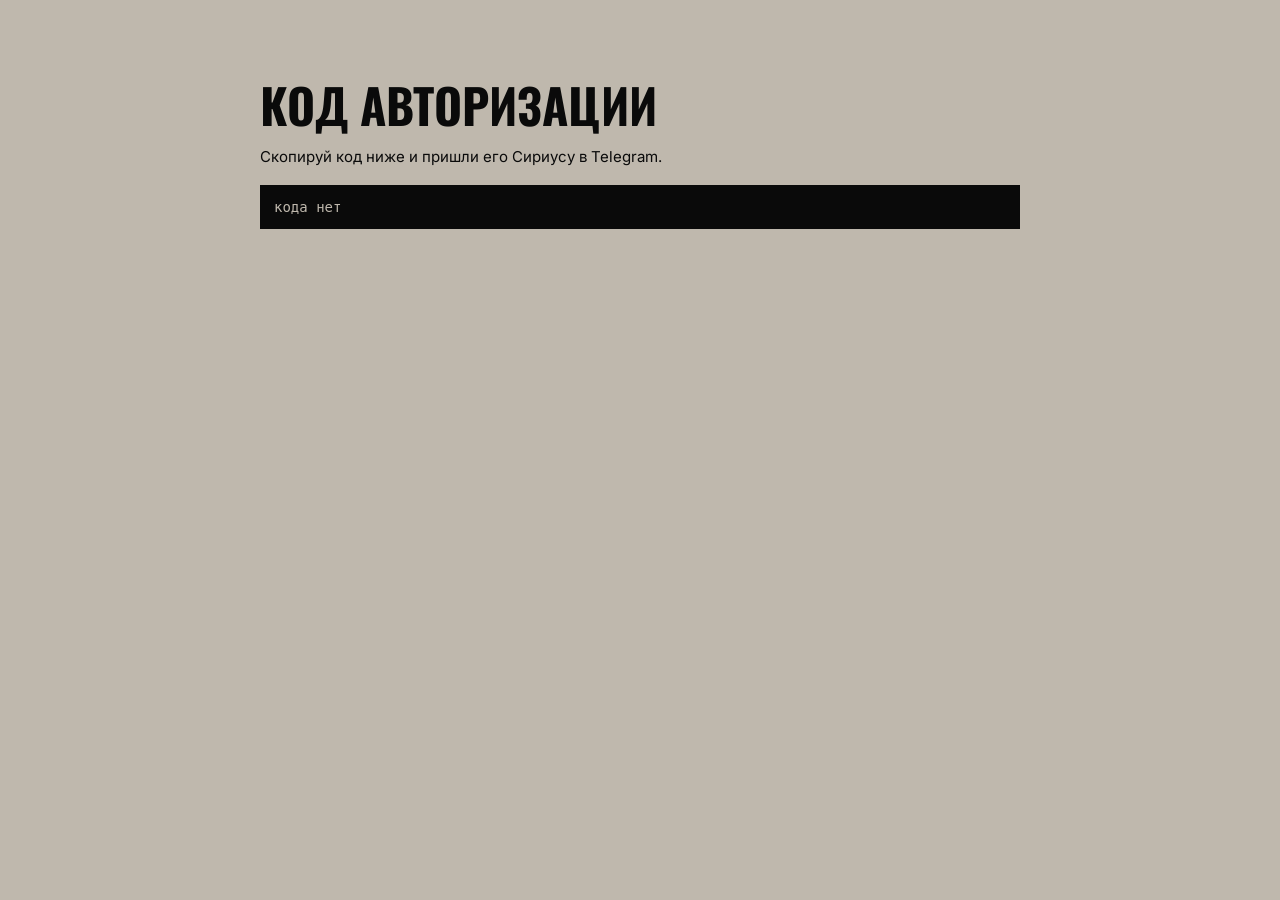
<file: tt/index.html>
<!doctype html>
<html lang="ru">
<head>
<meta charset="utf-8">
<meta name="viewport" content="width=device-width,initial-scale=1">
<title>Код авторизации — prosto rama</title>
<meta name="robots" content="noindex">
<link rel="icon" href="/favicon.ico" sizes="48x48">
<link href="/fonts/fonts.css" rel="stylesheet">
<style>
body{margin:0;background:#BFB8AD;color:#0A0A0A;font-family:Inter,sans-serif;font-weight:400}
main{max-width:760px;margin:0 auto;padding:48px 16px 64px}
a{color:inherit}
.back{font-size:11px;letter-spacing:6px;text-transform:uppercase;font-weight:300;text-decoration:none}
h1{font-family:Oswald,sans-serif;font-weight:700;font-size:clamp(30px,7vw,48px);line-height:1.05;text-transform:uppercase;margin:32px 0 8px}
p,li{font-size:15px;line-height:1.65}
code{display:block;word-break:break-all;background:#0A0A0A;color:#BFB8AD;padding:14px;font-size:14px}
</style>
</head>
<body>
<main>
<h1>Код авторизации</h1>
<p id="msg">Скопируй код ниже и пришли его Сириусу в Telegram.</p>
<code id="code"></code>
</main>
<script>
var p=new URLSearchParams(location.search);
document.getElementById("code").textContent=p.get("code")||p.get("error_description")||p.get("error")||"кода нет";
</script>
</body>
</html>
</file>
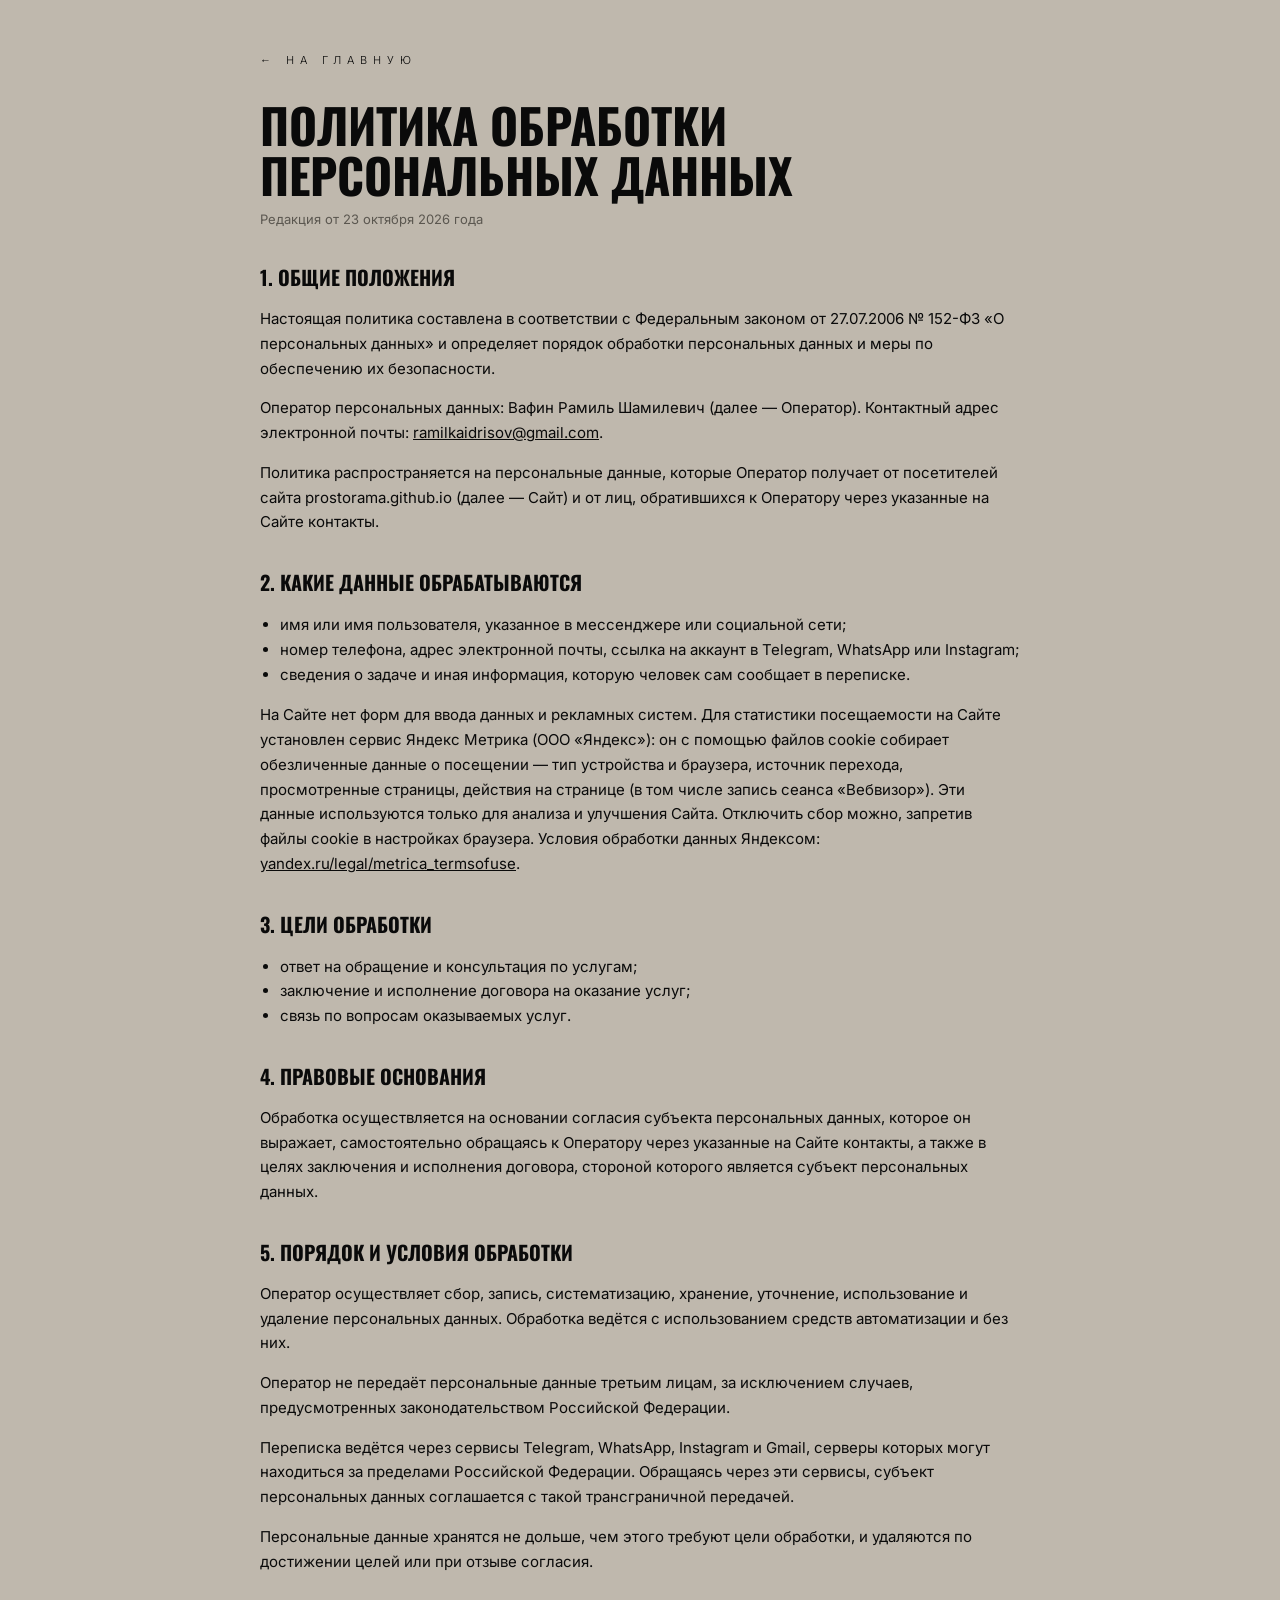
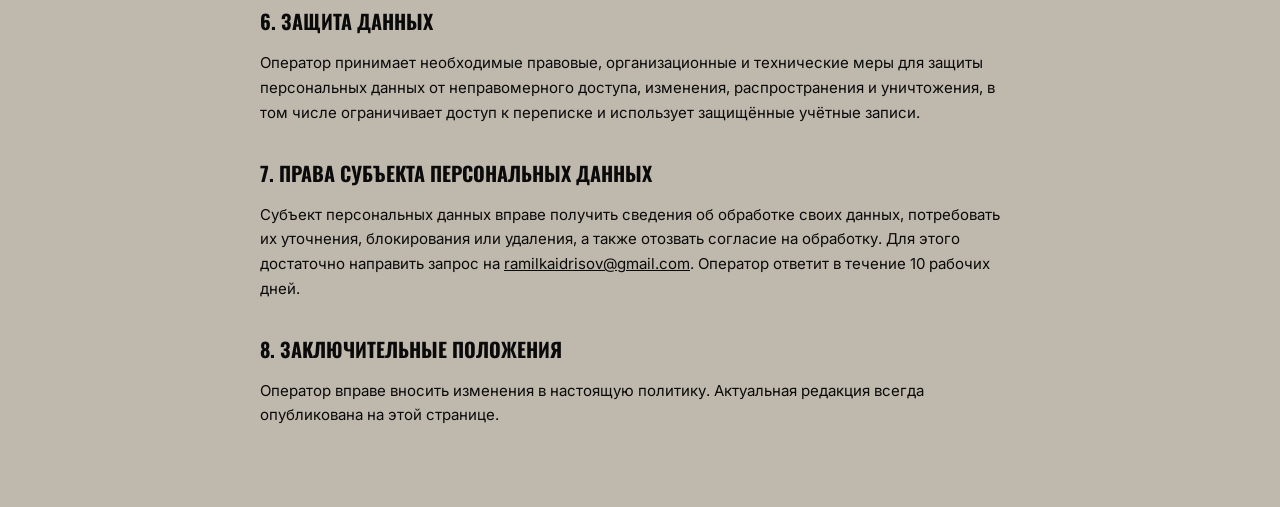
<file: privacy.html>
<!doctype html>
<html lang="ru">
<head>
<meta charset="utf-8">
<meta name="viewport" content="width=device-width,initial-scale=1">
<title>Политика обработки персональных данных — prosto rama</title>
<meta name="robots" content="noindex">
<link rel="icon" href="/favicon.ico" sizes="48x48">
<link href="fonts/fonts.css" rel="stylesheet">
<style>
body{margin:0;background:#BFB8AD;color:#0A0A0A;font-family:Inter,sans-serif;font-weight:400}
main{max-width:760px;margin:0 auto;padding:48px 16px 64px}
a{color:inherit}
.back{font-size:11px;letter-spacing:6px;text-transform:uppercase;font-weight:300;text-decoration:none}
h1{font-family:Oswald,sans-serif;font-weight:700;font-size:clamp(30px,7vw,48px);line-height:1.05;text-transform:uppercase;margin:32px 0 8px}
.date{font-size:13px;color:#5b5750;margin:0 0 32px}
h2{font-family:Oswald,sans-serif;font-weight:700;font-size:20px;text-transform:uppercase;margin:32px 0 10px}
p,li{font-size:15px;line-height:1.65}
ul{padding-left:20px}
</style>
</head>
<body>
<main>
<a class="back" href="./">← На главную</a>
<h1>Политика обработки персональных данных</h1>
<p class="date">Редакция от 23 октября 2026 года</p>

<h2>1. Общие положения</h2>
<p>Настоящая политика составлена в соответствии с Федеральным законом от 27.07.2006 № 152-ФЗ «О персональных данных» и определяет порядок обработки персональных данных и меры по обеспечению их безопасности.</p>
<p>Оператор персональных данных: Вафин Рамиль Шамилевич (далее — Оператор). Контактный адрес электронной почты: <a href="mailto:ramilkaidrisov@gmail.com">ramilkaidrisov@gmail.com</a>.</p>
<p>Политика распространяется на персональные данные, которые Оператор получает от посетителей сайта prostorama.github.io (далее — Сайт) и от лиц, обратившихся к Оператору через указанные на Сайте контакты.</p>

<h2>2. Какие данные обрабатываются</h2>
<ul>
<li>имя или имя пользователя, указанное в мессенджере или социальной сети;</li>
<li>номер телефона, адрес электронной почты, ссылка на аккаунт в Telegram, WhatsApp или Instagram;</li>
<li>сведения о задаче и иная информация, которую человек сам сообщает в переписке.</li>
</ul>
<p>На Сайте нет форм для ввода данных и рекламных систем. Для статистики посещаемости на Сайте установлен сервис Яндекс Метрика (ООО «Яндекс»): он с помощью файлов cookie собирает обезличенные данные о посещении — тип устройства и браузера, источник перехода, просмотренные страницы, действия на странице (в том числе запись сеанса «Вебвизор»). Эти данные используются только для анализа и улучшения Сайта. Отключить сбор можно, запретив файлы cookie в настройках браузера. Условия обработки данных Яндексом: <a href="https://yandex.ru/legal/metrica_termsofuse/" target="_blank" rel="noopener">yandex.ru/legal/metrica_termsofuse</a>.</p>

<h2>3. Цели обработки</h2>
<ul>
<li>ответ на обращение и консультация по услугам;</li>
<li>заключение и исполнение договора на оказание услуг;</li>
<li>связь по вопросам оказываемых услуг.</li>
</ul>

<h2>4. Правовые основания</h2>
<p>Обработка осуществляется на основании согласия субъекта персональных данных, которое он выражает, самостоятельно обращаясь к Оператору через указанные на Сайте контакты, а также в целях заключения и исполнения договора, стороной которого является субъект персональных данных.</p>

<h2>5. Порядок и условия обработки</h2>
<p>Оператор осуществляет сбор, запись, систематизацию, хранение, уточнение, использование и удаление персональных данных. Обработка ведётся с использованием средств автоматизации и без них.</p>
<p>Оператор не передаёт персональные данные третьим лицам, за исключением случаев, предусмотренных законодательством Российской Федерации.</p>
<p>Переписка ведётся через сервисы Telegram, WhatsApp, Instagram и Gmail, серверы которых могут находиться за пределами Российской Федерации. Обращаясь через эти сервисы, субъект персональных данных соглашается с такой трансграничной передачей.</p>
<p>Персональные данные хранятся не дольше, чем этого требуют цели обработки, и удаляются по достижении целей или при отзыве согласия.</p>

<h2>6. Защита данных</h2>
<p>Оператор принимает необходимые правовые, организационные и технические меры для защиты персональных данных от неправомерного доступа, изменения, распространения и уничтожения, в том числе ограничивает доступ к переписке и использует защищённые учётные записи.</p>

<h2>7. Права субъекта персональных данных</h2>
<p>Субъект персональных данных вправе получить сведения об обработке своих данных, потребовать их уточнения, блокирования или удаления, а также отозвать согласие на обработку. Для этого достаточно направить запрос на <a href="mailto:ramilkaidrisov@gmail.com">ramilkaidrisov@gmail.com</a>. Оператор ответит в течение 10 рабочих дней.</p>

<h2>8. Заключительные положения</h2>
<p>Оператор вправе вносить изменения в настоящую политику. Актуальная редакция всегда опубликована на этой странице.</p>
</main>
</body>
</html>
</file>
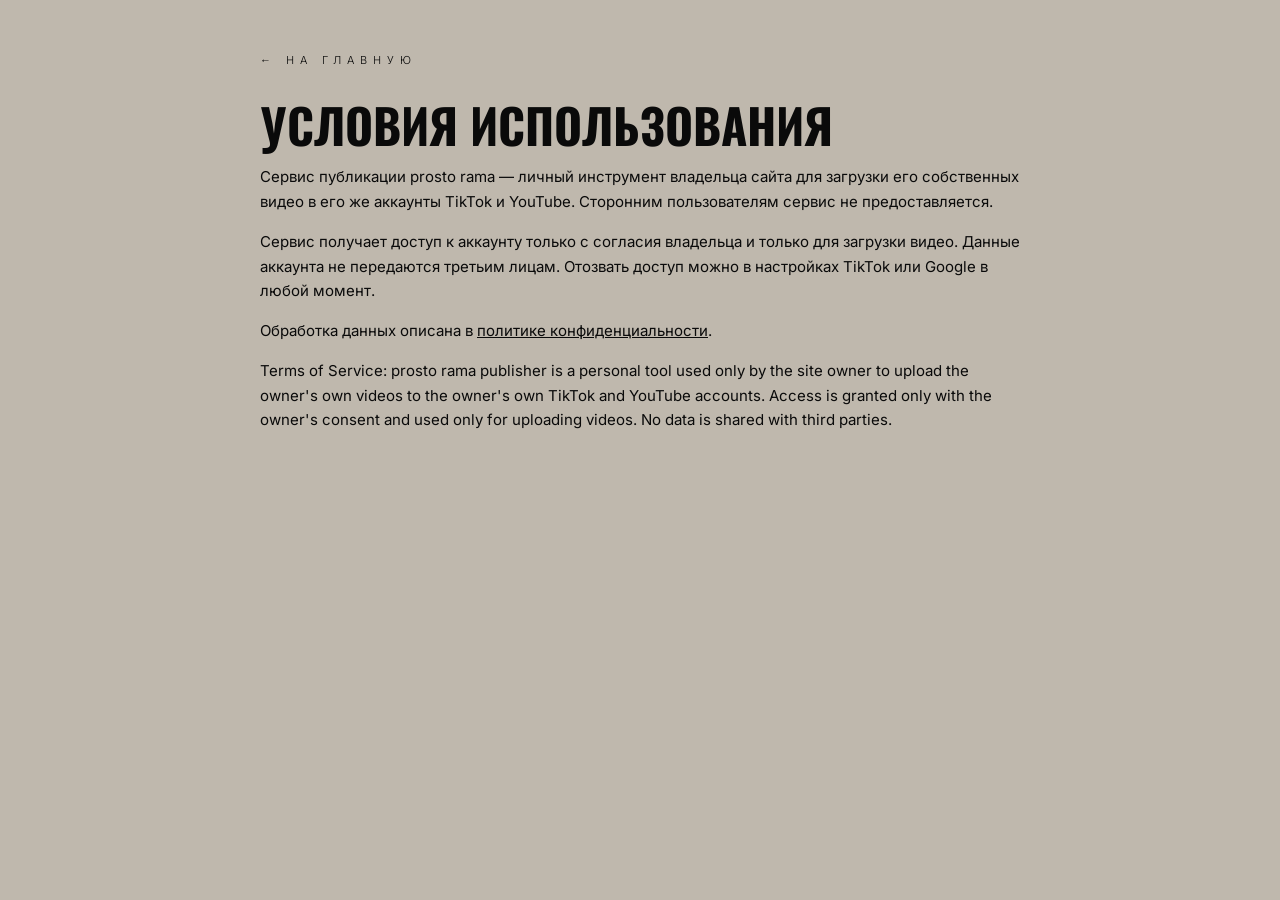
<file: terms.html>
<!doctype html>
<html lang="ru">
<head>
<meta charset="utf-8">
<meta name="viewport" content="width=device-width,initial-scale=1">
<title>Условия использования — prosto rama</title>
<meta name="robots" content="noindex">
<link rel="icon" href="/favicon.ico" sizes="48x48">
<link href="/fonts/fonts.css" rel="stylesheet">
<style>
body{margin:0;background:#BFB8AD;color:#0A0A0A;font-family:Inter,sans-serif;font-weight:400}
main{max-width:760px;margin:0 auto;padding:48px 16px 64px}
a{color:inherit}
.back{font-size:11px;letter-spacing:6px;text-transform:uppercase;font-weight:300;text-decoration:none}
h1{font-family:Oswald,sans-serif;font-weight:700;font-size:clamp(30px,7vw,48px);line-height:1.05;text-transform:uppercase;margin:32px 0 8px}
p,li{font-size:15px;line-height:1.65}
code{display:block;word-break:break-all;background:#0A0A0A;color:#BFB8AD;padding:14px;font-size:14px}
</style>
</head>
<body>
<main>
<a class="back" href="./">← На главную</a>
<h1>Условия использования</h1>
<p>Сервис публикации prosto rama — личный инструмент владельца сайта для загрузки его собственных видео в его же аккаунты TikTok и YouTube. Сторонним пользователям сервис не предоставляется.</p>
<p>Сервис получает доступ к аккаунту только с согласия владельца и только для загрузки видео. Данные аккаунта не передаются третьим лицам. Отозвать доступ можно в настройках TikTok или Google в любой момент.</p>
<p>Обработка данных описана в <a href="privacy.html">политике конфиденциальности</a>.</p>
<p>Terms of Service: prosto rama publisher is a personal tool used only by the site owner to upload the owner's own videos to the owner's own TikTok and YouTube accounts. Access is granted only with the owner's consent and used only for uploading videos. No data is shared with third parties.</p>
</main>
</body>
</html>
</file>
<file: fonts/fonts.css>
@font-face {
  font-family: 'Inter';
  font-style: normal;
  font-weight: 200;
  font-display: swap;
  src: url(inter-cyrillic-0.woff2) format('woff2');
  unicode-range: U+0301, U+0400-045F, U+0490-0491, U+04B0-04B1, U+2116;
}
@font-face {
  font-family: 'Inter';
  font-style: normal;
  font-weight: 200;
  font-display: swap;
  src: url(inter-latin-1.woff2) format('woff2');
  unicode-range: U+0000-00FF, U+0131, U+0152-0153, U+02BB-02BC, U+02C6, U+02DA, U+02DC, U+0304, U+0308, U+0329, U+2000-206F, U+20AC, U+2122, U+2191, U+2193, U+2212, U+2215, U+FEFF, U+FFFD;
}
@font-face {
  font-family: 'Inter';
  font-style: normal;
  font-weight: 300;
  font-display: swap;
  src: url(inter-cyrillic-0.woff2) format('woff2');
  unicode-range: U+0301, U+0400-045F, U+0490-0491, U+04B0-04B1, U+2116;
}
@font-face {
  font-family: 'Inter';
  font-style: normal;
  font-weight: 300;
  font-display: swap;
  src: url(inter-latin-1.woff2) format('woff2');
  unicode-range: U+0000-00FF, U+0131, U+0152-0153, U+02BB-02BC, U+02C6, U+02DA, U+02DC, U+0304, U+0308, U+0329, U+2000-206F, U+20AC, U+2122, U+2191, U+2193, U+2212, U+2215, U+FEFF, U+FFFD;
}
@font-face {
  font-family: 'Inter';
  font-style: normal;
  font-weight: 400;
  font-display: swap;
  src: url(inter-cyrillic-0.woff2) format('woff2');
  unicode-range: U+0301, U+0400-045F, U+0490-0491, U+04B0-04B1, U+2116;
}
@font-face {
  font-family: 'Inter';
  font-style: normal;
  font-weight: 400;
  font-display: swap;
  src: url(inter-latin-1.woff2) format('woff2');
  unicode-range: U+0000-00FF, U+0131, U+0152-0153, U+02BB-02BC, U+02C6, U+02DA, U+02DC, U+0304, U+0308, U+0329, U+2000-206F, U+20AC, U+2122, U+2191, U+2193, U+2212, U+2215, U+FEFF, U+FFFD;
}
@font-face {
  font-family: 'Inter';
  font-style: normal;
  font-weight: 500;
  font-display: swap;
  src: url(inter-cyrillic-0.woff2) format('woff2');
  unicode-range: U+0301, U+0400-045F, U+0490-0491, U+04B0-04B1, U+2116;
}
@font-face {
  font-family: 'Inter';
  font-style: normal;
  font-weight: 500;
  font-display: swap;
  src: url(inter-latin-1.woff2) format('woff2');
  unicode-range: U+0000-00FF, U+0131, U+0152-0153, U+02BB-02BC, U+02C6, U+02DA, U+02DC, U+0304, U+0308, U+0329, U+2000-206F, U+20AC, U+2122, U+2191, U+2193, U+2212, U+2215, U+FEFF, U+FFFD;
}
@font-face {
  font-family: 'Oswald';
  font-style: normal;
  font-weight: 200;
  font-display: swap;
  src: url(oswald-cyrillic-2.woff2) format('woff2');
  unicode-range: U+0301, U+0400-045F, U+0490-0491, U+04B0-04B1, U+2116;
}
@font-face {
  font-family: 'Oswald';
  font-style: normal;
  font-weight: 200;
  font-display: swap;
  src: url(oswald-latin-3.woff2) format('woff2');
  unicode-range: U+0000-00FF, U+0131, U+0152-0153, U+02BB-02BC, U+02C6, U+02DA, U+02DC, U+0304, U+0308, U+0329, U+2000-206F, U+20AC, U+2122, U+2191, U+2193, U+2212, U+2215, U+FEFF, U+FFFD;
}
@font-face {
  font-family: 'Oswald';
  font-style: normal;
  font-weight: 300;
  font-display: swap;
  src: url(oswald-cyrillic-2.woff2) format('woff2');
  unicode-range: U+0301, U+0400-045F, U+0490-0491, U+04B0-04B1, U+2116;
}
@font-face {
  font-family: 'Oswald';
  font-style: normal;
  font-weight: 300;
  font-display: swap;
  src: url(oswald-latin-3.woff2) format('woff2');
  unicode-range: U+0000-00FF, U+0131, U+0152-0153, U+02BB-02BC, U+02C6, U+02DA, U+02DC, U+0304, U+0308, U+0329, U+2000-206F, U+20AC, U+2122, U+2191, U+2193, U+2212, U+2215, U+FEFF, U+FFFD;
}
@font-face {
  font-family: 'Oswald';
  font-style: normal;
  font-weight: 700;
  font-display: swap;
  src: url(oswald-cyrillic-2.woff2) format('woff2');
  unicode-range: U+0301, U+0400-045F, U+0490-0491, U+04B0-04B1, U+2116;
}
@font-face {
  font-family: 'Oswald';
  font-style: normal;
  font-weight: 700;
  font-display: swap;
  src: url(oswald-latin-3.woff2) format('woff2');
  unicode-range: U+0000-00FF, U+0131, U+0152-0153, U+02BB-02BC, U+02C6, U+02DA, U+02DC, U+0304, U+0308, U+0329, U+2000-206F, U+20AC, U+2122, U+2191, U+2193, U+2212, U+2215, U+FEFF, U+FFFD;
}
</file>
